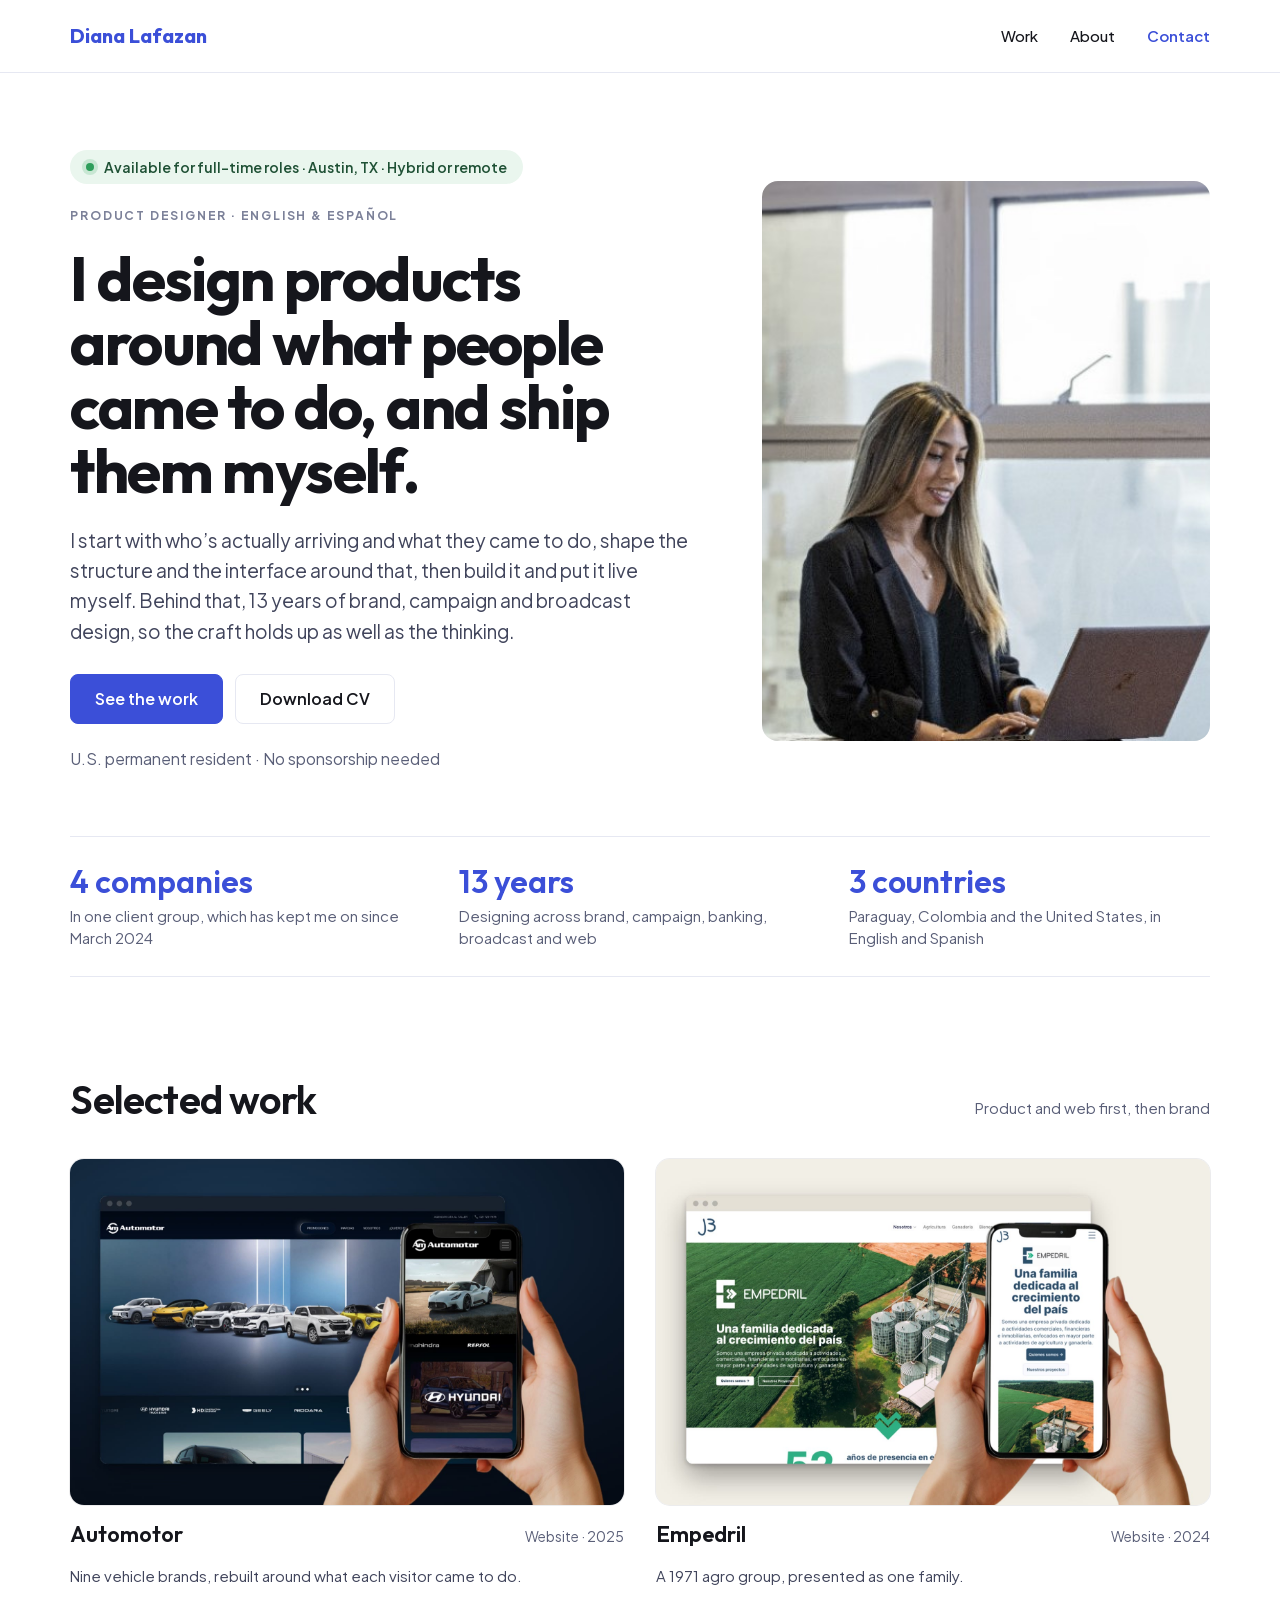
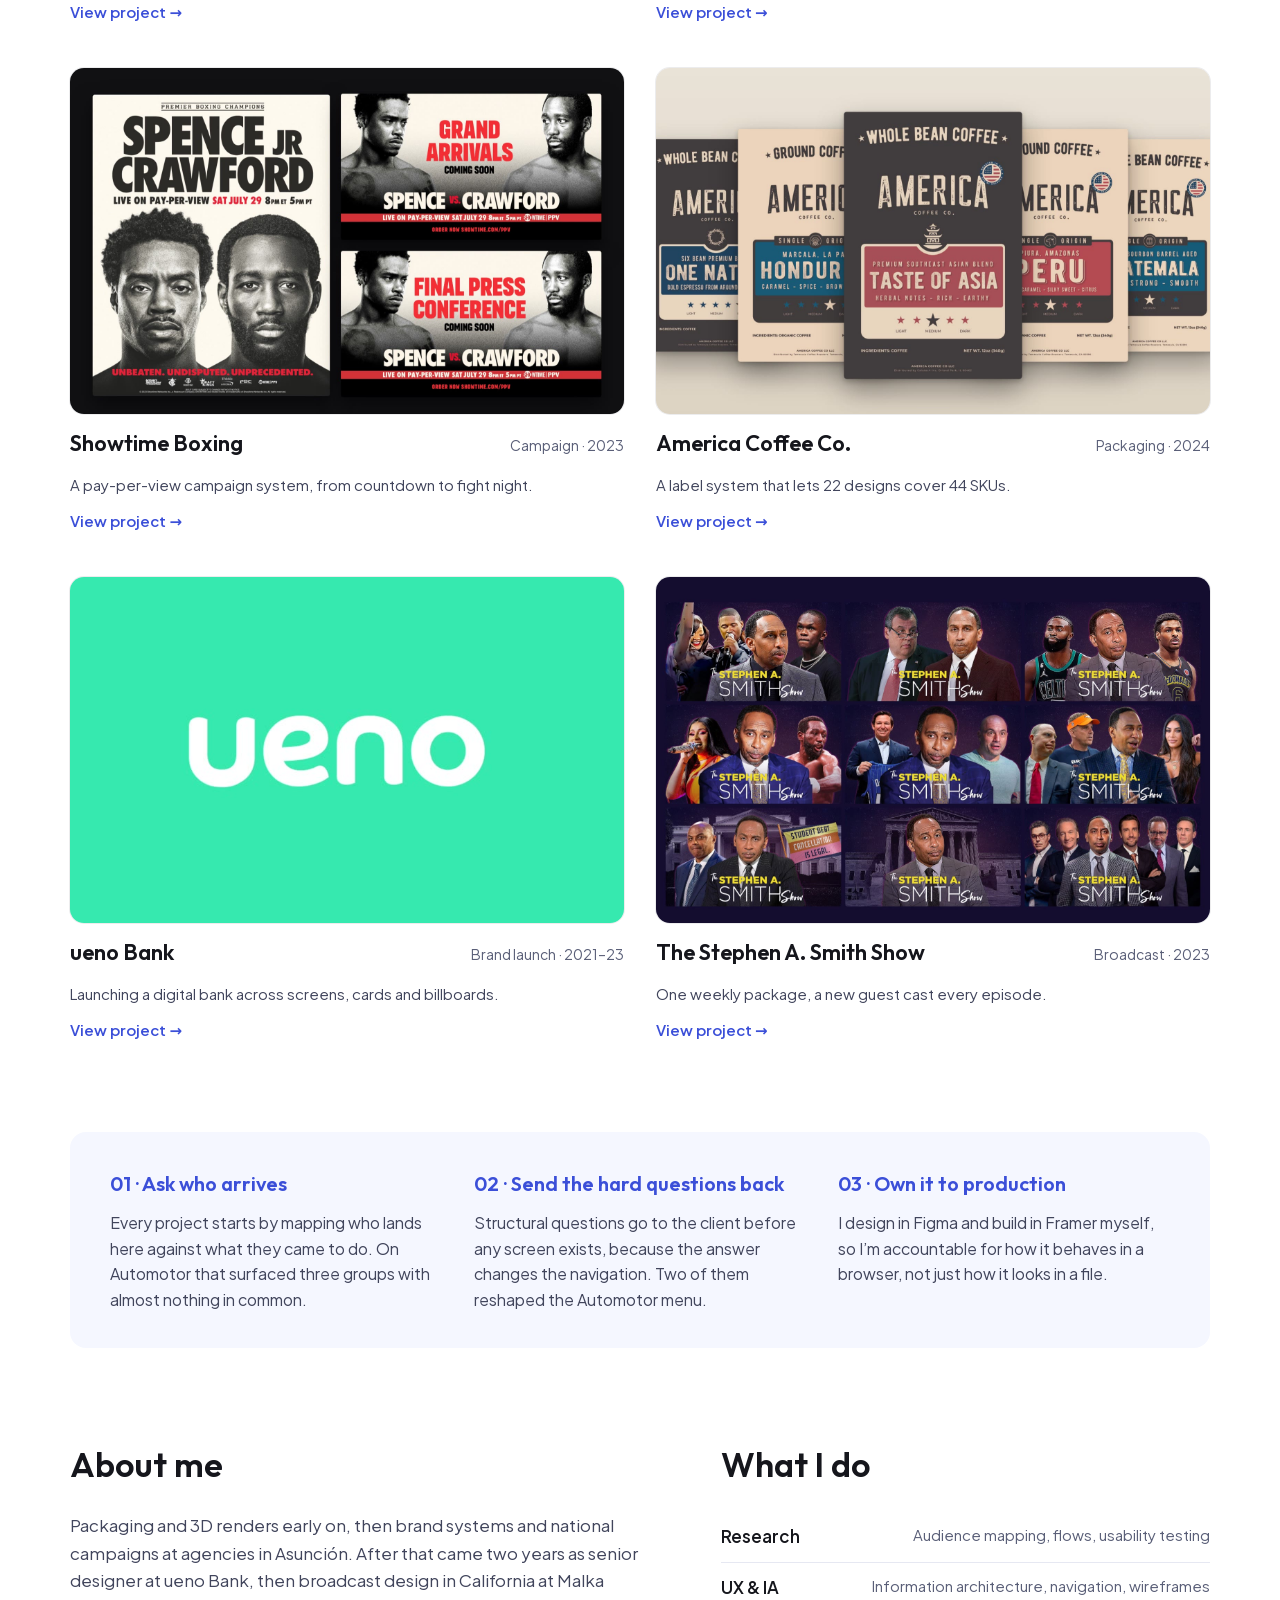
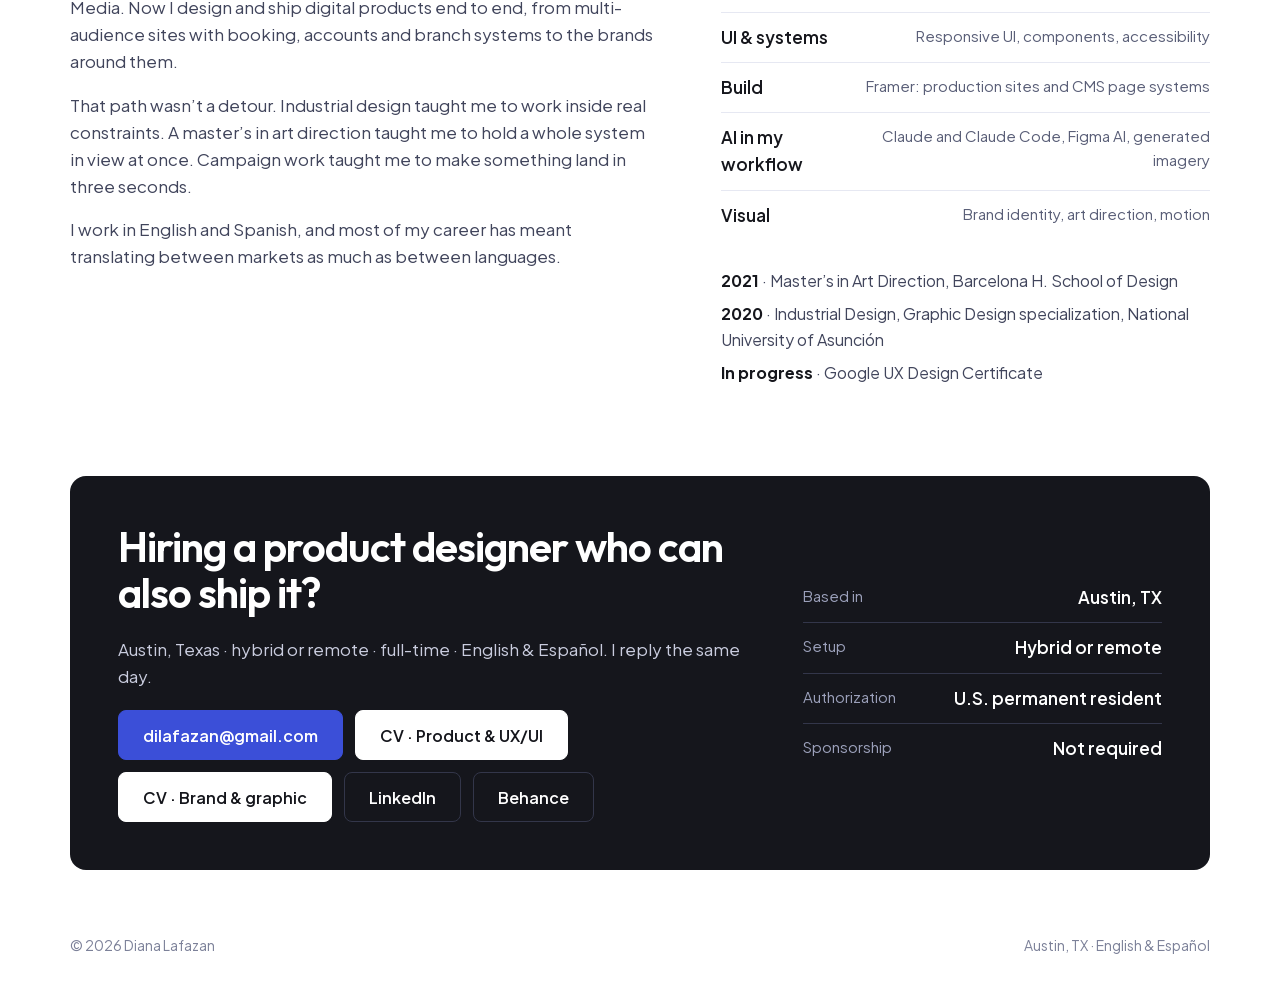
<file: index.html>
<!DOCTYPE html>
<html lang="en">
<head>
  <meta charset="utf-8">
  <meta name="viewport" content="width=device-width, initial-scale=1">
  <title>Diana Lafazan — Product Designer</title>
  <meta name="description" content="Diana Lafazan is a product designer in Austin, TX who takes products from the first research question to a live site, backed by 13 years of brand and campaign design.">
  <link rel="stylesheet" href="assets/css/site.css">
</head>
<body>
<!-- Generated by tools/build.py: edit the text there, not here. -->
<header class="site-header">
  <div class="wrap">
    <a class="brand-name" href="./">Diana Lafazan</a>
    <nav class="site-nav" aria-label="Main">
      <a href="./#work">Work</a>
      <a href="./#about">About</a>
      <a class="cta" href="./#contact">Contact</a>
    </nav>
  </div>
</header>
<main>
  <section class="hero">
    <div class="wrap">
      <div class="stack" style="gap: 22px;">
        <span class="status"><i aria-hidden="true"></i>Available for full-time roles · Austin, TX · Hybrid or remote</span>
        <span class="eyebrow">Product designer · English &amp; Español</span>
        <h1>I design products around what people came to do, and ship them myself.</h1>
        <p class="lede">I start with who’s actually arriving and what they came to do, shape the structure and the interface around that, then build it and put it live myself. Behind that, 13 years of brand, campaign and broadcast design, so the craft holds up as well as the thinking.</p>
        <div class="btn-row" style="padding-top: 6px;">
          <a class="btn primary" href="#work">See the work</a>
          <a class="btn" href="assets/Diana-Lafazan-CV-UX-UI-Designer.pdf" download>Download CV</a>
        </div>
        <p class="note">U.S. permanent resident · No sponsorship needed</p>
      </div>
      <figure class="portrait">
        <img src="assets/img/diana.jpg" alt="Diana Lafazan working on a laptop by a window">
      </figure>
    </div>
  </section>
  <div class="wrap">
    <section class="numbers" aria-label="At a glance">
      <div><b>4 companies</b><span>In one client group, which has kept me on since March 2024</span></div>
      <div><b>13 years</b><span>Designing across brand, campaign, banking, broadcast and web</span></div>
      <div><b>3 countries</b><span>Paraguay, Colombia and the United States, in English and Spanish</span></div>
    </section>
    <section class="section" id="work">
      <div class="section-head"><h2>Selected work</h2><span>Product and web first, then brand</span></div>
    <div class="grid">
      <a class="card" href="work/automotor.html">
        <div class="thumb"><img src="assets/img/card-automotor.jpg" alt="Automotor project cover" loading="lazy"></div>
        <div class="meta"><h3>Automotor</h3><span class="tag">Website · 2025</span></div>
        <p>Nine vehicle brands, rebuilt around what each visitor came to do.</p>
        <span class="go">View project →</span>
      </a>
      <a class="card" href="work/empedril.html">
        <div class="thumb"><img src="assets/img/card-empedril.jpg" alt="Empedril project cover" loading="lazy"></div>
        <div class="meta"><h3>Empedril</h3><span class="tag">Website · 2024</span></div>
        <p>A 1971 agro group, presented as one family.</p>
        <span class="go">View project →</span>
      </a>
      <a class="card" href="work/showtime.html">
        <div class="thumb"><img src="assets/img/card-showtime.jpg" alt="Showtime Boxing project cover" loading="lazy"></div>
        <div class="meta"><h3>Showtime Boxing</h3><span class="tag">Campaign · 2023</span></div>
        <p>A pay-per-view campaign system, from countdown to fight night.</p>
        <span class="go">View project →</span>
      </a>
      <a class="card" href="work/america-coffee.html">
        <div class="thumb"><img src="assets/img/card-america.jpg" alt="America Coffee Co. project cover" loading="lazy"></div>
        <div class="meta"><h3>America Coffee Co.</h3><span class="tag">Packaging · 2024</span></div>
        <p>A label system that lets 22 designs cover 44 SKUs.</p>
        <span class="go">View project →</span>
      </a>
      <a class="card" href="work/ueno.html">
        <div class="thumb"><video autoplay muted loop playsinline preload="metadata" poster="assets/img/ueno-logo-still.jpg" aria-label="ueno logo animation: the wordmark draws itself like flowing water"><source src="assets/img/ueno-logo-animation.mp4" type="video/mp4"></video><img class="still" src="assets/img/ueno-logo-still.jpg" alt="ueno logo animation: the wordmark draws itself like flowing water"></div>
        <div class="meta"><h3>ueno Bank</h3><span class="tag">Brand launch · 2021–23</span></div>
        <p>Launching a digital bank across screens, cards and billboards.</p>
        <span class="go">View project →</span>
      </a>
      <a class="card" href="work/stephen-a-smith.html">
        <div class="thumb"><img src="assets/img/card-sas.jpg" alt="The Stephen A. Smith Show project cover" loading="lazy"></div>
        <div class="meta"><h3>The Stephen A. Smith Show</h3><span class="tag">Broadcast · 2023</span></div>
        <p>One weekly package, a new guest cast every episode.</p>
        <span class="go">View project →</span>
      </a>
    </div>
    </section>
    <section class="section"><div class="how" aria-label="How I work">
      <div><h3>01 · Ask who arrives</h3><p>Every project starts by mapping who lands here against what they came to do. On Automotor that surfaced three groups with almost nothing in common.</p></div>
      <div><h3>02 · Send the hard questions back</h3><p>Structural questions go to the client before any screen exists, because the answer changes the navigation. Two of them reshaped the Automotor menu.</p></div>
      <div><h3>03 · Own it to production</h3><p>I design in Figma and build in Framer myself, so I’m accountable for how it behaves in a browser, not just how it looks in a file.</p></div>
    </div></section>
    <section class="section about" id="about">
      <div class="stack">
        <h2>About me</h2>
        <p>Packaging and 3D renders early on, then brand systems and national campaigns at agencies in Asunción. After that came two years as senior designer at ueno Bank, then broadcast design in California at Malka Media. Now I design and ship digital products end to end, from multi-audience sites with booking, accounts and branch systems to the brands around them.</p>
        <p>That path wasn’t a detour. Industrial design taught me to work inside real constraints. A master’s in art direction taught me to hold a whole system in view at once. Campaign work taught me to make something land in three seconds.</p>
        <p>I work in English and Spanish, and most of my career has meant translating between markets as much as between languages.</p>
      </div>
      <div class="stack">
        <h2>What I do</h2>
        <div class="rows">
          <div><b>Research</b><span>Audience mapping, flows, usability testing</span></div>
          <div><b>UX &amp; IA</b><span>Information architecture, navigation, wireframes</span></div>
          <div><b>UI &amp; systems</b><span>Responsive UI, components, accessibility</span></div>
          <div><b>Build</b><span>Framer: production sites and CMS page systems</span></div>
          <div><b>AI in my workflow</b><span>Claude and Claude Code, Figma AI, generated imagery</span></div>
          <div><b>Visual</b><span>Brand identity, art direction, motion</span></div>
        </div>
        <div class="edu">
          <span><strong>2021</strong> · Master’s in Art Direction, Barcelona H. School of Design</span>
          <span><strong>2020</strong> · Industrial Design, Graphic Design specialization, National University of Asunción</span>
          <span><strong>In progress</strong> · Google UX Design Certificate</span>
        </div>
      </div>
    </section>
    <section class="hire" id="contact">
      <div class="stack" style="gap: 20px;">
        <h2>Hiring a product designer who can also ship it?</h2>
        <p>Austin, Texas · hybrid or remote · full-time · English &amp; Español. I reply the same day.</p>
        <div class="btn-row">
          <a class="btn primary" href="mailto:dilafazan@gmail.com">dilafazan@gmail.com</a>
          <a class="btn white" href="assets/Diana-Lafazan-CV-UX-UI-Designer.pdf" download>CV · Product &amp; UX/UI</a>
          <a class="btn white" href="assets/Diana-Lafazan-CV-Brand-Designer.pdf" download>CV · Brand &amp; graphic</a>
          <a class="btn" href="https://www.linkedin.com/in/dianalafazan/" target="_blank" rel="noopener">LinkedIn</a>
          <a class="btn" href="https://www.behance.net/dilafazan" target="_blank" rel="noopener">Behance</a>
        </div>
      </div>
      <div class="rows">
        <div><span>Based in</span><b>Austin, TX</b></div>
        <div><span>Setup</span><b>Hybrid or remote</b></div>
        <div><span>Authorization</span><b>U.S. permanent resident</b></div>
        <div><span>Sponsorship</span><b>Not required</b></div>
      </div>
    </section>
  </div>
</main>
<footer class="site-footer">
  <div class="wrap"><span>© 2026 Diana Lafazan</span><span>Austin, TX · English &amp; Español</span></div>
</footer>
</body>
</html>
</file>
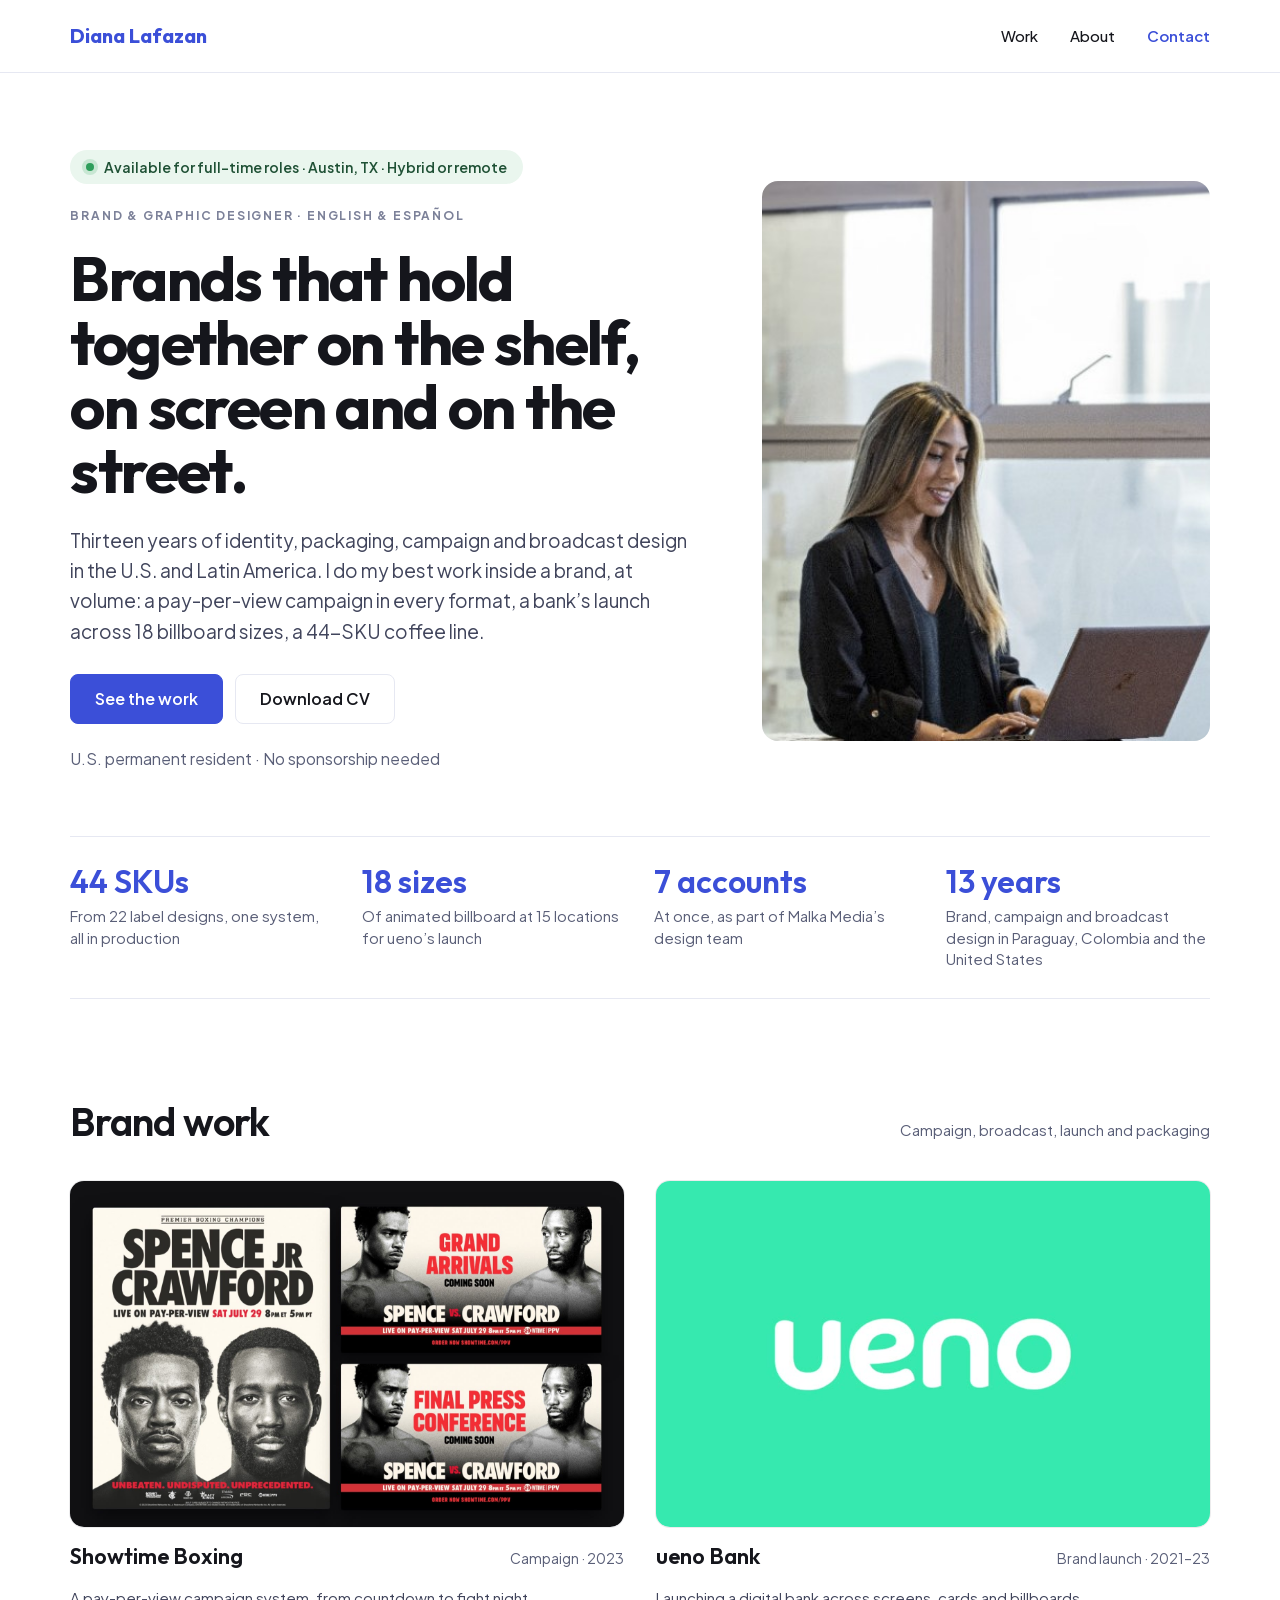
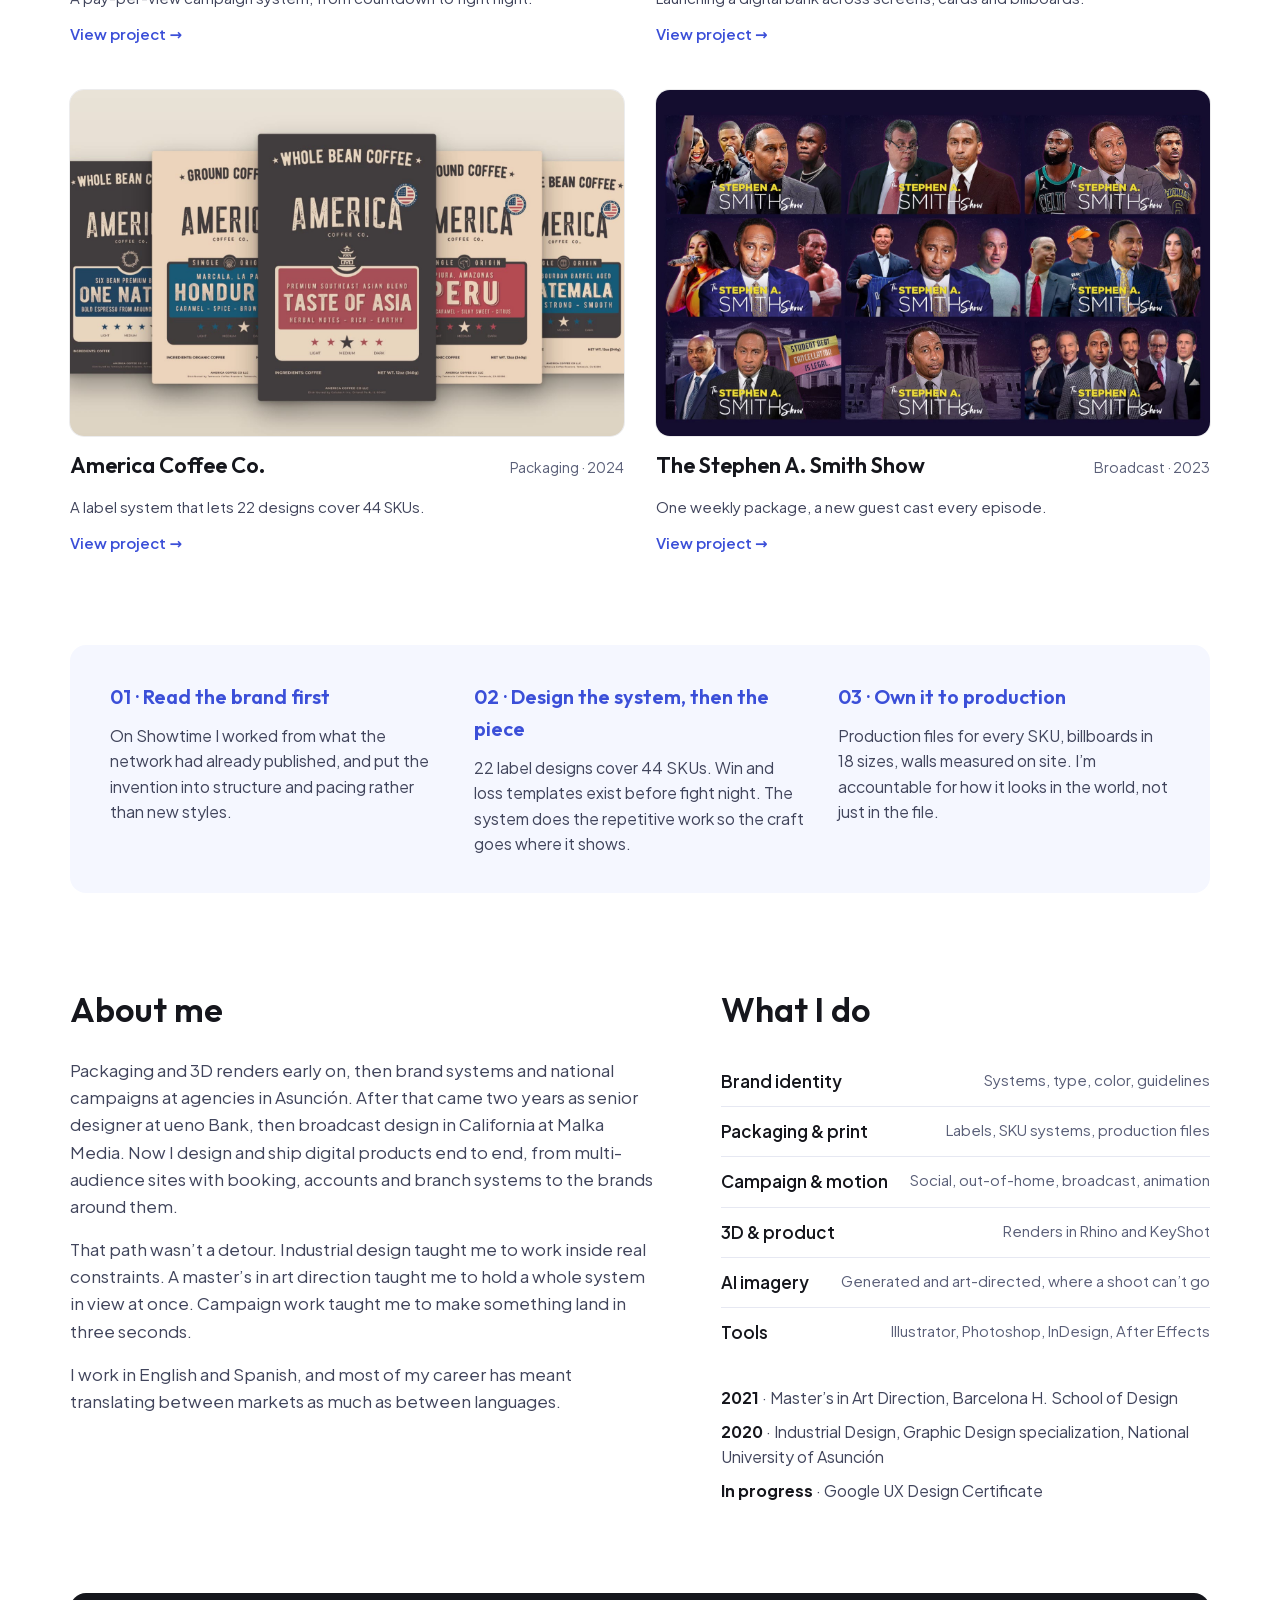
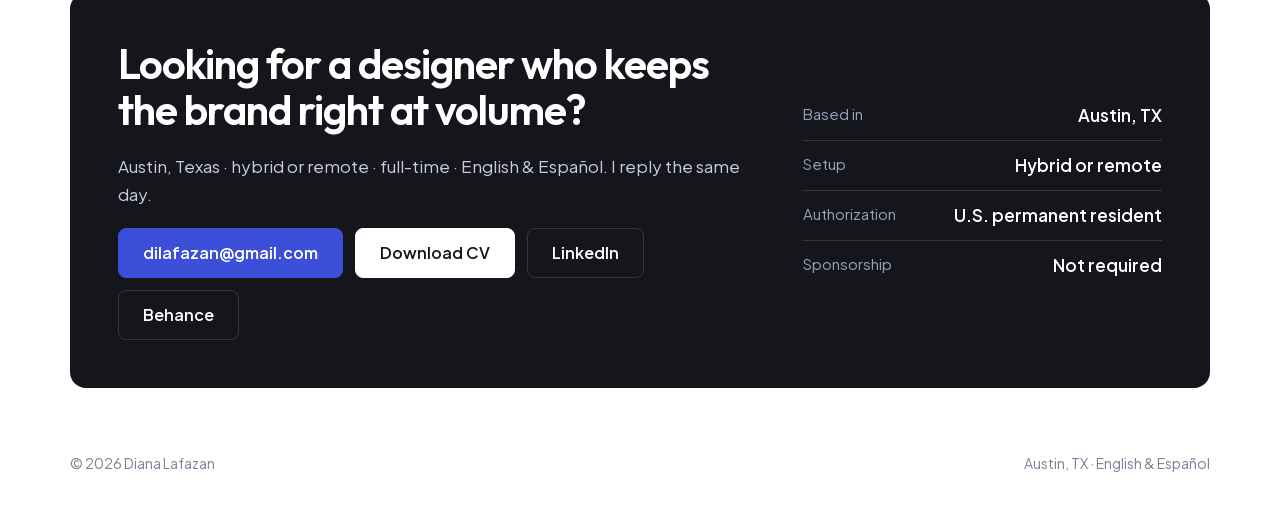
<file: brand/index.html>
<!DOCTYPE html>
<html lang="en">
<head>
  <meta charset="utf-8">
  <meta name="viewport" content="width=device-width, initial-scale=1">
  <title>Diana Lafazan — Brand &amp; Graphic Designer</title>
  <meta name="description" content="Brand, packaging, campaign and broadcast design by Diana Lafazan: Showtime, ueno Bank, America Coffee, The Stephen A. Smith Show.">
  <link rel="stylesheet" href="../assets/css/site.css">
</head>
<body>
<!-- Generated by tools/build.py: edit the text there, not here. -->
<header class="site-header">
  <div class="wrap">
    <a class="brand-name" href="./">Diana Lafazan</a>
    <nav class="site-nav" aria-label="Main">
      <a href="./#work">Work</a>
      <a href="./#about">About</a>
      <a class="cta" href="./#contact">Contact</a>
    </nav>
  </div>
</header>
<main>
  <section class="hero">
    <div class="wrap">
      <div class="stack" style="gap: 22px;">
        <span class="status"><i aria-hidden="true"></i>Available for full-time roles · Austin, TX · Hybrid or remote</span>
        <span class="eyebrow">Brand &amp; graphic designer · English &amp; Español</span>
        <h1>Brands that hold together on the shelf, on screen and on the street.</h1>
        <p class="lede">Thirteen years of identity, packaging, campaign and broadcast design in the U.S. and Latin America. I do my best work inside a brand, at volume: a pay-per-view campaign in every format, a bank’s launch across 18 billboard sizes, a 44-SKU coffee line.</p>
        <div class="btn-row" style="padding-top: 6px;">
          <a class="btn primary" href="#work">See the work</a>
          <a class="btn" href="../assets/Diana-Lafazan-CV-Brand-Designer.pdf" download>Download CV</a>
        </div>
        <p class="note">U.S. permanent resident · No sponsorship needed</p>
      </div>
      <figure class="portrait">
        <img src="../assets/img/diana.jpg" alt="Diana Lafazan working on a laptop by a window">
      </figure>
    </div>
  </section>
  <div class="wrap">
    <section class="numbers" aria-label="At a glance">
      <div><b>44 SKUs</b><span>From 22 label designs, one system, all in production</span></div>
      <div><b>18 sizes</b><span>Of animated billboard at 15 locations for ueno’s launch</span></div>
      <div><b>7 accounts</b><span>At once, as part of Malka Media’s design team</span></div>
      <div><b>13 years</b><span>Brand, campaign and broadcast design in Paraguay, Colombia and the United States</span></div>
    </section>
    <section class="section" id="work">
      <div class="section-head"><h2>Brand work</h2><span>Campaign, broadcast, launch and packaging</span></div>
    <div class="grid">
      <a class="card" href="../work/showtime.html">
        <div class="thumb"><img src="../assets/img/card-showtime.jpg" alt="Showtime Boxing project cover" loading="lazy"></div>
        <div class="meta"><h3>Showtime Boxing</h3><span class="tag">Campaign · 2023</span></div>
        <p>A pay-per-view campaign system, from countdown to fight night.</p>
        <span class="go">View project →</span>
      </a>
      <a class="card" href="../work/ueno.html">
        <div class="thumb"><video autoplay muted loop playsinline preload="metadata" poster="../assets/img/ueno-logo-still.jpg" aria-label="ueno logo animation: the wordmark draws itself like flowing water"><source src="../assets/img/ueno-logo-animation.mp4" type="video/mp4"></video><img class="still" src="../assets/img/ueno-logo-still.jpg" alt="ueno logo animation: the wordmark draws itself like flowing water"></div>
        <div class="meta"><h3>ueno Bank</h3><span class="tag">Brand launch · 2021–23</span></div>
        <p>Launching a digital bank across screens, cards and billboards.</p>
        <span class="go">View project →</span>
      </a>
      <a class="card" href="../work/america-coffee.html">
        <div class="thumb"><img src="../assets/img/card-america.jpg" alt="America Coffee Co. project cover" loading="lazy"></div>
        <div class="meta"><h3>America Coffee Co.</h3><span class="tag">Packaging · 2024</span></div>
        <p>A label system that lets 22 designs cover 44 SKUs.</p>
        <span class="go">View project →</span>
      </a>
      <a class="card" href="../work/stephen-a-smith.html">
        <div class="thumb"><img src="../assets/img/card-sas.jpg" alt="The Stephen A. Smith Show project cover" loading="lazy"></div>
        <div class="meta"><h3>The Stephen A. Smith Show</h3><span class="tag">Broadcast · 2023</span></div>
        <p>One weekly package, a new guest cast every episode.</p>
        <span class="go">View project →</span>
      </a>
    </div>
    </section>
    <section class="section"><div class="how" aria-label="How I work">
      <div><h3>01 · Read the brand first</h3><p>On Showtime I worked from what the network had already published, and put the invention into structure and pacing rather than new styles.</p></div>
      <div><h3>02 · Design the system, then the piece</h3><p>22 label designs cover 44 SKUs. Win and loss templates exist before fight night. The system does the repetitive work so the craft goes where it shows.</p></div>
      <div><h3>03 · Own it to production</h3><p>Production files for every SKU, billboards in 18 sizes, walls measured on site. I’m accountable for how it looks in the world, not just in the file.</p></div>
    </div></section>
    <section class="section about" id="about">
      <div class="stack">
        <h2>About me</h2>
        <p>Packaging and 3D renders early on, then brand systems and national campaigns at agencies in Asunción. After that came two years as senior designer at ueno Bank, then broadcast design in California at Malka Media. Now I design and ship digital products end to end, from multi-audience sites with booking, accounts and branch systems to the brands around them.</p>
        <p>That path wasn’t a detour. Industrial design taught me to work inside real constraints. A master’s in art direction taught me to hold a whole system in view at once. Campaign work taught me to make something land in three seconds.</p>
        <p>I work in English and Spanish, and most of my career has meant translating between markets as much as between languages.</p>
      </div>
      <div class="stack">
        <h2>What I do</h2>
        <div class="rows">
          <div><b>Brand identity</b><span>Systems, type, color, guidelines</span></div>
          <div><b>Packaging &amp; print</b><span>Labels, SKU systems, production files</span></div>
          <div><b>Campaign &amp; motion</b><span>Social, out-of-home, broadcast, animation</span></div>
          <div><b>3D &amp; product</b><span>Renders in Rhino and KeyShot</span></div>
          <div><b>AI imagery</b><span>Generated and art-directed, where a shoot can’t go</span></div>
          <div><b>Tools</b><span>Illustrator, Photoshop, InDesign, After Effects</span></div>
        </div>
        <div class="edu">
          <span><strong>2021</strong> · Master’s in Art Direction, Barcelona H. School of Design</span>
          <span><strong>2020</strong> · Industrial Design, Graphic Design specialization, National University of Asunción</span>
          <span><strong>In progress</strong> · Google UX Design Certificate</span>
        </div>
      </div>
    </section>
    <section class="hire" id="contact">
      <div class="stack" style="gap: 20px;">
        <h2>Looking for a designer who keeps the brand right at volume?</h2>
        <p>Austin, Texas · hybrid or remote · full-time · English &amp; Español. I reply the same day.</p>
        <div class="btn-row">
          <a class="btn primary" href="mailto:dilafazan@gmail.com">dilafazan@gmail.com</a>
          <a class="btn white" href="../assets/Diana-Lafazan-CV-Brand-Designer.pdf" download>Download CV</a>
          <a class="btn" href="https://www.linkedin.com/in/dianalafazan/" target="_blank" rel="noopener">LinkedIn</a>
          <a class="btn" href="https://www.behance.net/dilafazan" target="_blank" rel="noopener">Behance</a>
        </div>
      </div>
      <div class="rows">
        <div><span>Based in</span><b>Austin, TX</b></div>
        <div><span>Setup</span><b>Hybrid or remote</b></div>
        <div><span>Authorization</span><b>U.S. permanent resident</b></div>
        <div><span>Sponsorship</span><b>Not required</b></div>
      </div>
    </section>
  </div>
</main>
<footer class="site-footer">
  <div class="wrap"><span>© 2026 Diana Lafazan</span><span>Austin, TX · English &amp; Español</span></div>
</footer>
</body>
</html>
</file>
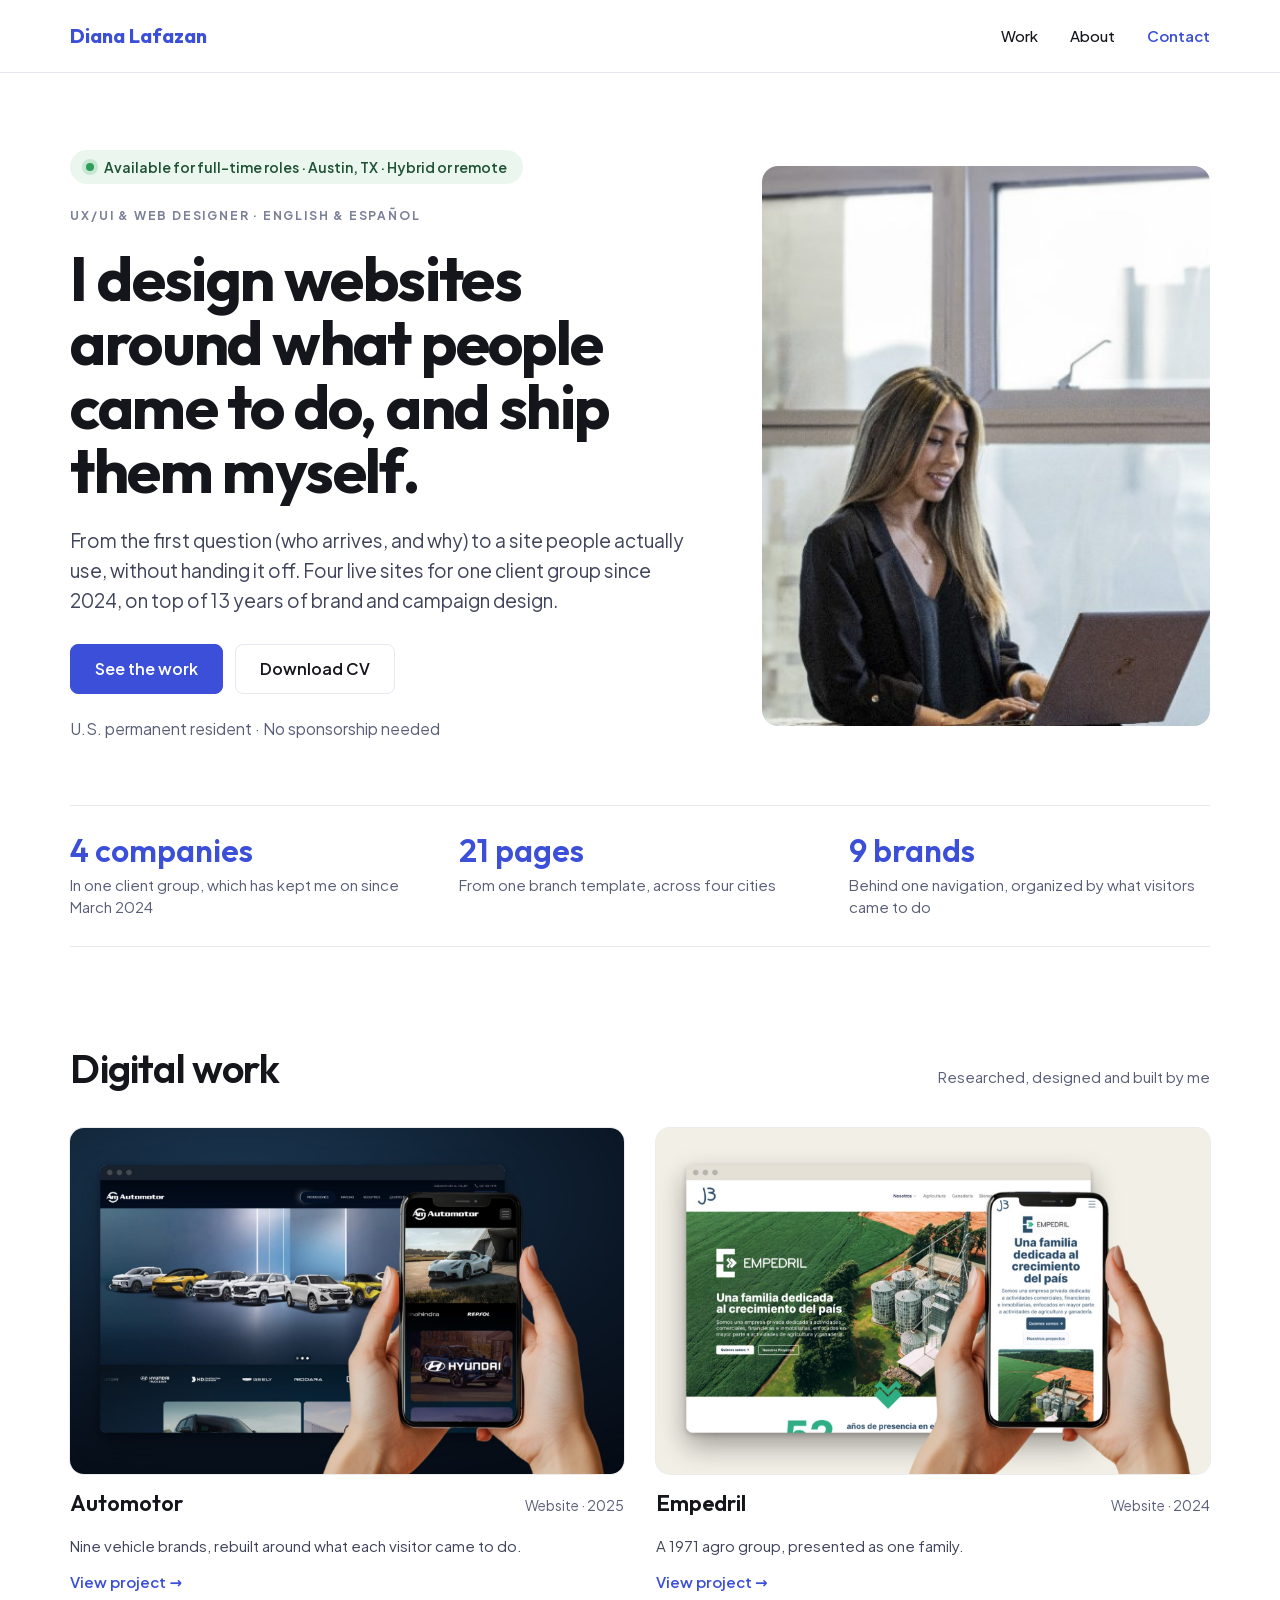
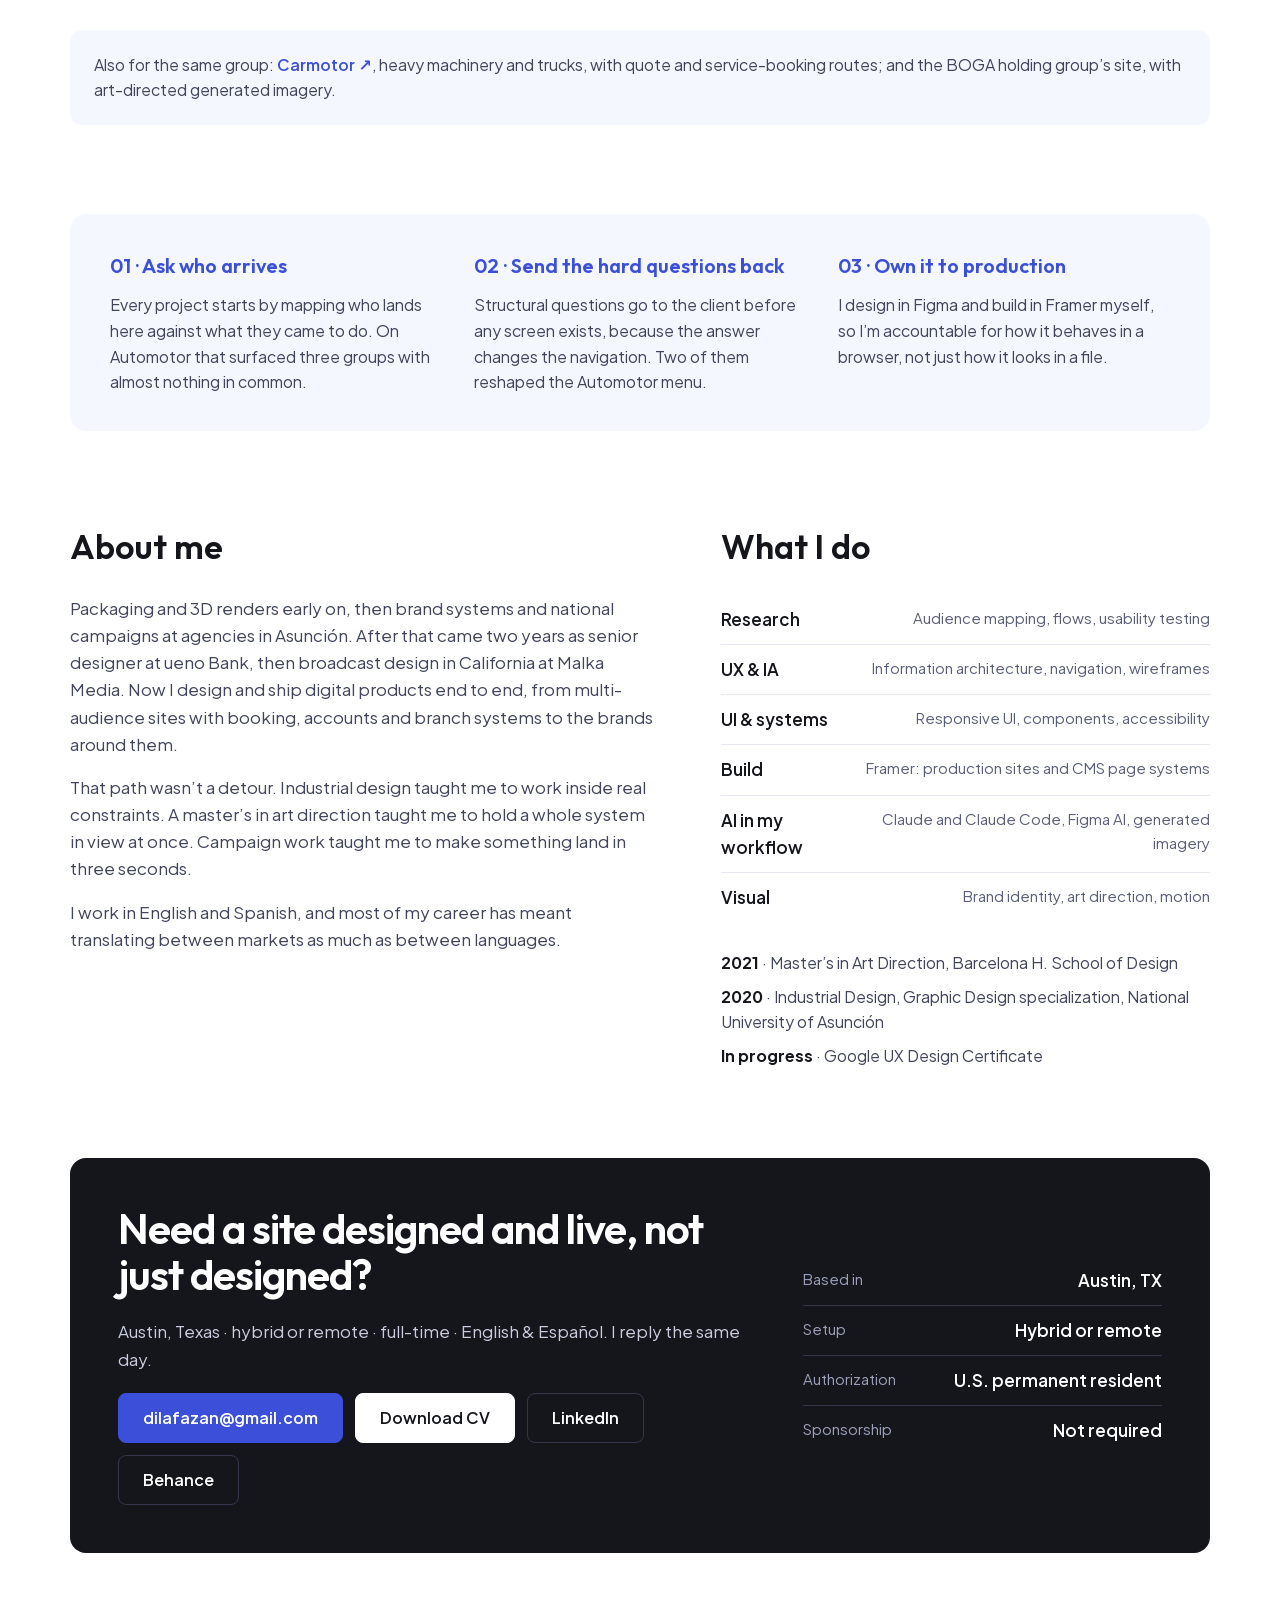
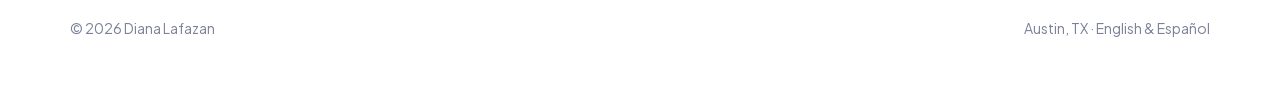
<file: digital/index.html>
<!DOCTYPE html>
<html lang="en">
<head>
  <meta charset="utf-8">
  <meta name="viewport" content="width=device-width, initial-scale=1">
  <title>Diana Lafazan — UX/UI &amp; Web Designer</title>
  <meta name="description" content="Websites researched, designed and built in Framer by Diana Lafazan: Automotor and Empedril.">
  <link rel="stylesheet" href="../assets/css/site.css">
</head>
<body>
<!-- Generated by tools/build.py: edit the text there, not here. -->
<header class="site-header">
  <div class="wrap">
    <a class="brand-name" href="./">Diana Lafazan</a>
    <nav class="site-nav" aria-label="Main">
      <a href="./#work">Work</a>
      <a href="./#about">About</a>
      <a class="cta" href="./#contact">Contact</a>
    </nav>
  </div>
</header>
<main>
  <section class="hero">
    <div class="wrap">
      <div class="stack" style="gap: 22px;">
        <span class="status"><i aria-hidden="true"></i>Available for full-time roles · Austin, TX · Hybrid or remote</span>
        <span class="eyebrow">UX/UI &amp; web designer · English &amp; Español</span>
        <h1>I design websites around what people came to do, and ship them myself.</h1>
        <p class="lede">From the first question (who arrives, and why) to a site people actually use, without handing it off. Four live sites for one client group since 2024, on top of 13 years of brand and campaign design.</p>
        <div class="btn-row" style="padding-top: 6px;">
          <a class="btn primary" href="#work">See the work</a>
          <a class="btn" href="../assets/Diana-Lafazan-CV-UX-UI-Designer.pdf" download>Download CV</a>
        </div>
        <p class="note">U.S. permanent resident · No sponsorship needed</p>
      </div>
      <figure class="portrait">
        <img src="../assets/img/diana.jpg" alt="Diana Lafazan working on a laptop by a window">
      </figure>
    </div>
  </section>
  <div class="wrap">
    <section class="numbers" aria-label="At a glance">
      <div><b>4 companies</b><span>In one client group, which has kept me on since March 2024</span></div>
      <div><b>21 pages</b><span>From one branch template, across four cities</span></div>
      <div><b>9 brands</b><span>Behind one navigation, organized by what visitors came to do</span></div>
    </section>
    <section class="section" id="work">
      <div class="section-head"><h2>Digital work</h2><span>Researched, designed and built by me</span></div>
    <div class="grid">
      <a class="card" href="../work/automotor.html">
        <div class="thumb"><img src="../assets/img/card-automotor.jpg" alt="Automotor project cover" loading="lazy"></div>
        <div class="meta"><h3>Automotor</h3><span class="tag">Website · 2025</span></div>
        <p>Nine vehicle brands, rebuilt around what each visitor came to do.</p>
        <span class="go">View project →</span>
      </a>
      <a class="card" href="../work/empedril.html">
        <div class="thumb"><img src="../assets/img/card-empedril.jpg" alt="Empedril project cover" loading="lazy"></div>
        <div class="meta"><h3>Empedril</h3><span class="tag">Website · 2024</span></div>
        <p>A 1971 agro group, presented as one family.</p>
        <span class="go">View project →</span>
      </a>
    </div>
      <p class="also">Also for the same group: <a href="https://carmotor.com.py" target="_blank" rel="noopener">Carmotor ↗</a>, heavy machinery and trucks, with quote and service-booking routes; and the BOGA holding group’s site, with art-directed generated imagery.</p>
    </section>
    <section class="section"><div class="how" aria-label="How I work">
      <div><h3>01 · Ask who arrives</h3><p>Every project starts by mapping who lands here against what they came to do. On Automotor that surfaced three groups with almost nothing in common.</p></div>
      <div><h3>02 · Send the hard questions back</h3><p>Structural questions go to the client before any screen exists, because the answer changes the navigation. Two of them reshaped the Automotor menu.</p></div>
      <div><h3>03 · Own it to production</h3><p>I design in Figma and build in Framer myself, so I’m accountable for how it behaves in a browser, not just how it looks in a file.</p></div>
    </div></section>
    <section class="section about" id="about">
      <div class="stack">
        <h2>About me</h2>
        <p>Packaging and 3D renders early on, then brand systems and national campaigns at agencies in Asunción. After that came two years as senior designer at ueno Bank, then broadcast design in California at Malka Media. Now I design and ship digital products end to end, from multi-audience sites with booking, accounts and branch systems to the brands around them.</p>
        <p>That path wasn’t a detour. Industrial design taught me to work inside real constraints. A master’s in art direction taught me to hold a whole system in view at once. Campaign work taught me to make something land in three seconds.</p>
        <p>I work in English and Spanish, and most of my career has meant translating between markets as much as between languages.</p>
      </div>
      <div class="stack">
        <h2>What I do</h2>
        <div class="rows">
          <div><b>Research</b><span>Audience mapping, flows, usability testing</span></div>
          <div><b>UX &amp; IA</b><span>Information architecture, navigation, wireframes</span></div>
          <div><b>UI &amp; systems</b><span>Responsive UI, components, accessibility</span></div>
          <div><b>Build</b><span>Framer: production sites and CMS page systems</span></div>
          <div><b>AI in my workflow</b><span>Claude and Claude Code, Figma AI, generated imagery</span></div>
          <div><b>Visual</b><span>Brand identity, art direction, motion</span></div>
        </div>
        <div class="edu">
          <span><strong>2021</strong> · Master’s in Art Direction, Barcelona H. School of Design</span>
          <span><strong>2020</strong> · Industrial Design, Graphic Design specialization, National University of Asunción</span>
          <span><strong>In progress</strong> · Google UX Design Certificate</span>
        </div>
      </div>
    </section>
    <section class="hire" id="contact">
      <div class="stack" style="gap: 20px;">
        <h2>Need a site designed and live, not just designed?</h2>
        <p>Austin, Texas · hybrid or remote · full-time · English &amp; Español. I reply the same day.</p>
        <div class="btn-row">
          <a class="btn primary" href="mailto:dilafazan@gmail.com">dilafazan@gmail.com</a>
          <a class="btn white" href="../assets/Diana-Lafazan-CV-UX-UI-Designer.pdf" download>Download CV</a>
          <a class="btn" href="https://www.linkedin.com/in/dianalafazan/" target="_blank" rel="noopener">LinkedIn</a>
          <a class="btn" href="https://www.behance.net/dilafazan" target="_blank" rel="noopener">Behance</a>
        </div>
      </div>
      <div class="rows">
        <div><span>Based in</span><b>Austin, TX</b></div>
        <div><span>Setup</span><b>Hybrid or remote</b></div>
        <div><span>Authorization</span><b>U.S. permanent resident</b></div>
        <div><span>Sponsorship</span><b>Not required</b></div>
      </div>
    </section>
  </div>
</main>
<footer class="site-footer">
  <div class="wrap"><span>© 2026 Diana Lafazan</span><span>Austin, TX · English &amp; Español</span></div>
</footer>
</body>
</html>
</file>
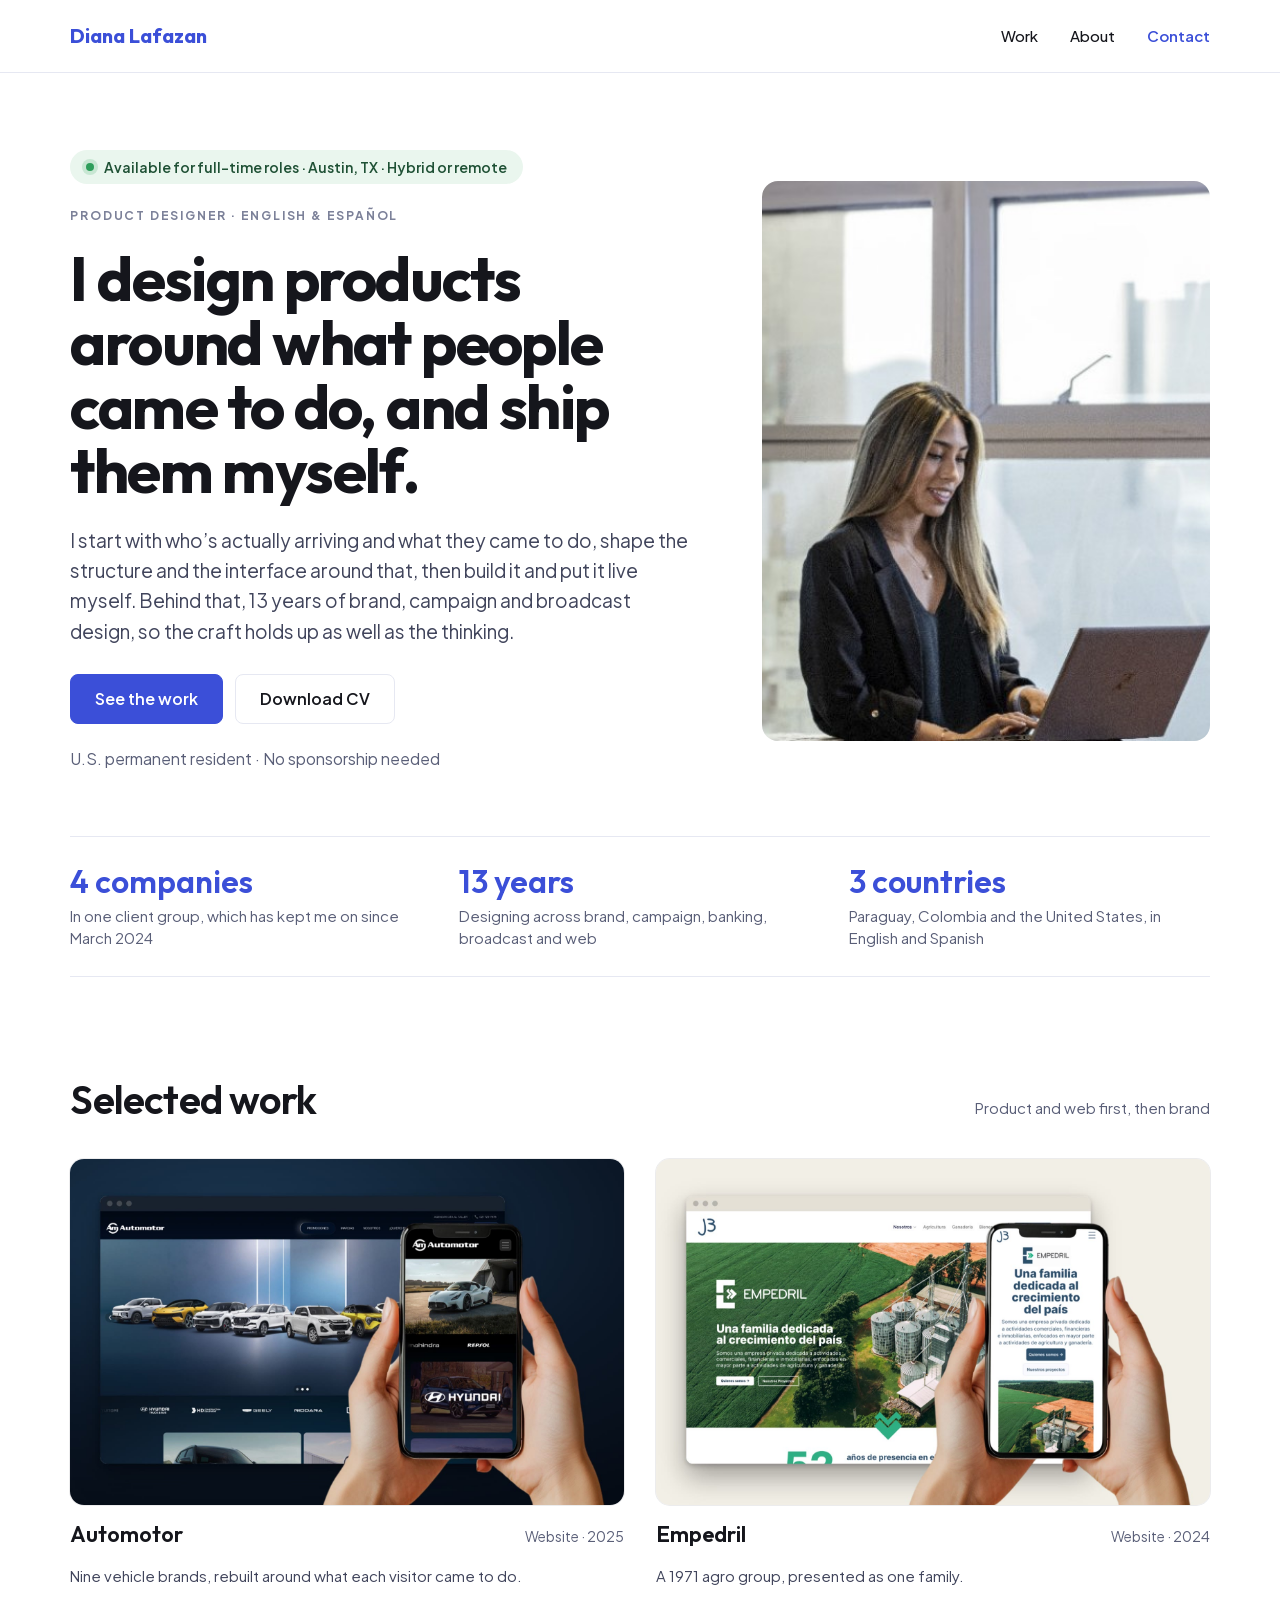
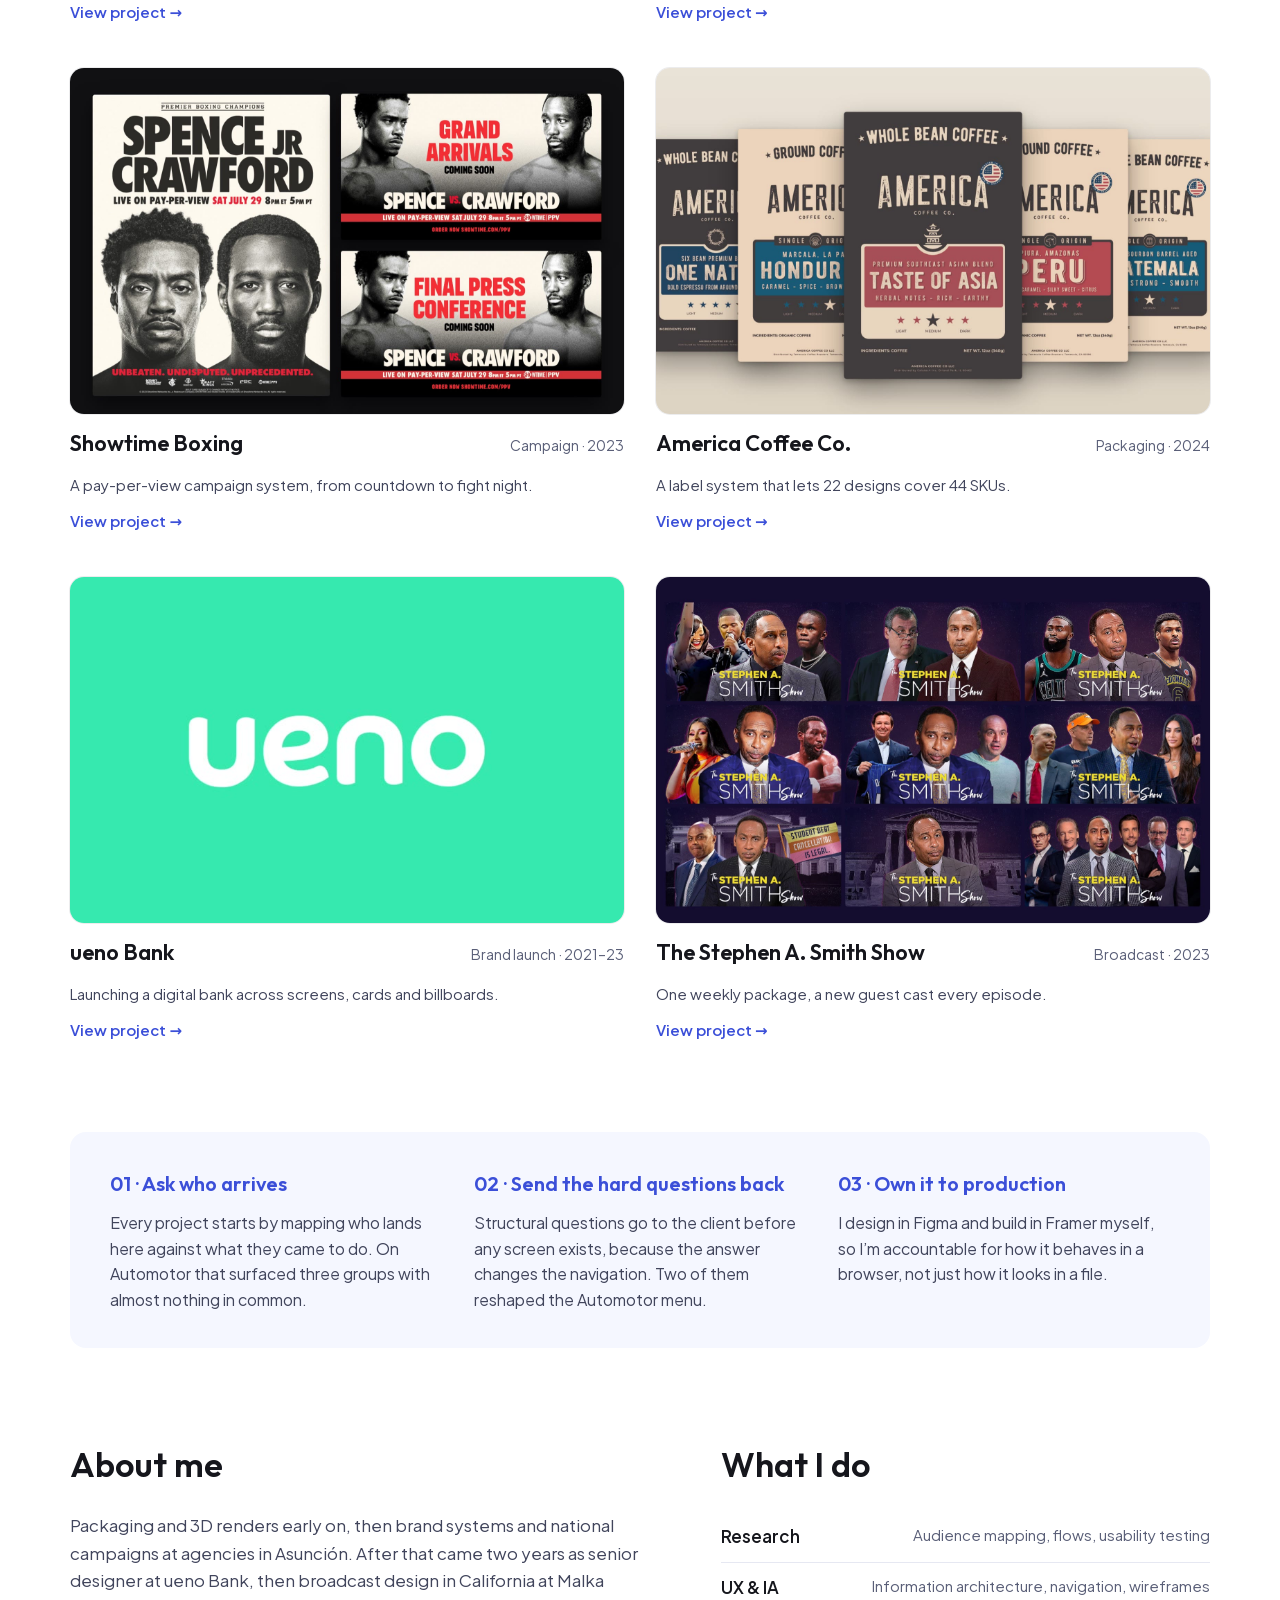
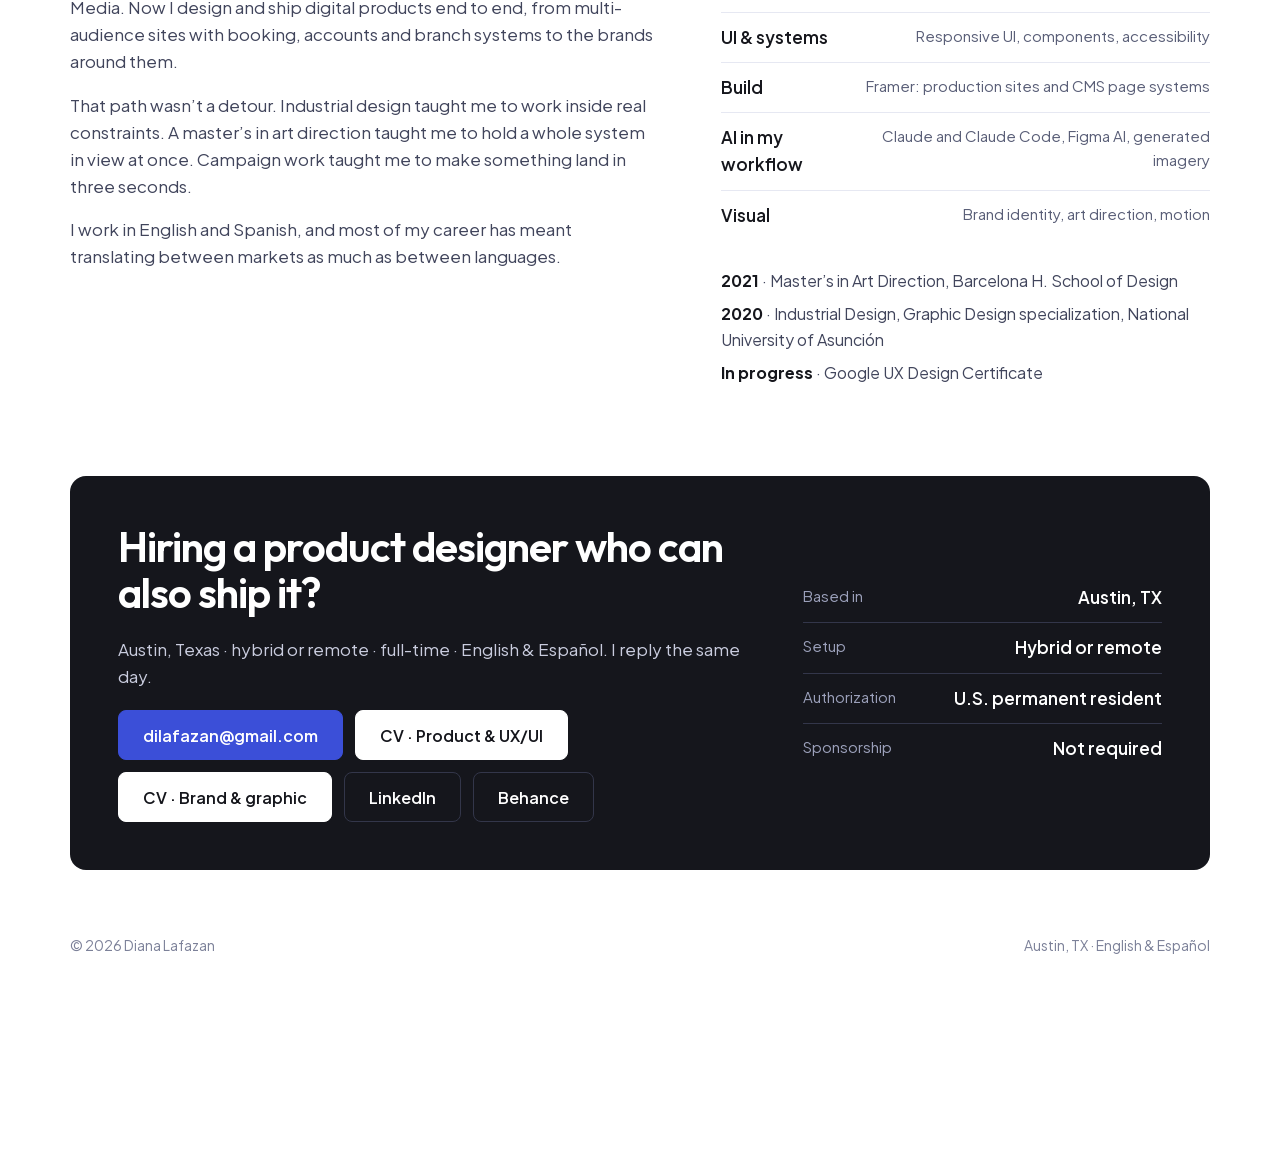
<file: work/index.html>
<!DOCTYPE html>
<html lang="en"><head><meta charset="utf-8"><title>Work — Diana Lafazan</title>
<meta http-equiv="refresh" content="0; url=../#work"><link rel="canonical" href="../#work"></head>
<body><a href="../#work">Diana Lafazan — work</a></body></html>
</file>
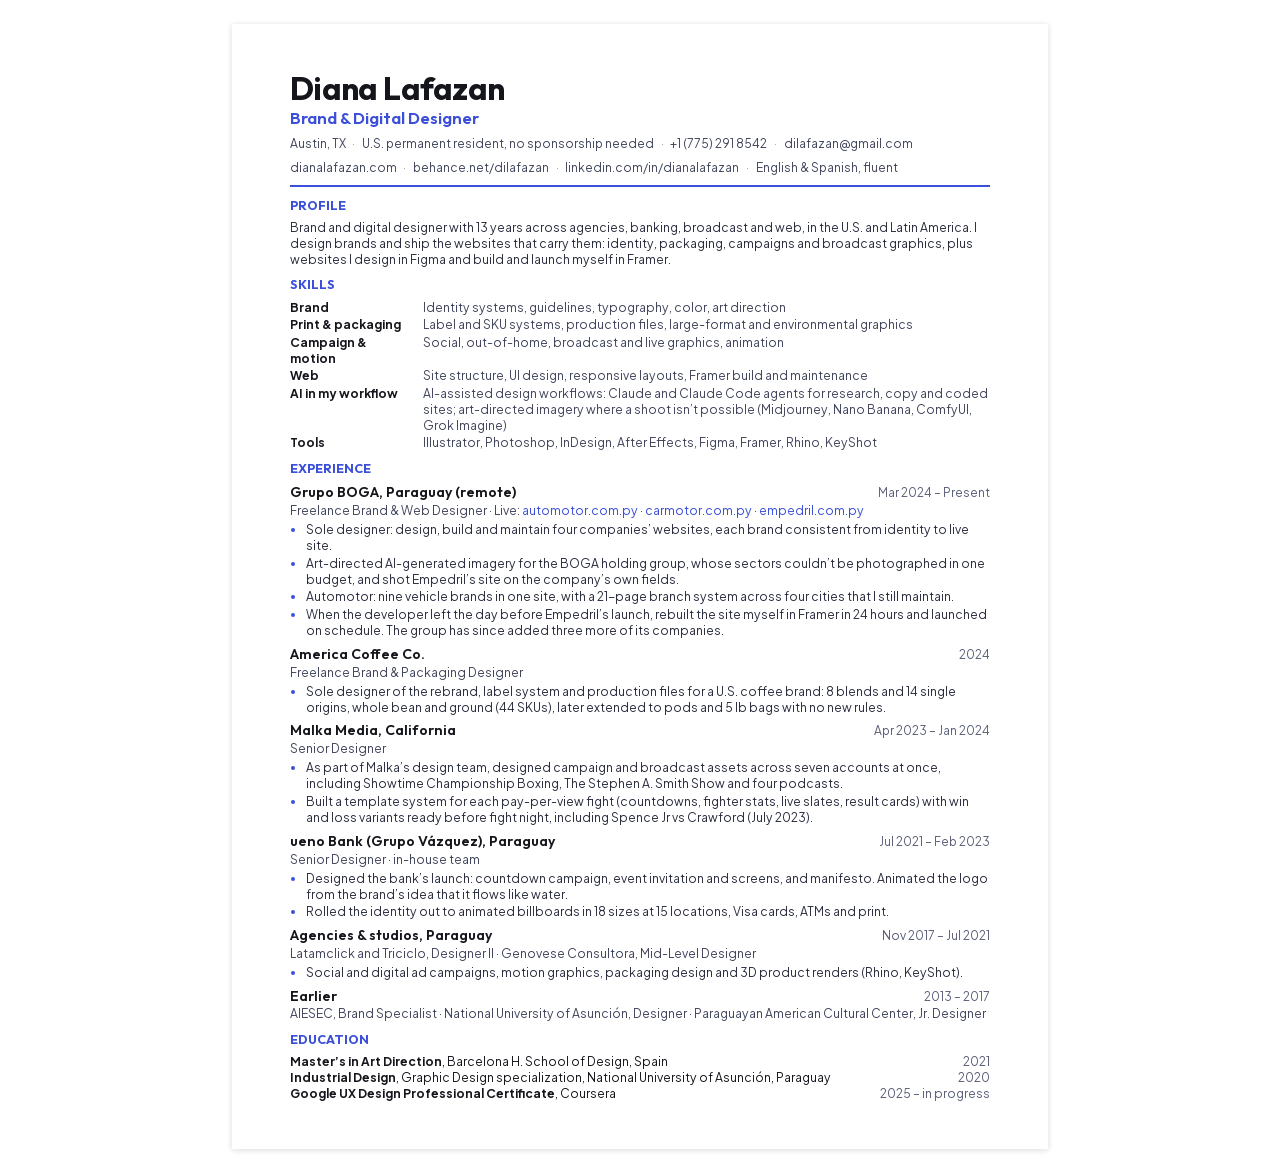
<file: cv/brand.html>
<!DOCTYPE html>
<html lang="en">
<head>
  <meta charset="utf-8">
  <title>Diana Lafazan — Brand &amp; Digital Designer — CV</title>
  <link rel="stylesheet" href="cv.css">
</head>
<body>

<header>
  <h1>Diana Lafazan</h1>
  <div class="title">Brand &amp; Digital Designer</div>
  <div class="contact">
    <span>Austin, TX</span><span>U.S. permanent resident, no sponsorship needed</span><span>+1 (775) 291 8542</span><span><a href="mailto:dilafazan@gmail.com">dilafazan@gmail.com</a></span>
  </div>
  <div class="contact">
    <span><a href="https://dianalafazan.com">dianalafazan.com</a></span><span><a href="https://www.behance.net/dilafazan">behance.net/dilafazan</a></span><span><a href="https://www.linkedin.com/in/dianalafazan/">linkedin.com/in/dianalafazan</a></span><span>English &amp; Spanish, fluent</span>
  </div>
</header>

<section>
  <h2>Profile</h2>
  <p class="summary">Brand and digital designer with 13 years across agencies, banking, broadcast and web, in the U.S. and Latin America. I design brands and ship the websites that carry them: identity, packaging, campaigns and broadcast graphics, plus websites I design in Figma and build and launch myself in Framer.</p>
</section>

<section>
  <h2>Skills</h2>
  <div class="skills">
    <b>Brand</b><span>Identity systems, guidelines, typography, color, art direction</span>
    <b>Print &amp; packaging</b><span>Label and SKU systems, production files, large-format and environmental graphics</span>
    <b>Campaign &amp; motion</b><span>Social, out-of-home, broadcast and live graphics, animation</span>
    <b>Web</b><span>Site structure, UI design, responsive layouts, Framer build and maintenance</span>
    <b>AI in my workflow</b><span>AI-assisted design workflows: Claude and Claude Code agents for research, copy and coded sites; art-directed imagery where a shoot isn’t possible (Midjourney, Nano Banana, ComfyUI, Grok Imagine)</span>
    <b>Tools</b><span>Illustrator, Photoshop, InDesign, After Effects, Figma, Framer, Rhino, KeyShot</span>
  </div>
</section>

<section>
  <h2>Experience</h2>

  <div class="job">
    <div class="job-head"><h3>Grupo BOGA, Paraguay (remote)</h3><span class="when">Mar 2024 – Present</span></div>
    <div class="role">Freelance Brand &amp; Web Designer · Live: <a href="https://automotor.com.py">automotor.com.py</a> · <a href="https://carmotor.com.py">carmotor.com.py</a> · <a href="https://empedril.com.py">empedril.com.py</a></div>
    <ul>
      <li>Sole designer: design, build and maintain four companies’ websites, each brand consistent from identity to live site.</li>
      <li>Art-directed AI-generated imagery for the BOGA holding group, whose sectors couldn’t be photographed in one budget, and shot Empedril’s site on the company’s own fields.</li>
      <li>Automotor: nine vehicle brands in one site, with a 21-page branch system across four cities that I still maintain.</li>
      <li>When the developer left the day before Empedril’s launch, rebuilt the site myself in Framer in 24 hours and launched on schedule. The group has since added three more of its companies.</li>
    </ul>
  </div>

  <div class="job">
    <div class="job-head"><h3>America Coffee Co.</h3><span class="when">2024</span></div>
    <div class="role">Freelance Brand &amp; Packaging Designer</div>
    <ul>
      <li>Sole designer of the rebrand, label system and production files for a U.S. coffee brand: 8 blends and 14 single origins, whole bean and ground (44 SKUs), later extended to pods and 5 lb bags with no new rules.</li>
    </ul>
  </div>

  <div class="job">
    <div class="job-head"><h3>Malka Media, California</h3><span class="when">Apr 2023 – Jan 2024</span></div>
    <div class="role">Senior Designer</div>
    <ul>
      <li>As part of Malka’s design team, designed campaign and broadcast assets across seven accounts at once, including Showtime Championship Boxing, The Stephen A. Smith Show and four podcasts.</li>
      <li>Built a template system for each pay-per-view fight (countdowns, fighter stats, live slates, result cards) with win and loss variants ready before fight night, including Spence Jr vs Crawford (July 2023).</li>
    </ul>
  </div>

  <div class="job">
    <div class="job-head"><h3>ueno Bank (Grupo Vázquez), Paraguay</h3><span class="when">Jul 2021 – Feb 2023</span></div>
    <div class="role">Senior Designer · in-house team</div>
    <ul>
      <li>Designed the bank’s launch: countdown campaign, event invitation and screens, and manifesto. Animated the logo from the brand’s idea that it flows like water.</li>
      <li>Rolled the identity out to animated billboards in 18 sizes at 15 locations, Visa cards, ATMs and print.</li>
    </ul>
  </div>

  <div class="job">
    <div class="job-head"><h3>Agencies &amp; studios, Paraguay</h3><span class="when">Nov 2017 – Jul 2021</span></div>
    <div class="role">Latamclick and Triciclo, Designer II · Genovese Consultora, Mid-Level Designer</div>
    <ul>
      <li>Social and digital ad campaigns, motion graphics, packaging design and 3D product renders (Rhino, KeyShot).</li>
    </ul>
  </div>

  <div class="job">
    <div class="job-head"><h3>Earlier</h3><span class="when">2013 – 2017</span></div>
    <p class="earlier">AIESEC, Brand Specialist · National University of Asunción, Designer · Paraguayan American Cultural Center, Jr. Designer</p>
  </div>
</section>

<section class="edu">
  <h2>Education</h2>
  <div><span><b>Master’s in Art Direction</b>, Barcelona H. School of Design, Spain</span><span class="when">2021</span></div>
  <div><span><b>Industrial Design</b>, Graphic Design specialization, National University of Asunción, Paraguay</span><span class="when">2020</span></div>
  <div><span><b>Google UX Design Professional Certificate</b>, Coursera</span><span class="when">2025 – in progress</span></div>
</section>

</body>
</html>
</file>
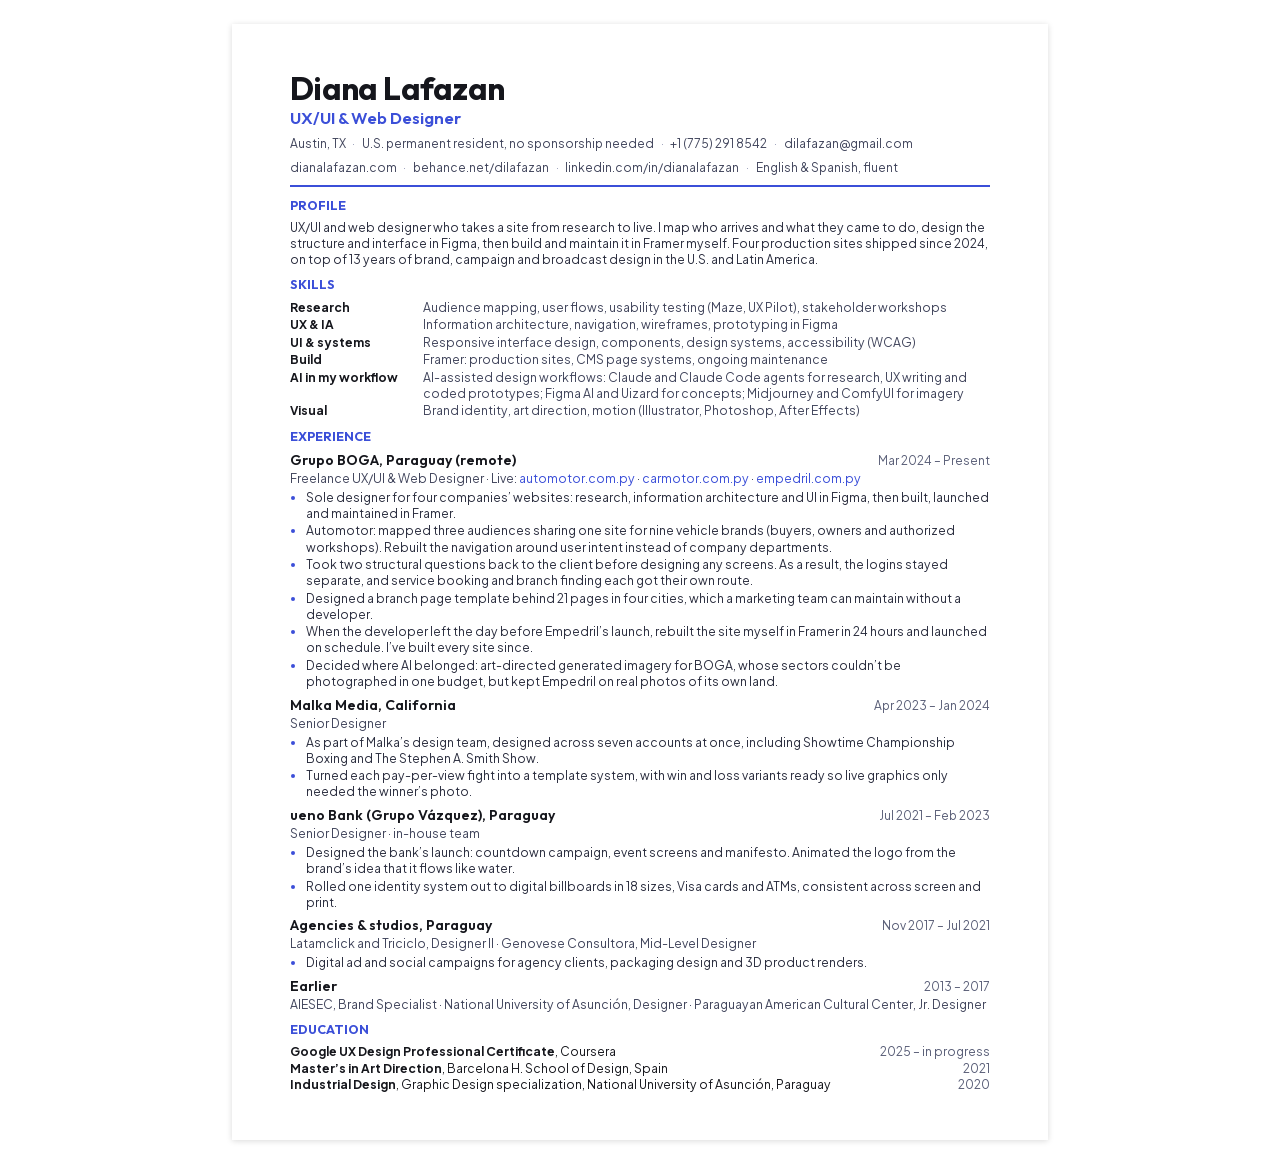
<file: cv/ux-ui.html>
<!DOCTYPE html>
<html lang="en">
<head>
  <meta charset="utf-8">
  <title>Diana Lafazan — UX/UI &amp; Web Designer — CV</title>
  <link rel="stylesheet" href="cv.css">
</head>
<body>

<header>
  <h1>Diana Lafazan</h1>
  <div class="title">UX/UI &amp; Web Designer</div>
  <div class="contact">
    <span>Austin, TX</span><span>U.S. permanent resident, no sponsorship needed</span><span>+1 (775) 291 8542</span><span><a href="mailto:dilafazan@gmail.com">dilafazan@gmail.com</a></span>
  </div>
  <div class="contact">
    <span><a href="https://dianalafazan.com">dianalafazan.com</a></span><span><a href="https://www.behance.net/dilafazan">behance.net/dilafazan</a></span><span><a href="https://www.linkedin.com/in/dianalafazan/">linkedin.com/in/dianalafazan</a></span><span>English &amp; Spanish, fluent</span>
  </div>
</header>

<section>
  <h2>Profile</h2>
  <p class="summary">UX/UI and web designer who takes a site from research to live. I map who arrives and what they came to do, design the structure and interface in Figma, then build and maintain it in Framer myself. Four production sites shipped since 2024, on top of 13 years of brand, campaign and broadcast design in the U.S. and Latin America.</p>
</section>

<section>
  <h2>Skills</h2>
  <div class="skills">
    <b>Research</b><span>Audience mapping, user flows, usability testing (Maze, UX Pilot), stakeholder workshops</span>
    <b>UX &amp; IA</b><span>Information architecture, navigation, wireframes, prototyping in Figma</span>
    <b>UI &amp; systems</b><span>Responsive interface design, components, design systems, accessibility (WCAG)</span>
    <b>Build</b><span>Framer: production sites, CMS page systems, ongoing maintenance</span>
    <b>AI in my workflow</b><span>AI-assisted design workflows: Claude and Claude Code agents for research, UX writing and coded prototypes; Figma AI and Uizard for concepts; Midjourney and ComfyUI for imagery</span>
    <b>Visual</b><span>Brand identity, art direction, motion (Illustrator, Photoshop, After Effects)</span>
  </div>
</section>

<section>
  <h2>Experience</h2>

  <div class="job">
    <div class="job-head"><h3>Grupo BOGA, Paraguay (remote)</h3><span class="when">Mar 2024 – Present</span></div>
    <div class="role">Freelance UX/UI &amp; Web Designer · Live: <a href="https://automotor.com.py">automotor.com.py</a> · <a href="https://carmotor.com.py">carmotor.com.py</a> · <a href="https://empedril.com.py">empedril.com.py</a></div>
    <ul>
      <li>Sole designer for four companies’ websites: research, information architecture and UI in Figma, then built, launched and maintained in Framer.</li>
      <li>Automotor: mapped three audiences sharing one site for nine vehicle brands (buyers, owners and authorized workshops). Rebuilt the navigation around user intent instead of company departments.</li>
      <li>Took two structural questions back to the client before designing any screens. As a result, the logins stayed separate, and service booking and branch finding each got their own route.</li>
      <li>Designed a branch page template behind 21 pages in four cities, which a marketing team can maintain without a developer.</li>
      <li>When the developer left the day before Empedril’s launch, rebuilt the site myself in Framer in 24 hours and launched on schedule. I’ve built every site since.</li>
      <li>Decided where AI belonged: art-directed generated imagery for BOGA, whose sectors couldn’t be photographed in one budget, but kept Empedril on real photos of its own land.</li>
    </ul>
  </div>

  <div class="job">
    <div class="job-head"><h3>Malka Media, California</h3><span class="when">Apr 2023 – Jan 2024</span></div>
    <div class="role">Senior Designer</div>
    <ul>
      <li>As part of Malka’s design team, designed across seven accounts at once, including Showtime Championship Boxing and The Stephen A. Smith Show.</li>
      <li>Turned each pay-per-view fight into a template system, with win and loss variants ready so live graphics only needed the winner’s photo.</li>
    </ul>
  </div>

  <div class="job">
    <div class="job-head"><h3>ueno Bank (Grupo Vázquez), Paraguay</h3><span class="when">Jul 2021 – Feb 2023</span></div>
    <div class="role">Senior Designer · in-house team</div>
    <ul>
      <li>Designed the bank’s launch: countdown campaign, event screens and manifesto. Animated the logo from the brand’s idea that it flows like water.</li>
      <li>Rolled one identity system out to digital billboards in 18 sizes, Visa cards and ATMs, consistent across screen and print.</li>
    </ul>
  </div>

  <div class="job">
    <div class="job-head"><h3>Agencies &amp; studios, Paraguay</h3><span class="when">Nov 2017 – Jul 2021</span></div>
    <div class="role">Latamclick and Triciclo, Designer II · Genovese Consultora, Mid-Level Designer</div>
    <ul>
      <li>Digital ad and social campaigns for agency clients, packaging design and 3D product renders.</li>
    </ul>
  </div>

  <div class="job">
    <div class="job-head"><h3>Earlier</h3><span class="when">2013 – 2017</span></div>
    <p class="earlier">AIESEC, Brand Specialist · National University of Asunción, Designer · Paraguayan American Cultural Center, Jr. Designer</p>
  </div>
</section>

<section class="edu">
  <h2>Education</h2>
  <div><span><b>Google UX Design Professional Certificate</b>, Coursera</span><span class="when">2025 – in progress</span></div>
  <div><span><b>Master’s in Art Direction</b>, Barcelona H. School of Design, Spain</span><span class="when">2021</span></div>
  <div><span><b>Industrial Design</b>, Graphic Design specialization, National University of Asunción, Paraguay</span><span class="when">2020</span></div>
</section>

</body>
</html>
</file>
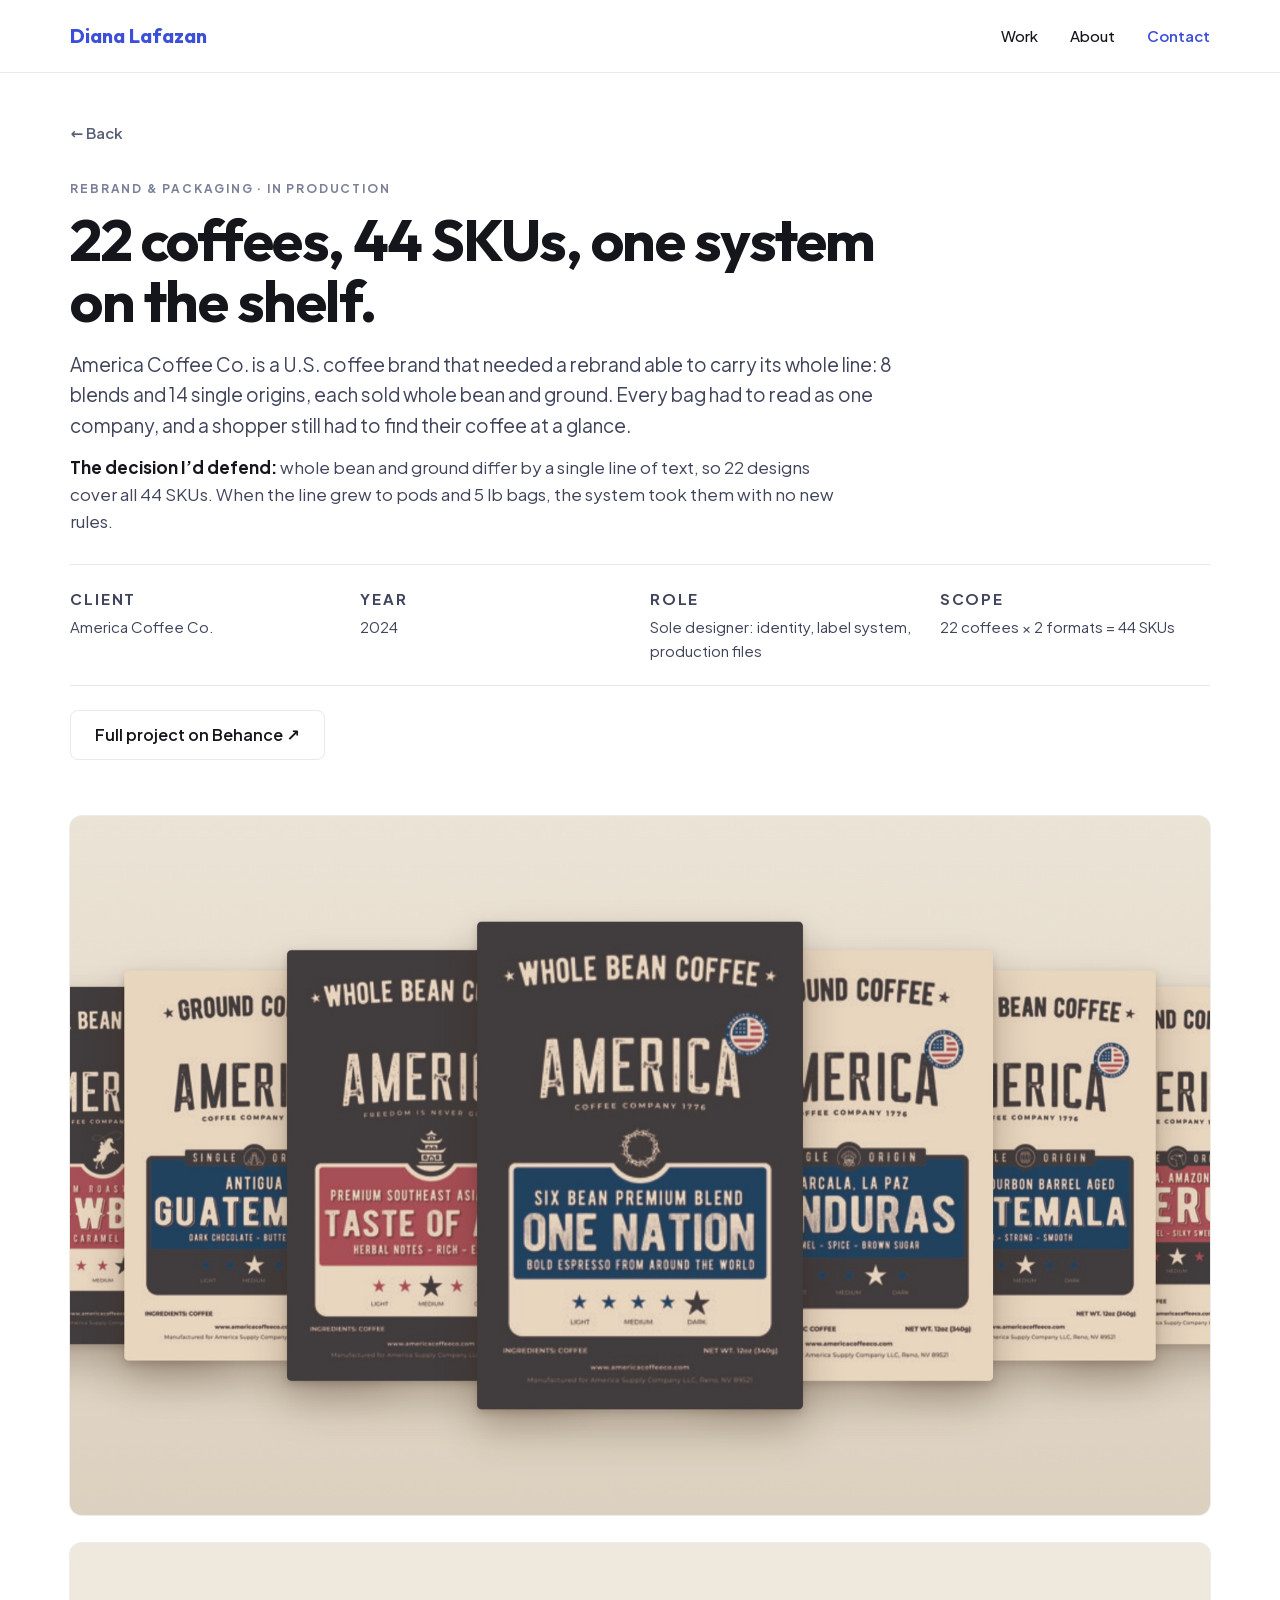
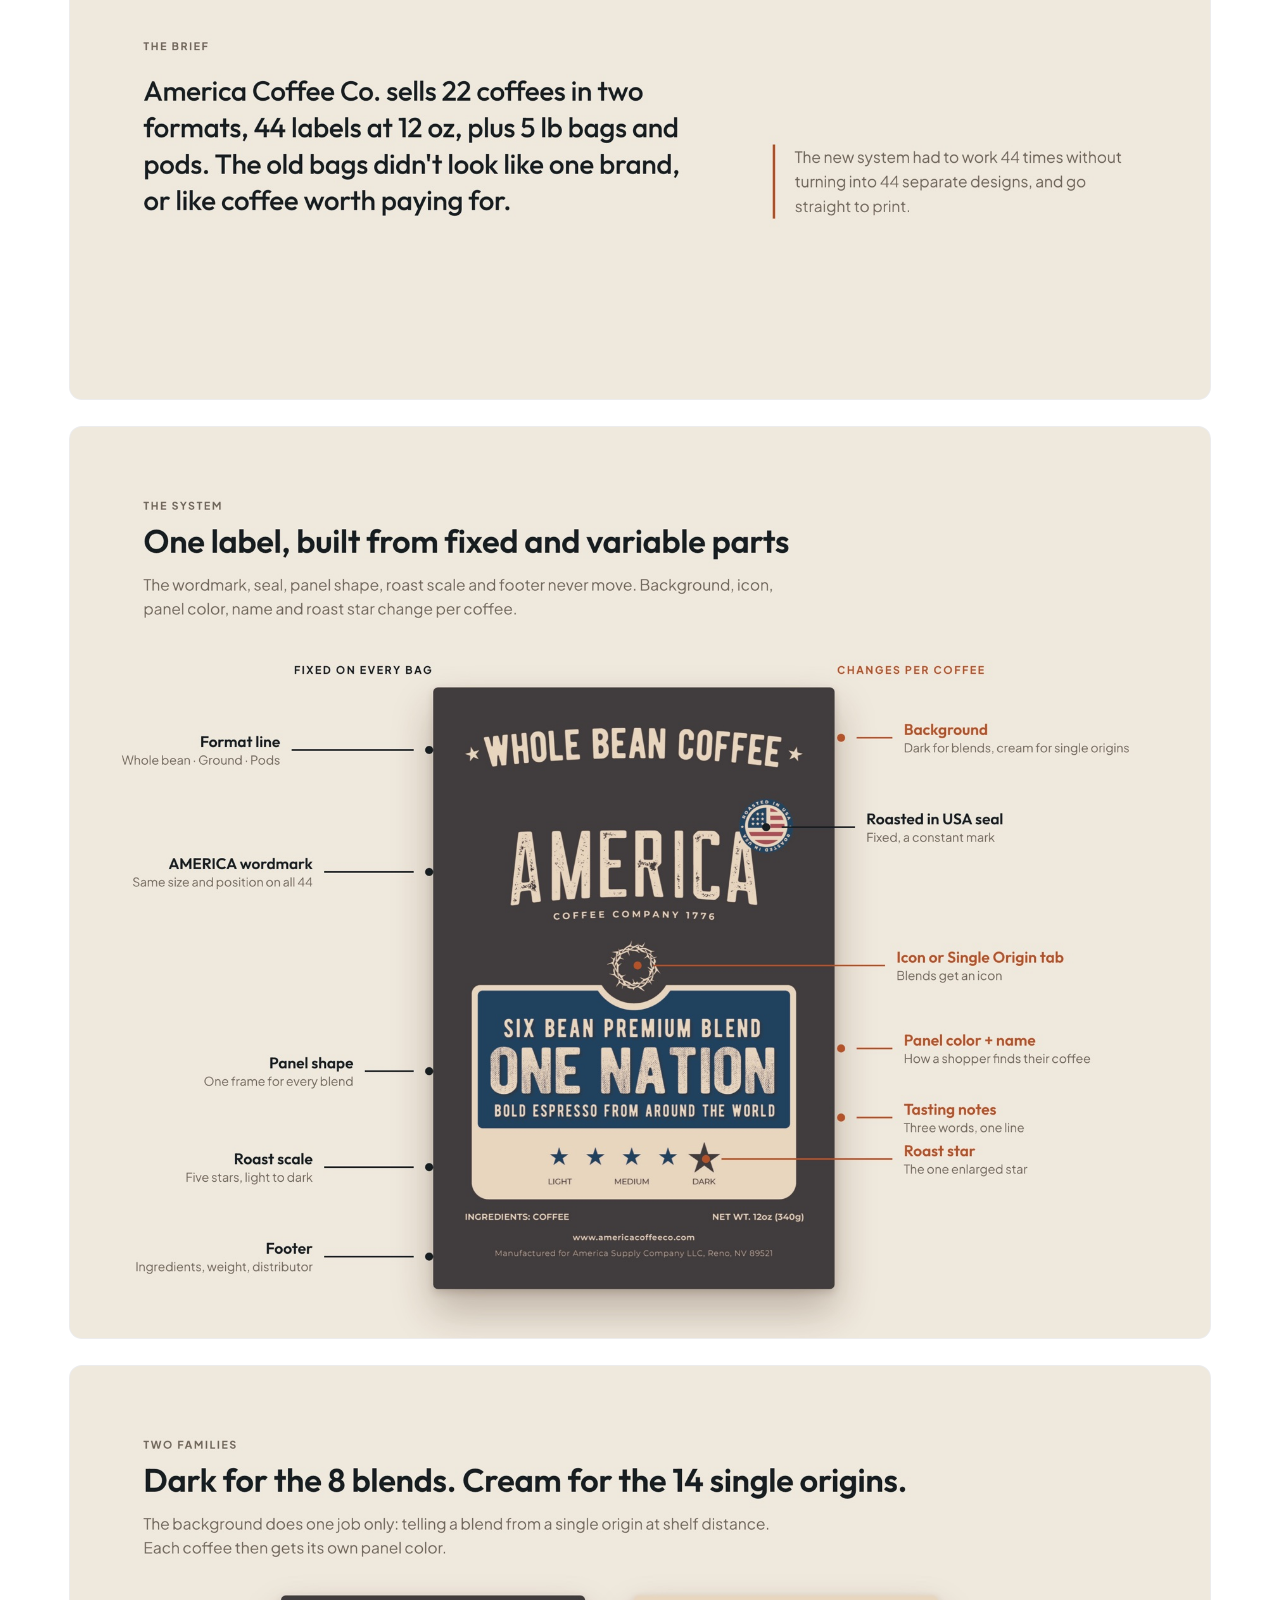
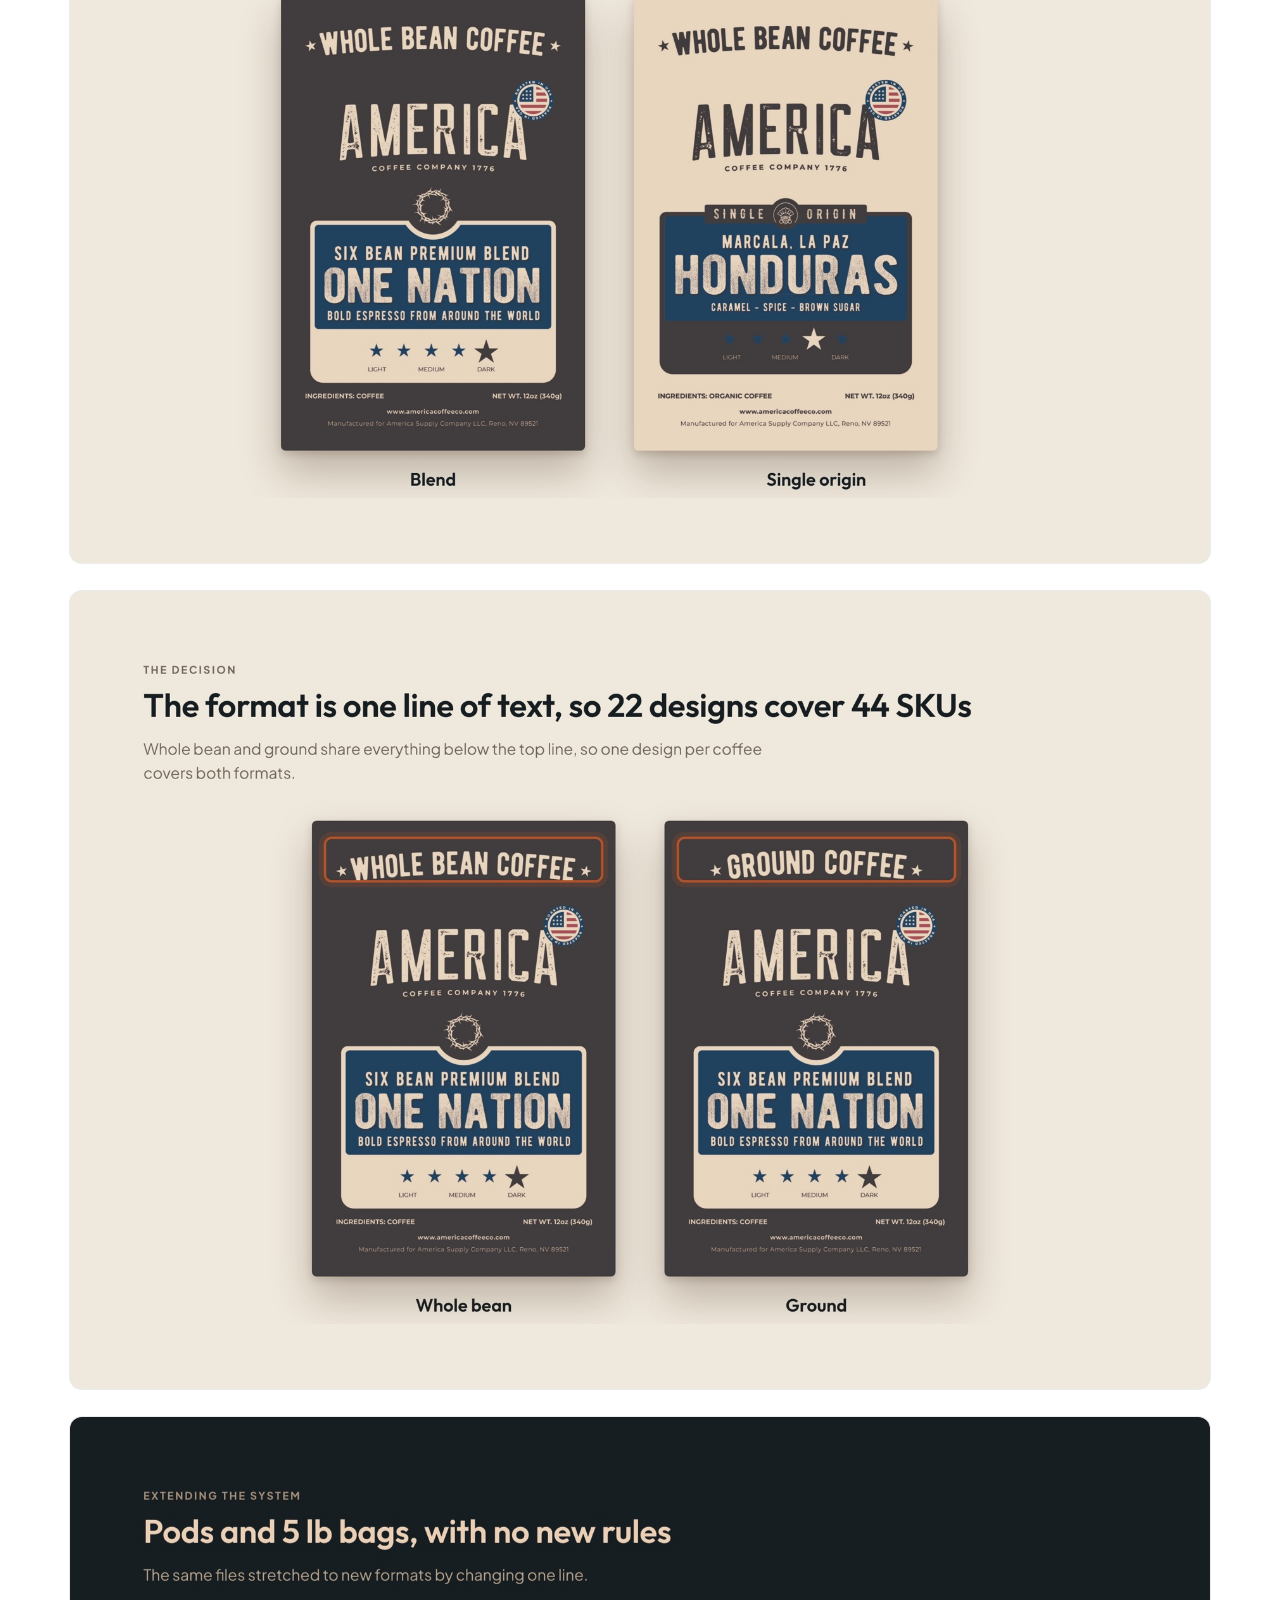
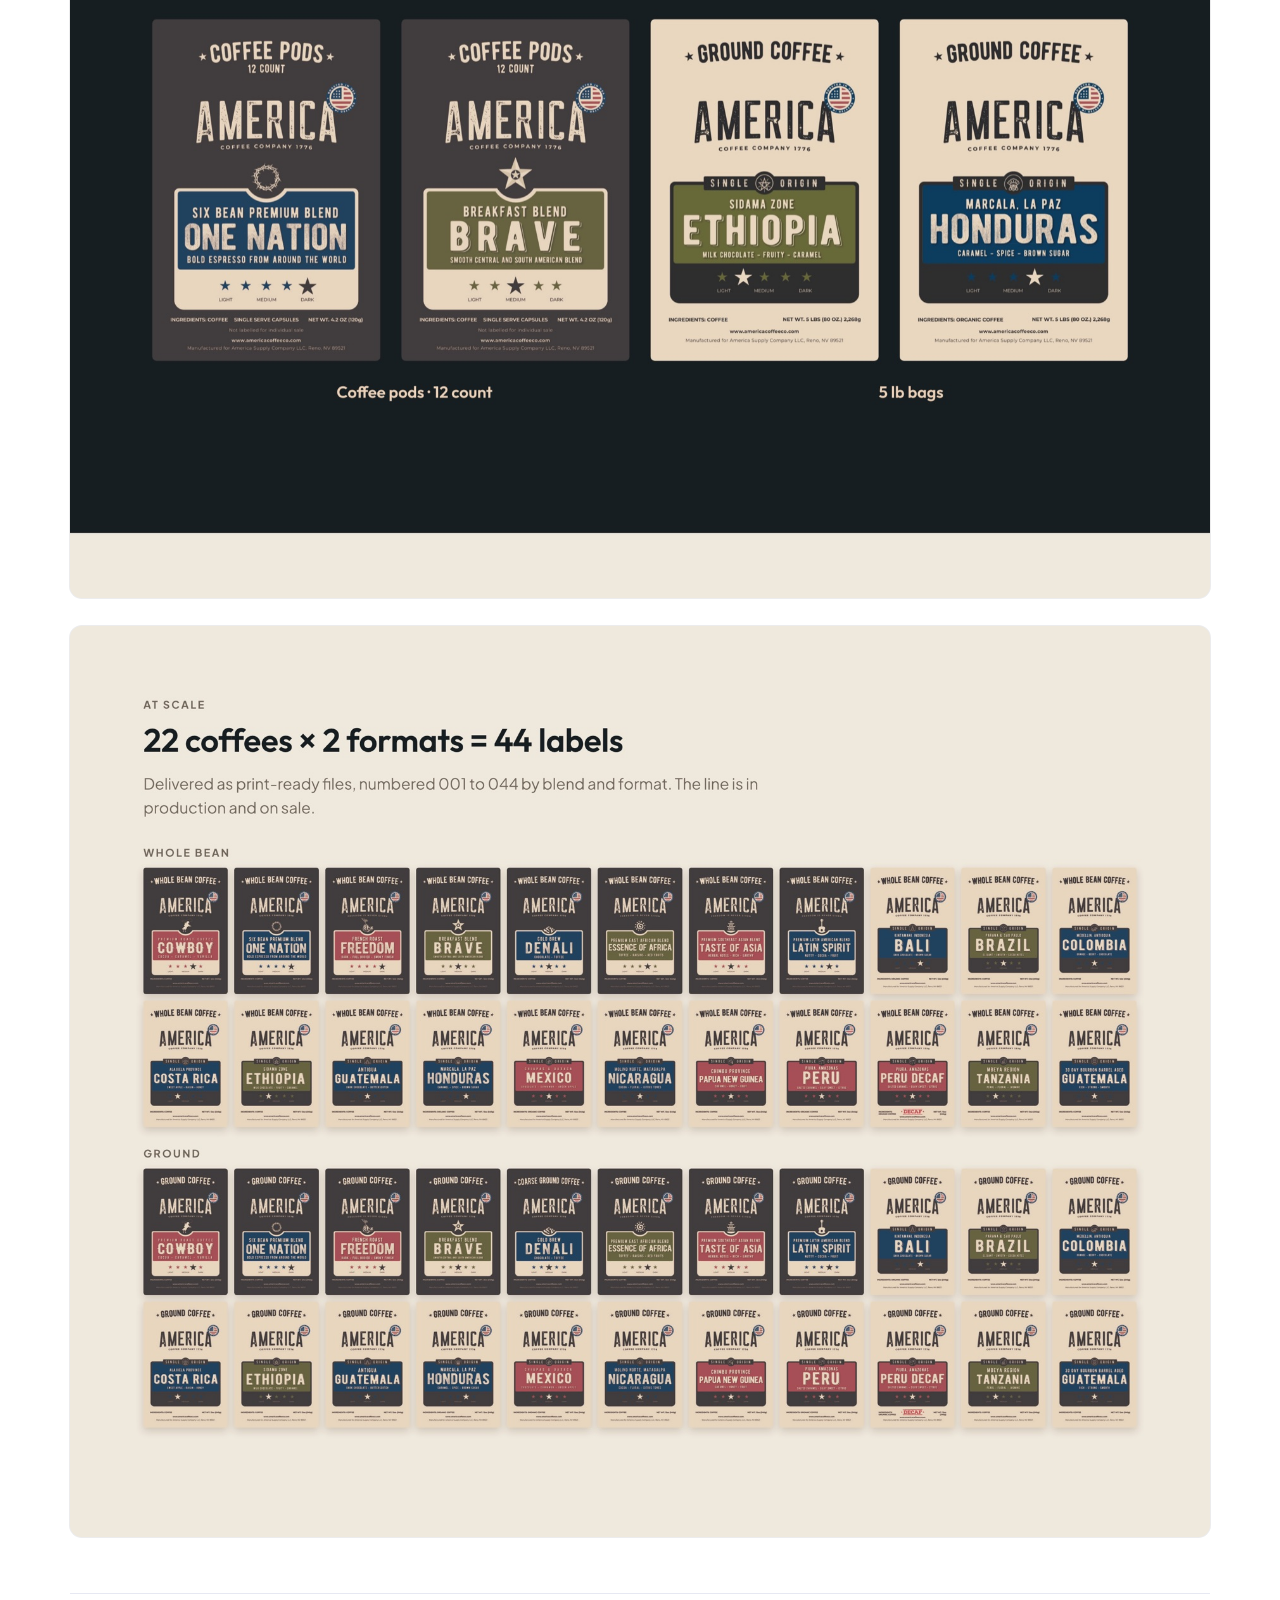
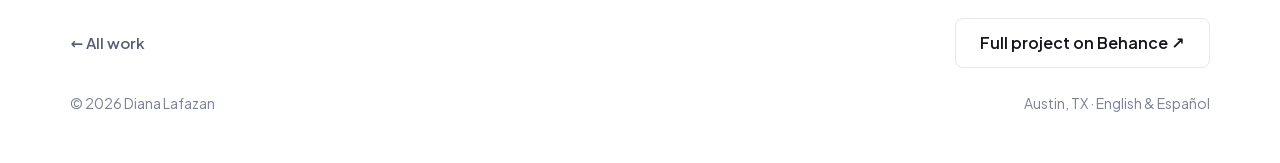
<file: work/america-coffee.html>
<!DOCTYPE html>
<html lang="en">
<head>
  <meta charset="utf-8">
  <meta name="viewport" content="width=device-width, initial-scale=1">
  <title>America Coffee Co. — Diana Lafazan</title>
  <meta name="description" content="A label system that lets 22 designs cover 44 SKUs.">
  <link rel="stylesheet" href="../assets/css/site.css">
</head>
<body>
<!-- Generated by tools/build.py: edit the text there, not here. -->
<header class="site-header">
  <div class="wrap">
    <a class="brand-name" href="../">Diana Lafazan</a>
    <nav class="site-nav" aria-label="Main">
      <a href="../#work">Work</a>
      <a href="../#about">About</a>
      <a class="cta" href="../#contact">Contact</a>
    </nav>
  </div>
</header>
<main class="wrap">
  <section class="project-head">
    <a class="back" href="../#work" data-back>← Back</a>
    <span class="eyebrow">Rebrand & packaging · in production</span>
    <h1>22 coffees, 44 SKUs, one system on the shelf.</h1>
    <p class="lede">America Coffee Co. is a U.S. coffee brand that needed a rebrand able to carry its whole line: 8 blends and 14 single origins, each sold whole bean and ground. Every bag had to read as one company, and a shopper still had to find their coffee at a glance.</p>
    <p class="decision"><strong>The decision I’d defend:</strong> whole bean and ground differ by a single line of text, so 22 designs cover all 44 SKUs. When the line grew to pods and 5 lb bags, the system took them with no new rules.</p>
    <div class="facts">
        <div><span class="eyebrow">Client</span><span>America Coffee Co.</span></div>
        <div><span class="eyebrow">Year</span><span>2024</span></div>
        <div><span class="eyebrow">Role</span><span>Sole designer: identity, label system, production files</span></div>
        <div><span class="eyebrow">Scope</span><span>22 coffees × 2 formats = 44 SKUs</span></div>
    </div>
    <div class="btn-row">
        <a class="btn" href="https://www.behance.net/gallery/197494519/America-Coffee-Company" target="_blank" rel="noopener">Full project on Behance ↗</a>
    </div>
  </section>
  <section class="slides" aria-label="Project images">
      <img src="../assets/img/projects/america-coffee/01.jpg" alt="The America Coffee line, blends and single origins side by side" loading="eager">
      <img src="../assets/img/projects/america-coffee/02.jpg" alt="The brief" loading="lazy">
      <img src="../assets/img/projects/america-coffee/03.jpg" alt="One label, built from fixed and variable parts" loading="lazy">
      <img src="../assets/img/projects/america-coffee/04.jpg" alt="Dark for the 8 blends, cream for the 14 single origins" loading="lazy">
      <img src="../assets/img/projects/america-coffee/05.jpg" alt="The format is one line of text, so 22 designs cover 44 SKUs" loading="lazy">
      <img src="../assets/img/projects/america-coffee/06.jpg" alt="Pods and 5 lb bags, with no new rules" loading="lazy">
      <img src="../assets/img/projects/america-coffee/07.jpg" alt="The full line" loading="lazy">
  </section>
  <div class="project-foot">
    <a class="back" href="../#work" style="margin: 0;">← All work</a>
    <div class="btn-row">
        <a class="btn" href="https://www.behance.net/gallery/197494519/America-Coffee-Company" target="_blank" rel="noopener">Full project on Behance ↗</a>
    </div>
  </div>
</main>
<script>
  // "Back" returns to whichever page sent the visitor (home, /brand or /digital).
  document.querySelector('[data-back]').addEventListener('click', function (e) {
    if (document.referrer && new URL(document.referrer).origin === location.origin) { e.preventDefault(); history.back(); }
  });
</script>
<footer class="site-footer">
  <div class="wrap"><span>© 2026 Diana Lafazan</span><span>Austin, TX · English &amp; Español</span></div>
</footer>
</body>
</html>
</file>
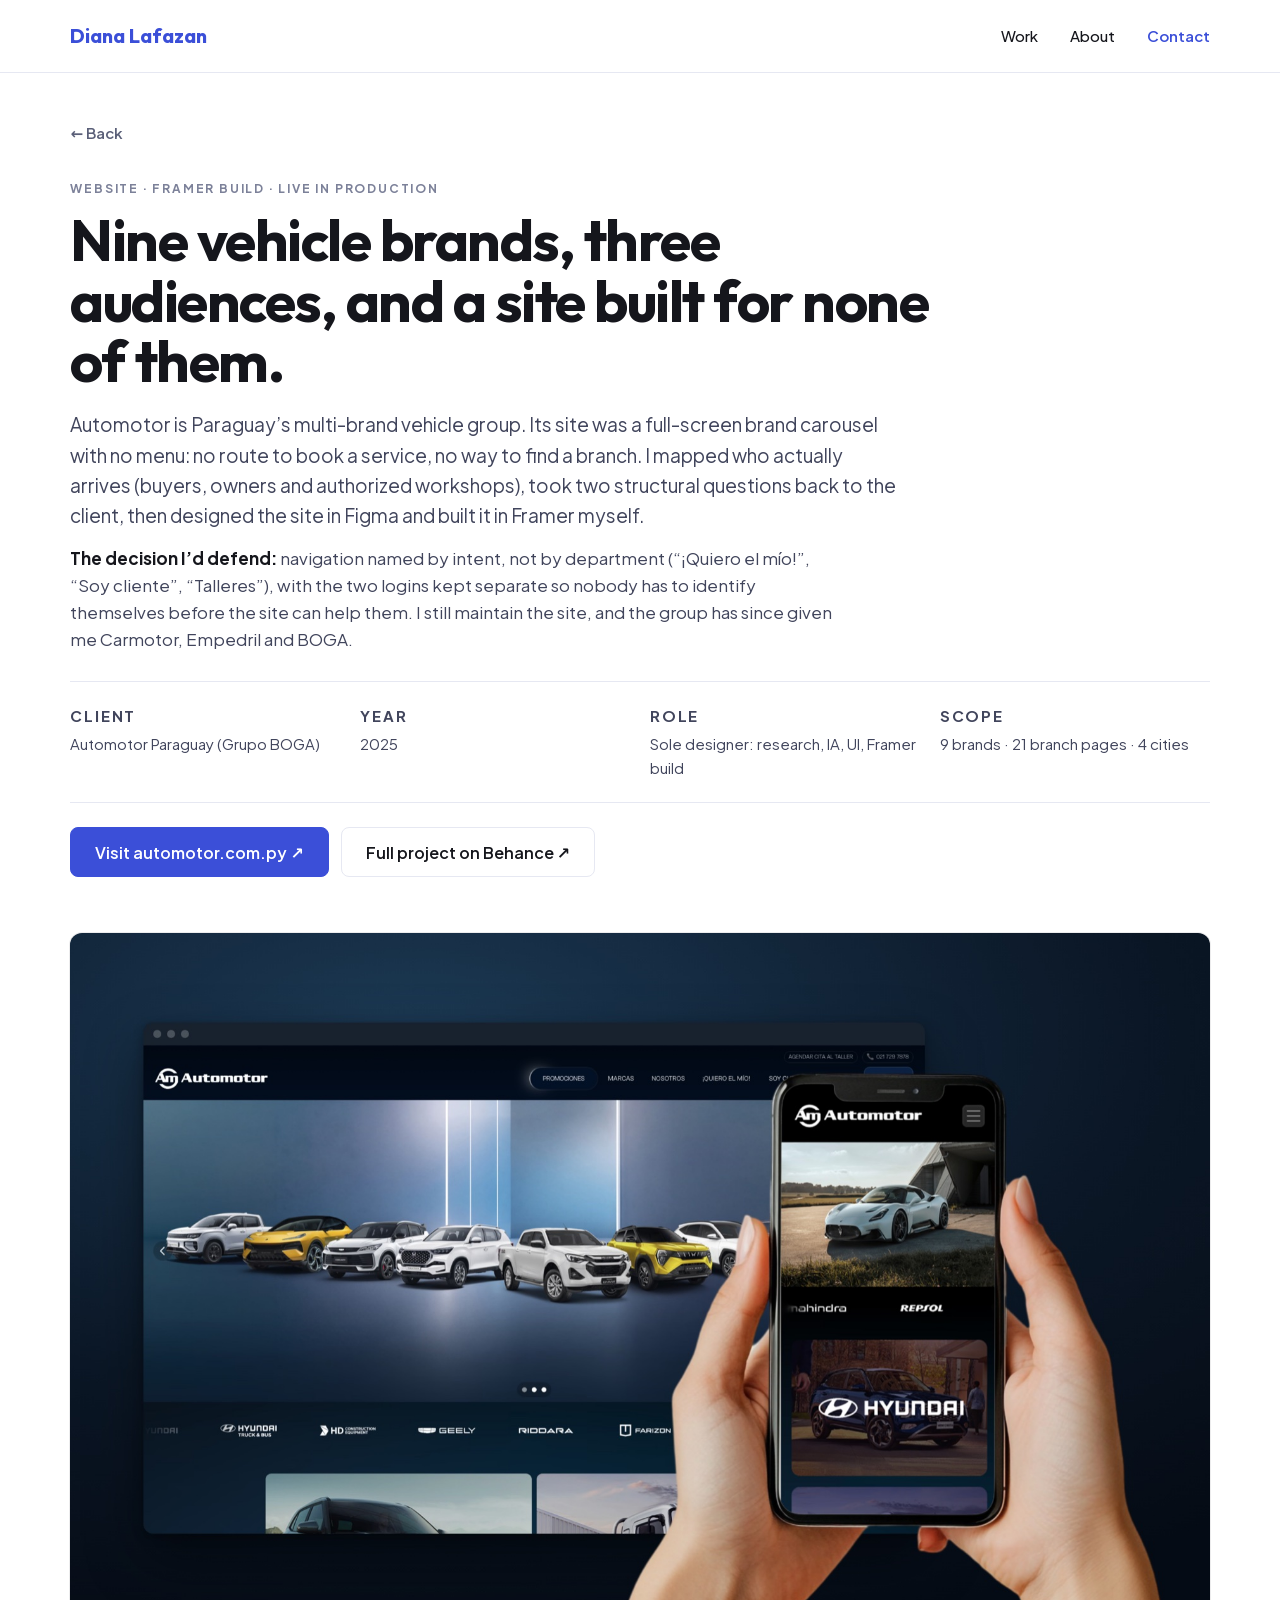
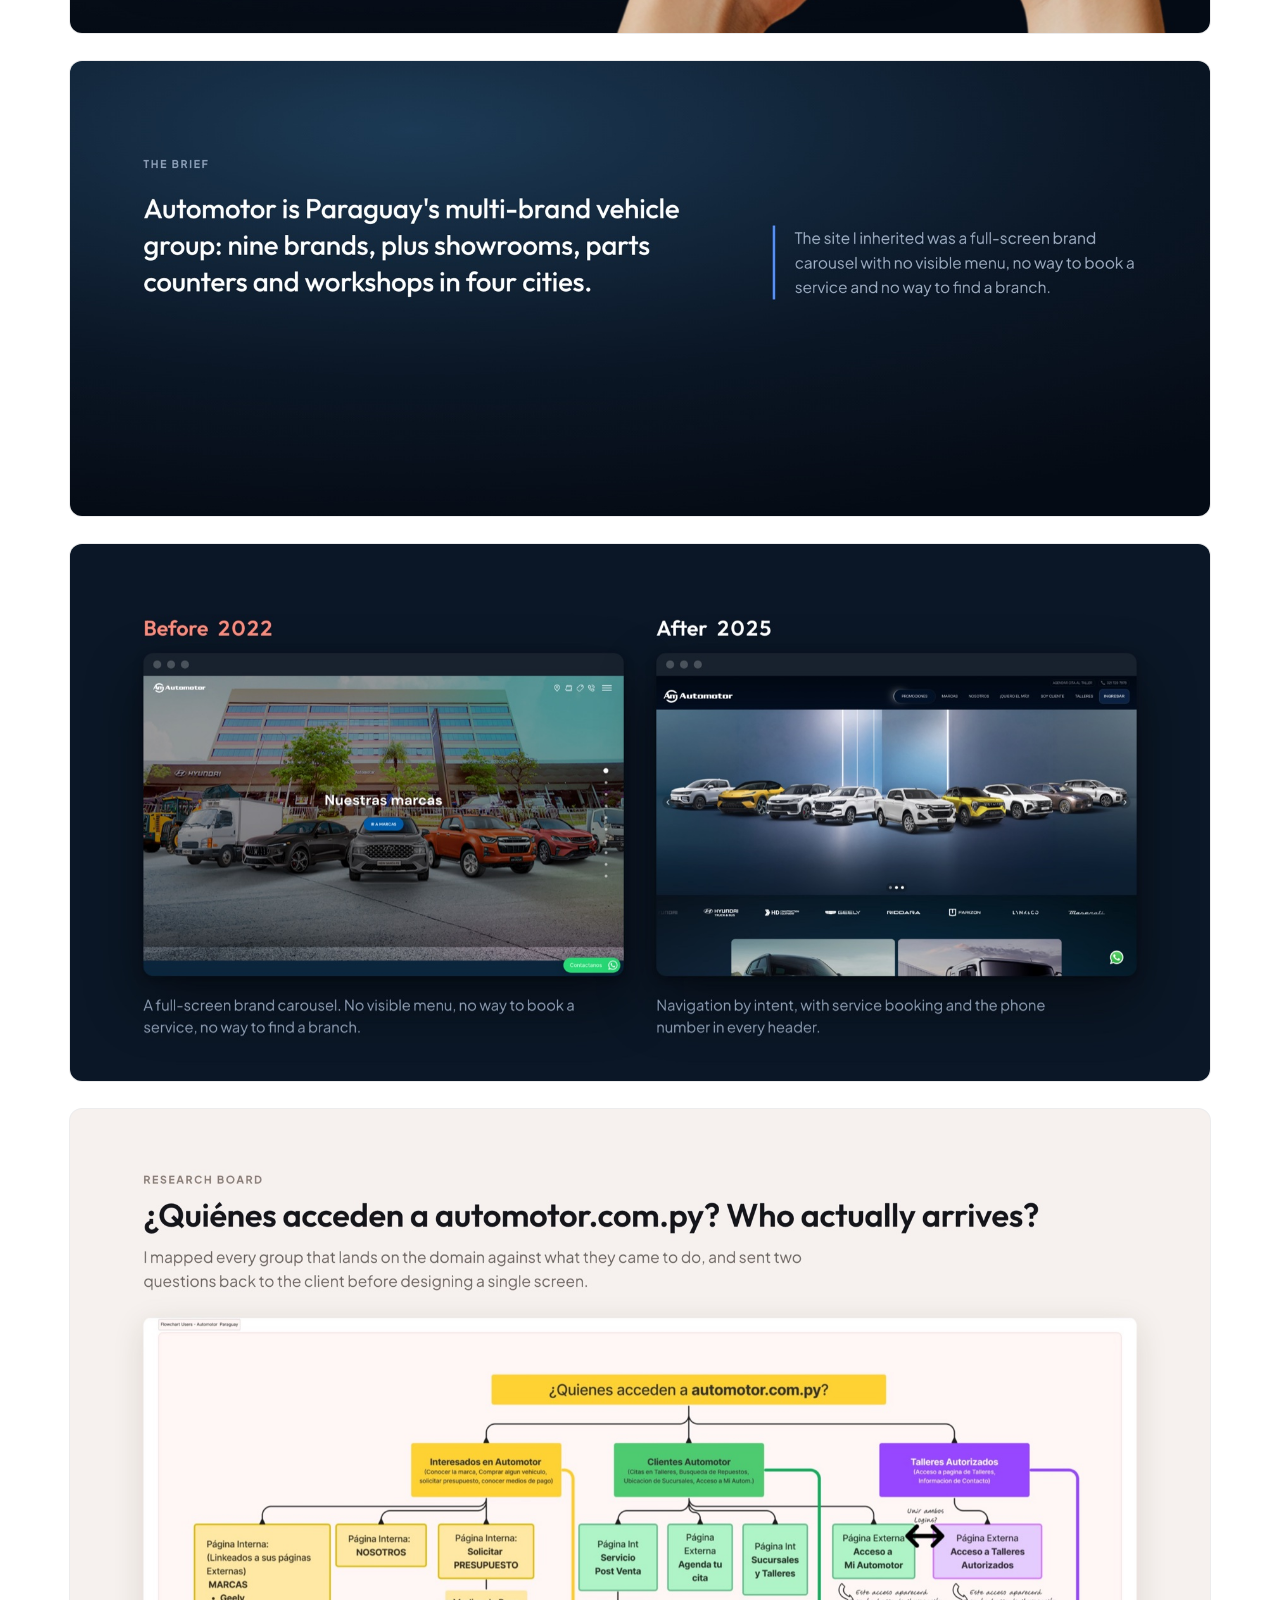
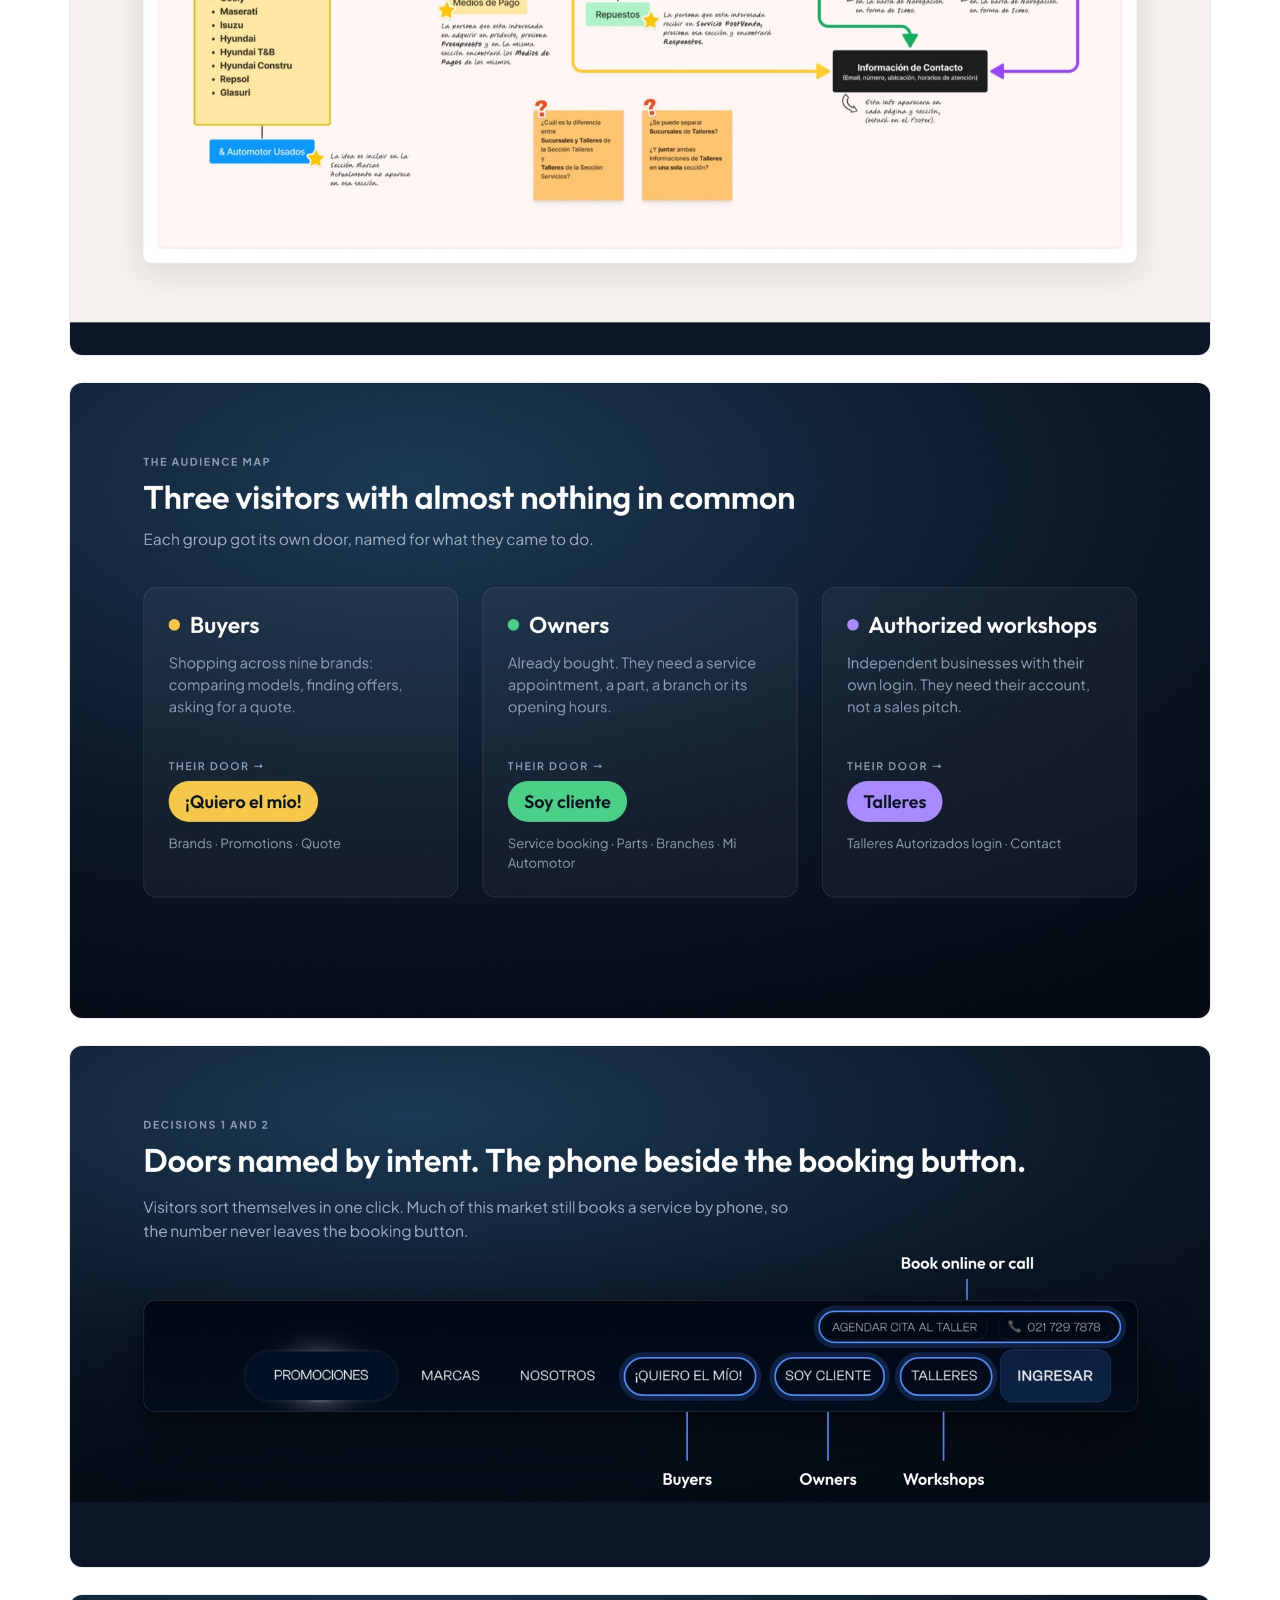
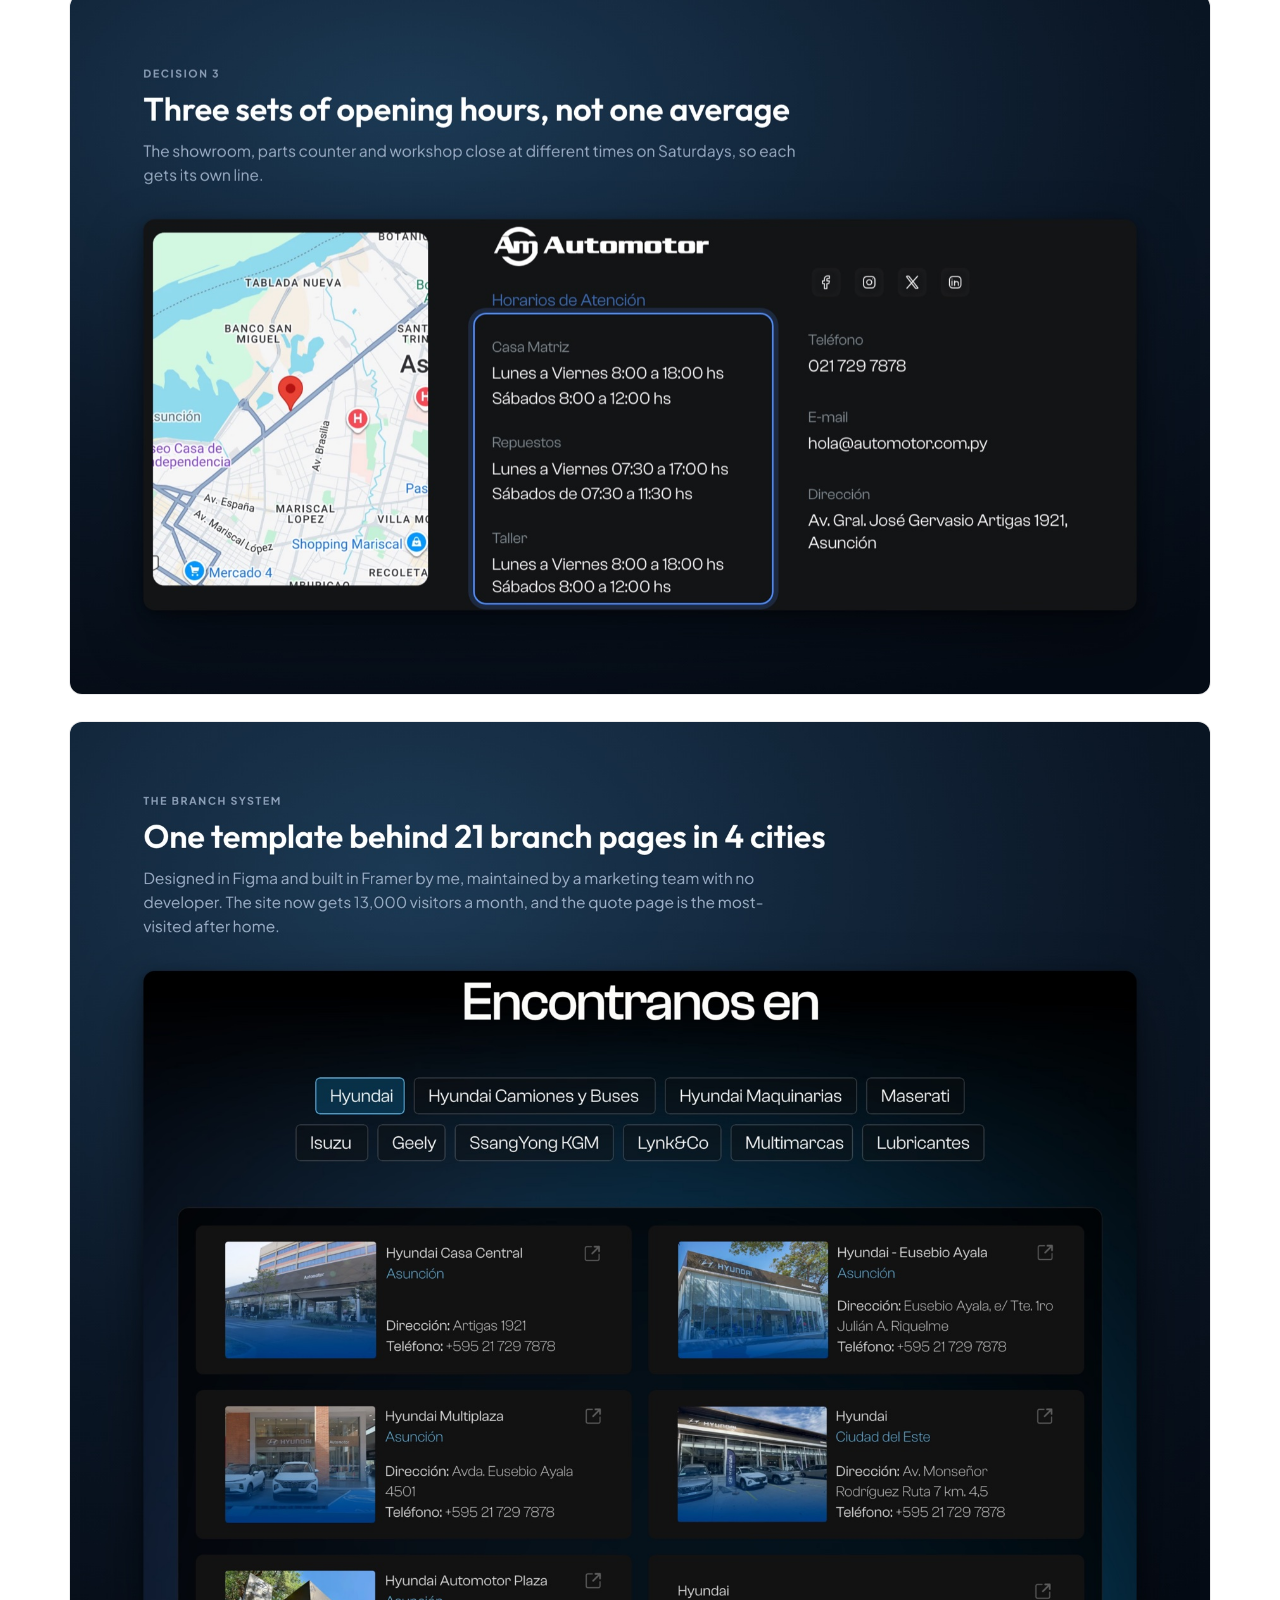
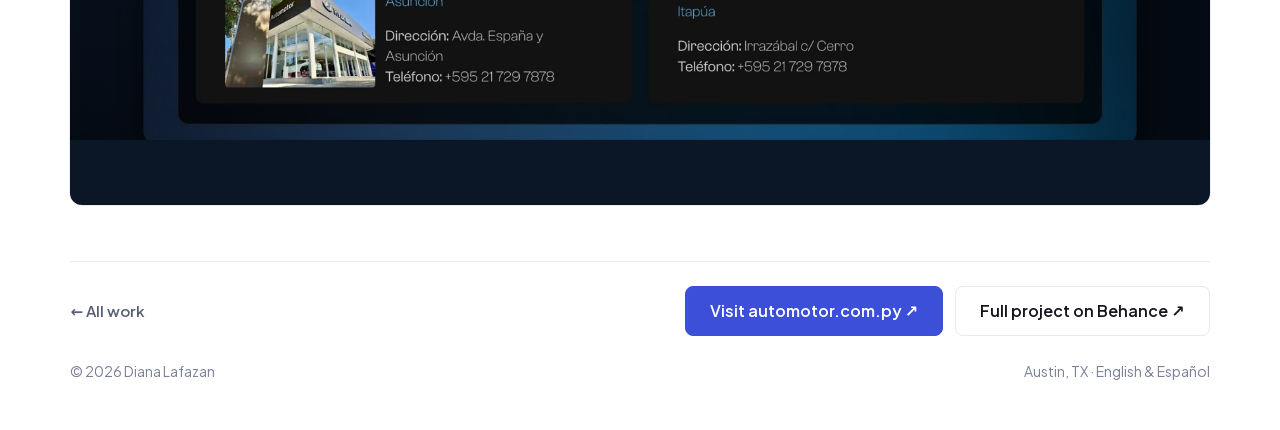
<file: work/automotor.html>
<!DOCTYPE html>
<html lang="en">
<head>
  <meta charset="utf-8">
  <meta name="viewport" content="width=device-width, initial-scale=1">
  <title>Automotor — Diana Lafazan</title>
  <meta name="description" content="Nine vehicle brands, rebuilt around what each visitor came to do.">
  <link rel="stylesheet" href="../assets/css/site.css">
</head>
<body>
<!-- Generated by tools/build.py: edit the text there, not here. -->
<header class="site-header">
  <div class="wrap">
    <a class="brand-name" href="../">Diana Lafazan</a>
    <nav class="site-nav" aria-label="Main">
      <a href="../#work">Work</a>
      <a href="../#about">About</a>
      <a class="cta" href="../#contact">Contact</a>
    </nav>
  </div>
</header>
<main class="wrap">
  <section class="project-head">
    <a class="back" href="../#work" data-back>← Back</a>
    <span class="eyebrow">Website · Framer build · live in production</span>
    <h1>Nine vehicle brands, three audiences, and a site built for none of them.</h1>
    <p class="lede">Automotor is Paraguay’s multi-brand vehicle group. Its site was a full-screen brand carousel with no menu: no route to book a service, no way to find a branch. I mapped who actually arrives (buyers, owners and authorized workshops), took two structural questions back to the client, then designed the site in Figma and built it in Framer myself.</p>
    <p class="decision"><strong>The decision I’d defend:</strong> navigation named by intent, not by department (“¡Quiero el mío!”, “Soy cliente”, “Talleres”), with the two logins kept separate so nobody has to identify themselves before the site can help them. I still maintain the site, and the group has since given me Carmotor, Empedril and BOGA.</p>
    <div class="facts">
        <div><span class="eyebrow">Client</span><span>Automotor Paraguay (Grupo BOGA)</span></div>
        <div><span class="eyebrow">Year</span><span>2025</span></div>
        <div><span class="eyebrow">Role</span><span>Sole designer: research, IA, UI, Framer build</span></div>
        <div><span class="eyebrow">Scope</span><span>9 brands · 21 branch pages · 4 cities</span></div>
    </div>
    <div class="btn-row">
        <a class="btn primary" href="https://automotor.com.py" target="_blank" rel="noopener">Visit automotor.com.py ↗</a>
        <a class="btn" href="https://www.behance.net/gallery/232098707/Automotor-Paraguay-Multi-Brand-Dealership-Platform" target="_blank" rel="noopener">Full project on Behance ↗</a>
    </div>
  </section>
  <section class="slides" aria-label="Project images">
      <img src="../assets/img/projects/automotor/01.jpg" alt="The redesigned Automotor site on desktop and phone" loading="eager">
      <img src="../assets/img/projects/automotor/02.jpg" alt="The brief: one site for nine brands and three kinds of visitor" loading="lazy">
      <img src="../assets/img/projects/automotor/03.jpg" alt="Before: the 2022 brand carousel with no visible menu" loading="lazy">
      <img src="../assets/img/projects/automotor/04.jpg" alt="Research: who arrives at automotor.com.py and what they came to do" loading="lazy">
      <img src="../assets/img/projects/automotor/05.jpg" alt="The audience map that reorganized the site" loading="lazy">
      <img src="../assets/img/projects/automotor/06.jpg" alt="Navigation named by intent" loading="lazy">
      <img src="../assets/img/projects/automotor/07.jpg" alt="Branch pages with three sets of opening hours" loading="lazy">
      <img src="../assets/img/projects/automotor/08.jpg" alt="The branch page system: 21 pages, four cities" loading="lazy">
  </section>
  <div class="project-foot">
    <a class="back" href="../#work" style="margin: 0;">← All work</a>
    <div class="btn-row">
        <a class="btn primary" href="https://automotor.com.py" target="_blank" rel="noopener">Visit automotor.com.py ↗</a>
        <a class="btn" href="https://www.behance.net/gallery/232098707/Automotor-Paraguay-Multi-Brand-Dealership-Platform" target="_blank" rel="noopener">Full project on Behance ↗</a>
    </div>
  </div>
</main>
<script>
  // "Back" returns to whichever page sent the visitor (home, /brand or /digital).
  document.querySelector('[data-back]').addEventListener('click', function (e) {
    if (document.referrer && new URL(document.referrer).origin === location.origin) { e.preventDefault(); history.back(); }
  });
</script>
<footer class="site-footer">
  <div class="wrap"><span>© 2026 Diana Lafazan</span><span>Austin, TX · English &amp; Español</span></div>
</footer>
</body>
</html>
</file>
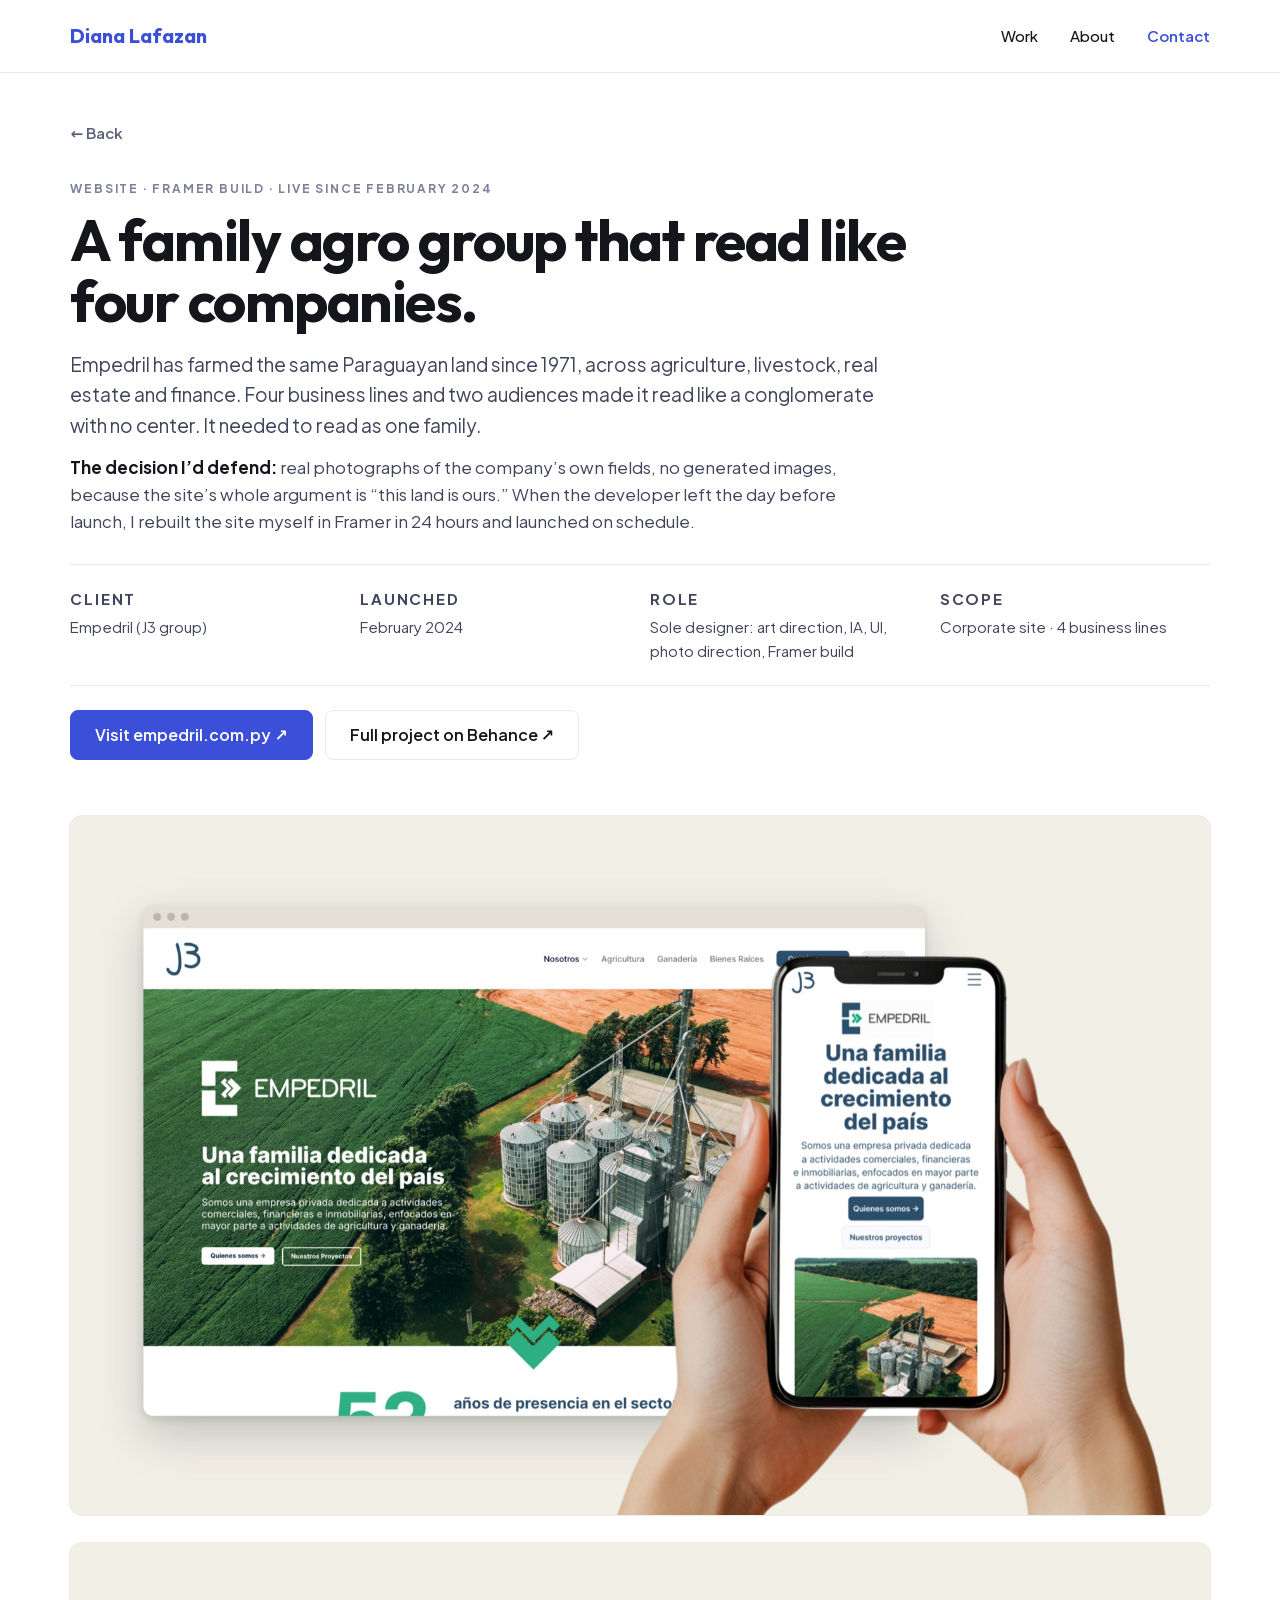
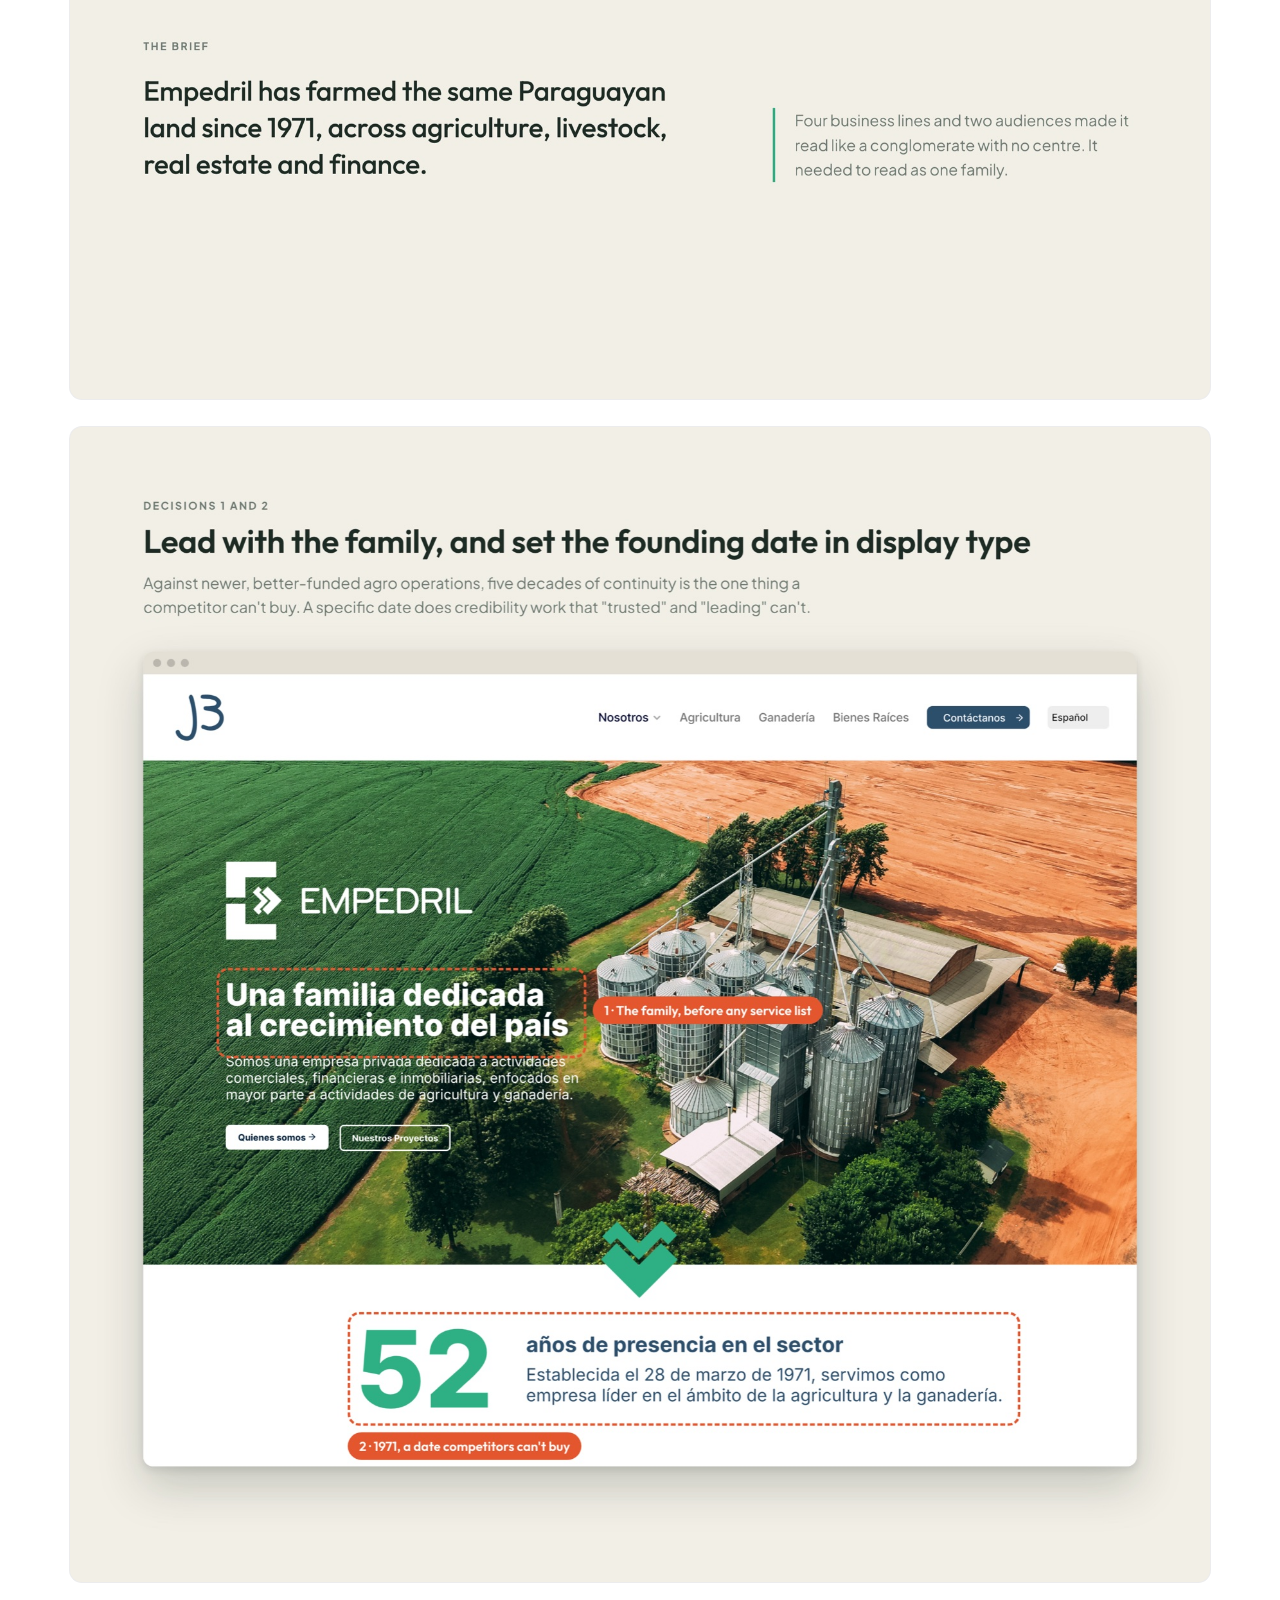
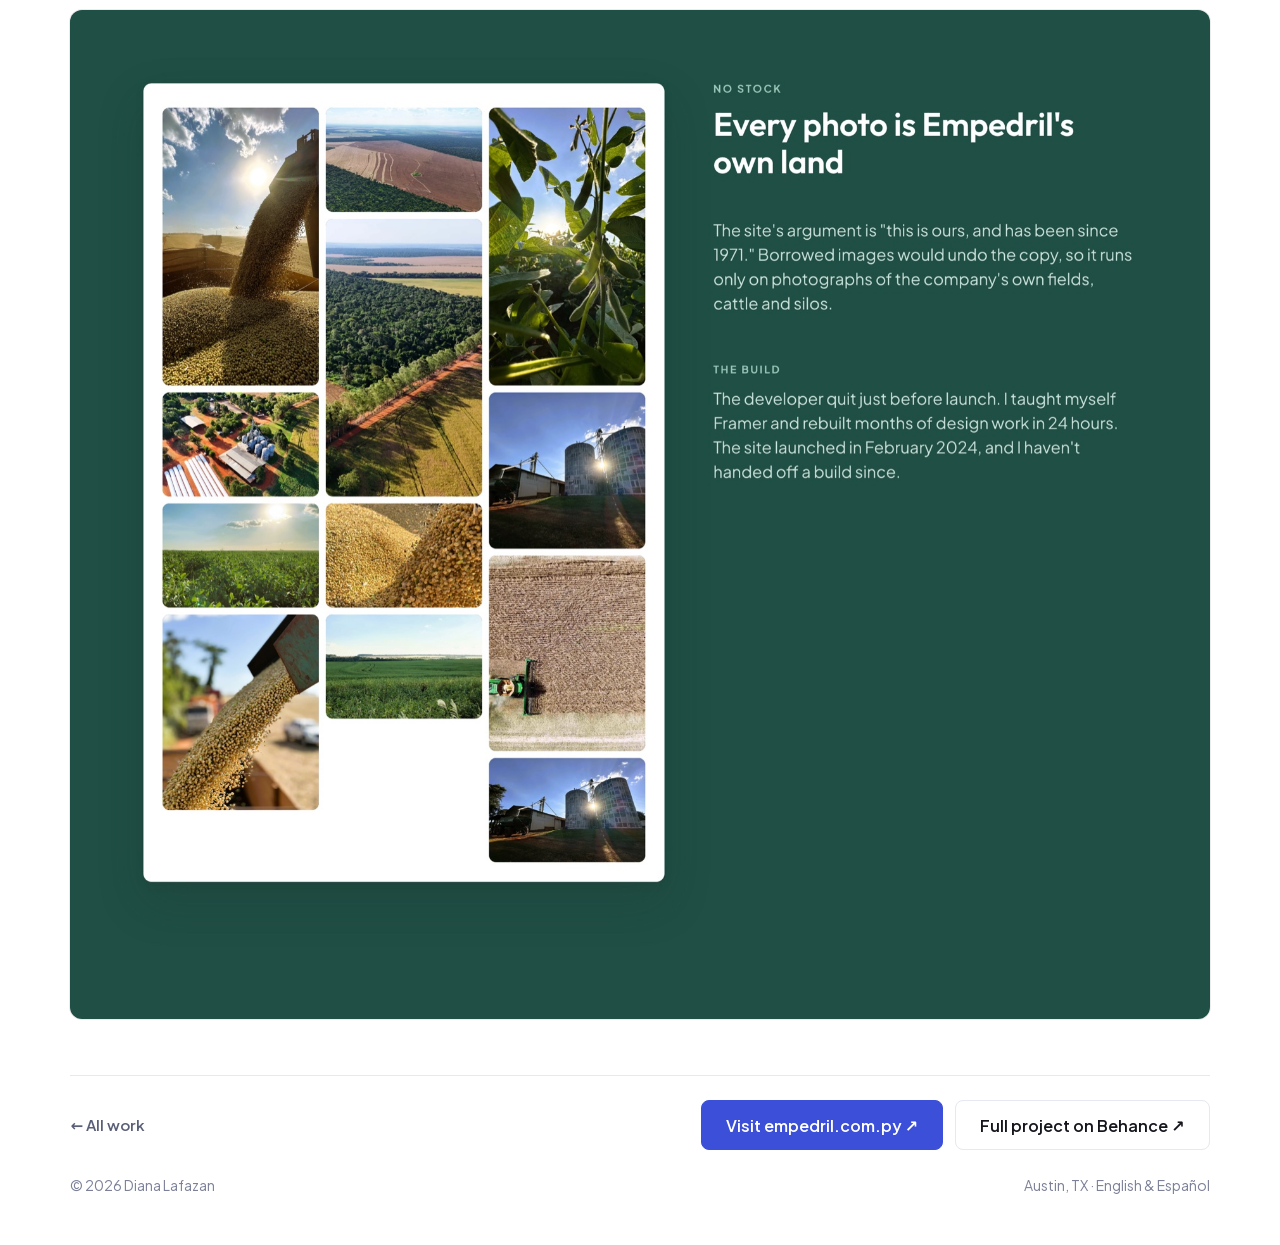
<file: work/empedril.html>
<!DOCTYPE html>
<html lang="en">
<head>
  <meta charset="utf-8">
  <meta name="viewport" content="width=device-width, initial-scale=1">
  <title>Empedril — Diana Lafazan</title>
  <meta name="description" content="A 1971 agro group, presented as one family.">
  <link rel="stylesheet" href="../assets/css/site.css">
</head>
<body>
<!-- Generated by tools/build.py: edit the text there, not here. -->
<header class="site-header">
  <div class="wrap">
    <a class="brand-name" href="../">Diana Lafazan</a>
    <nav class="site-nav" aria-label="Main">
      <a href="../#work">Work</a>
      <a href="../#about">About</a>
      <a class="cta" href="../#contact">Contact</a>
    </nav>
  </div>
</header>
<main class="wrap">
  <section class="project-head">
    <a class="back" href="../#work" data-back>← Back</a>
    <span class="eyebrow">Website · Framer build · live since February 2024</span>
    <h1>A family agro group that read like four companies.</h1>
    <p class="lede">Empedril has farmed the same Paraguayan land since 1971, across agriculture, livestock, real estate and finance. Four business lines and two audiences made it read like a conglomerate with no center. It needed to read as one family.</p>
    <p class="decision"><strong>The decision I’d defend:</strong> real photographs of the company’s own fields, no generated images, because the site’s whole argument is “this land is ours.” When the developer left the day before launch, I rebuilt the site myself in Framer in 24 hours and launched on schedule.</p>
    <div class="facts">
        <div><span class="eyebrow">Client</span><span>Empedril (J3 group)</span></div>
        <div><span class="eyebrow">Launched</span><span>February 2024</span></div>
        <div><span class="eyebrow">Role</span><span>Sole designer: art direction, IA, UI, photo direction, Framer build</span></div>
        <div><span class="eyebrow">Scope</span><span>Corporate site · 4 business lines</span></div>
    </div>
    <div class="btn-row">
        <a class="btn primary" href="https://empedril.com.py" target="_blank" rel="noopener">Visit empedril.com.py ↗</a>
        <a class="btn" href="https://www.behance.net/gallery/232097089/Empedril-Corporate-Site-for-a-Family-Agro-Group" target="_blank" rel="noopener">Full project on Behance ↗</a>
    </div>
  </section>
  <section class="slides" aria-label="Project images">
      <img src="../assets/img/projects/empedril/01.jpg" alt="The Empedril site on desktop and phone" loading="eager">
      <img src="../assets/img/projects/empedril/02.jpg" alt="The brief: one family, four business lines" loading="lazy">
      <img src="../assets/img/projects/empedril/03.jpg" alt="Leading with the family and its history" loading="lazy">
      <img src="../assets/img/projects/empedril/04.jpg" alt="Photography of the company’s own land" loading="lazy">
  </section>
  <div class="project-foot">
    <a class="back" href="../#work" style="margin: 0;">← All work</a>
    <div class="btn-row">
        <a class="btn primary" href="https://empedril.com.py" target="_blank" rel="noopener">Visit empedril.com.py ↗</a>
        <a class="btn" href="https://www.behance.net/gallery/232097089/Empedril-Corporate-Site-for-a-Family-Agro-Group" target="_blank" rel="noopener">Full project on Behance ↗</a>
    </div>
  </div>
</main>
<script>
  // "Back" returns to whichever page sent the visitor (home, /brand or /digital).
  document.querySelector('[data-back]').addEventListener('click', function (e) {
    if (document.referrer && new URL(document.referrer).origin === location.origin) { e.preventDefault(); history.back(); }
  });
</script>
<footer class="site-footer">
  <div class="wrap"><span>© 2026 Diana Lafazan</span><span>Austin, TX · English &amp; Español</span></div>
</footer>
</body>
</html>
</file>
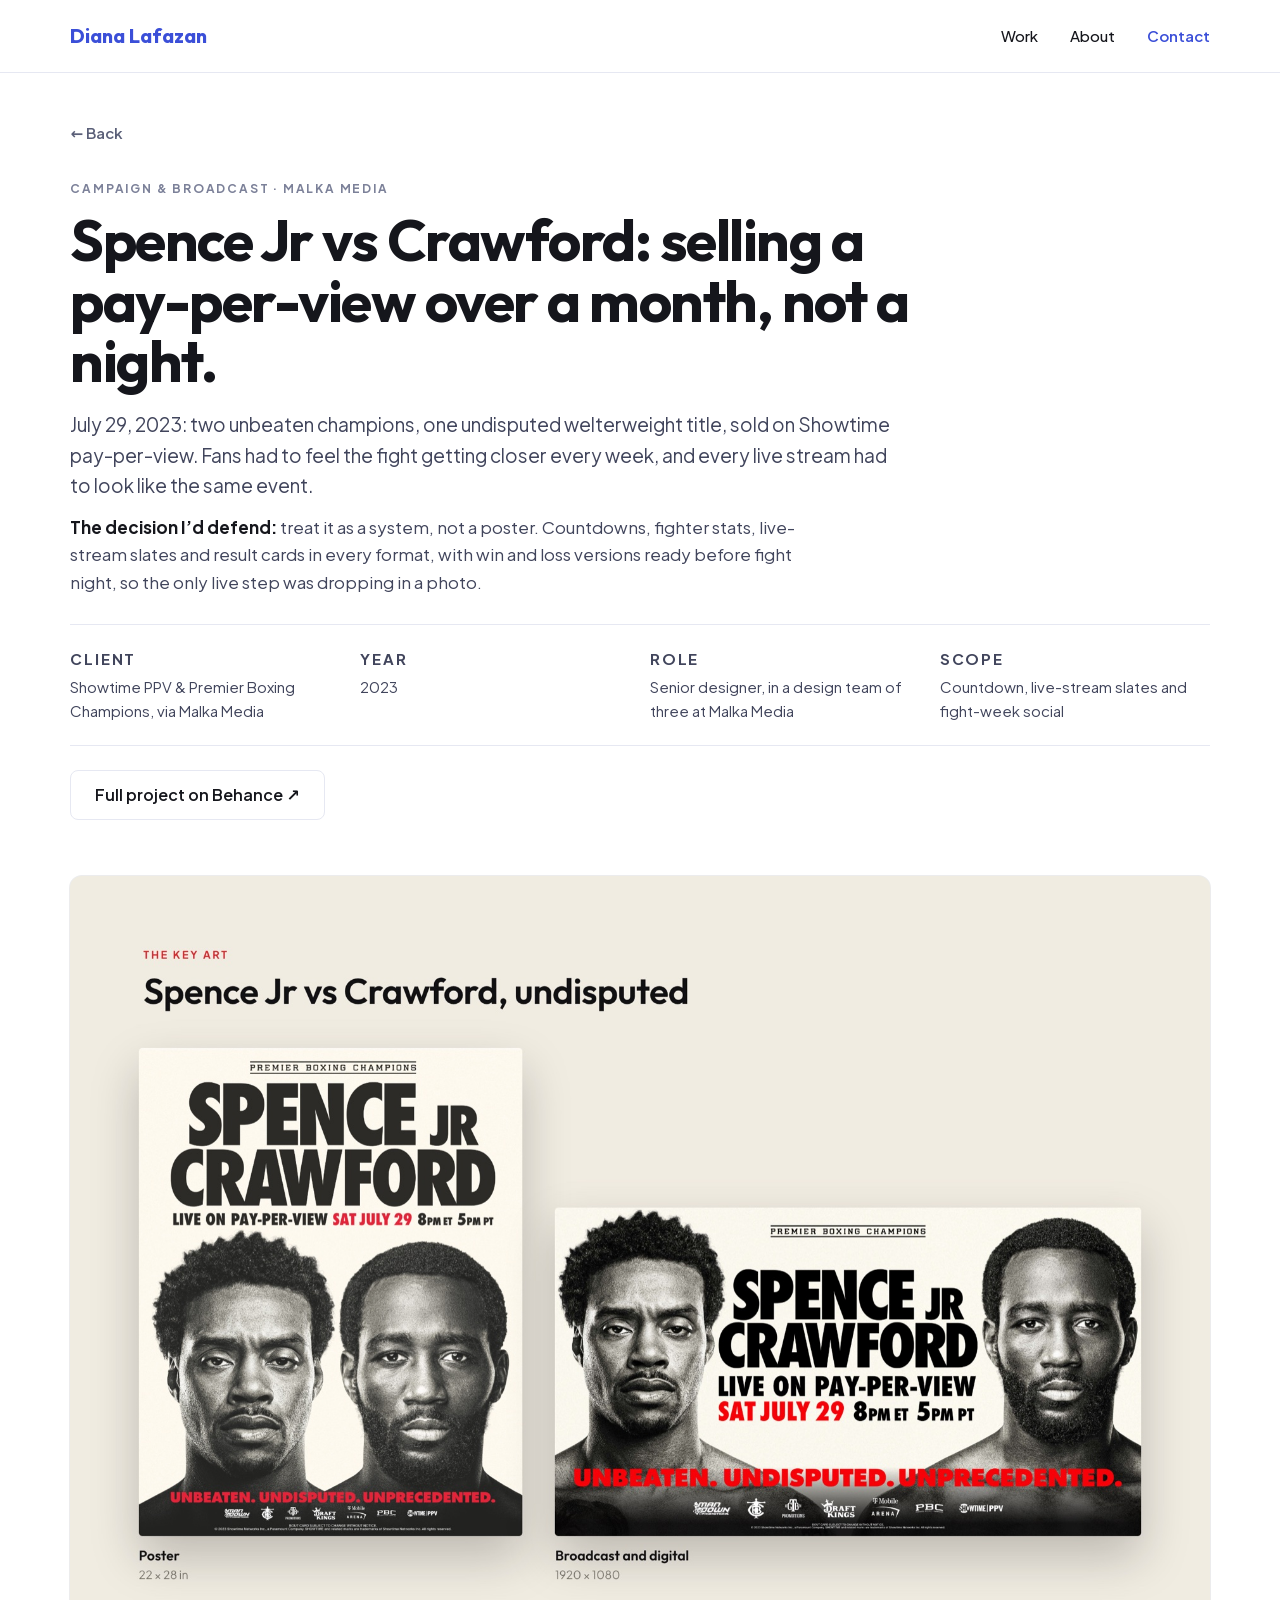
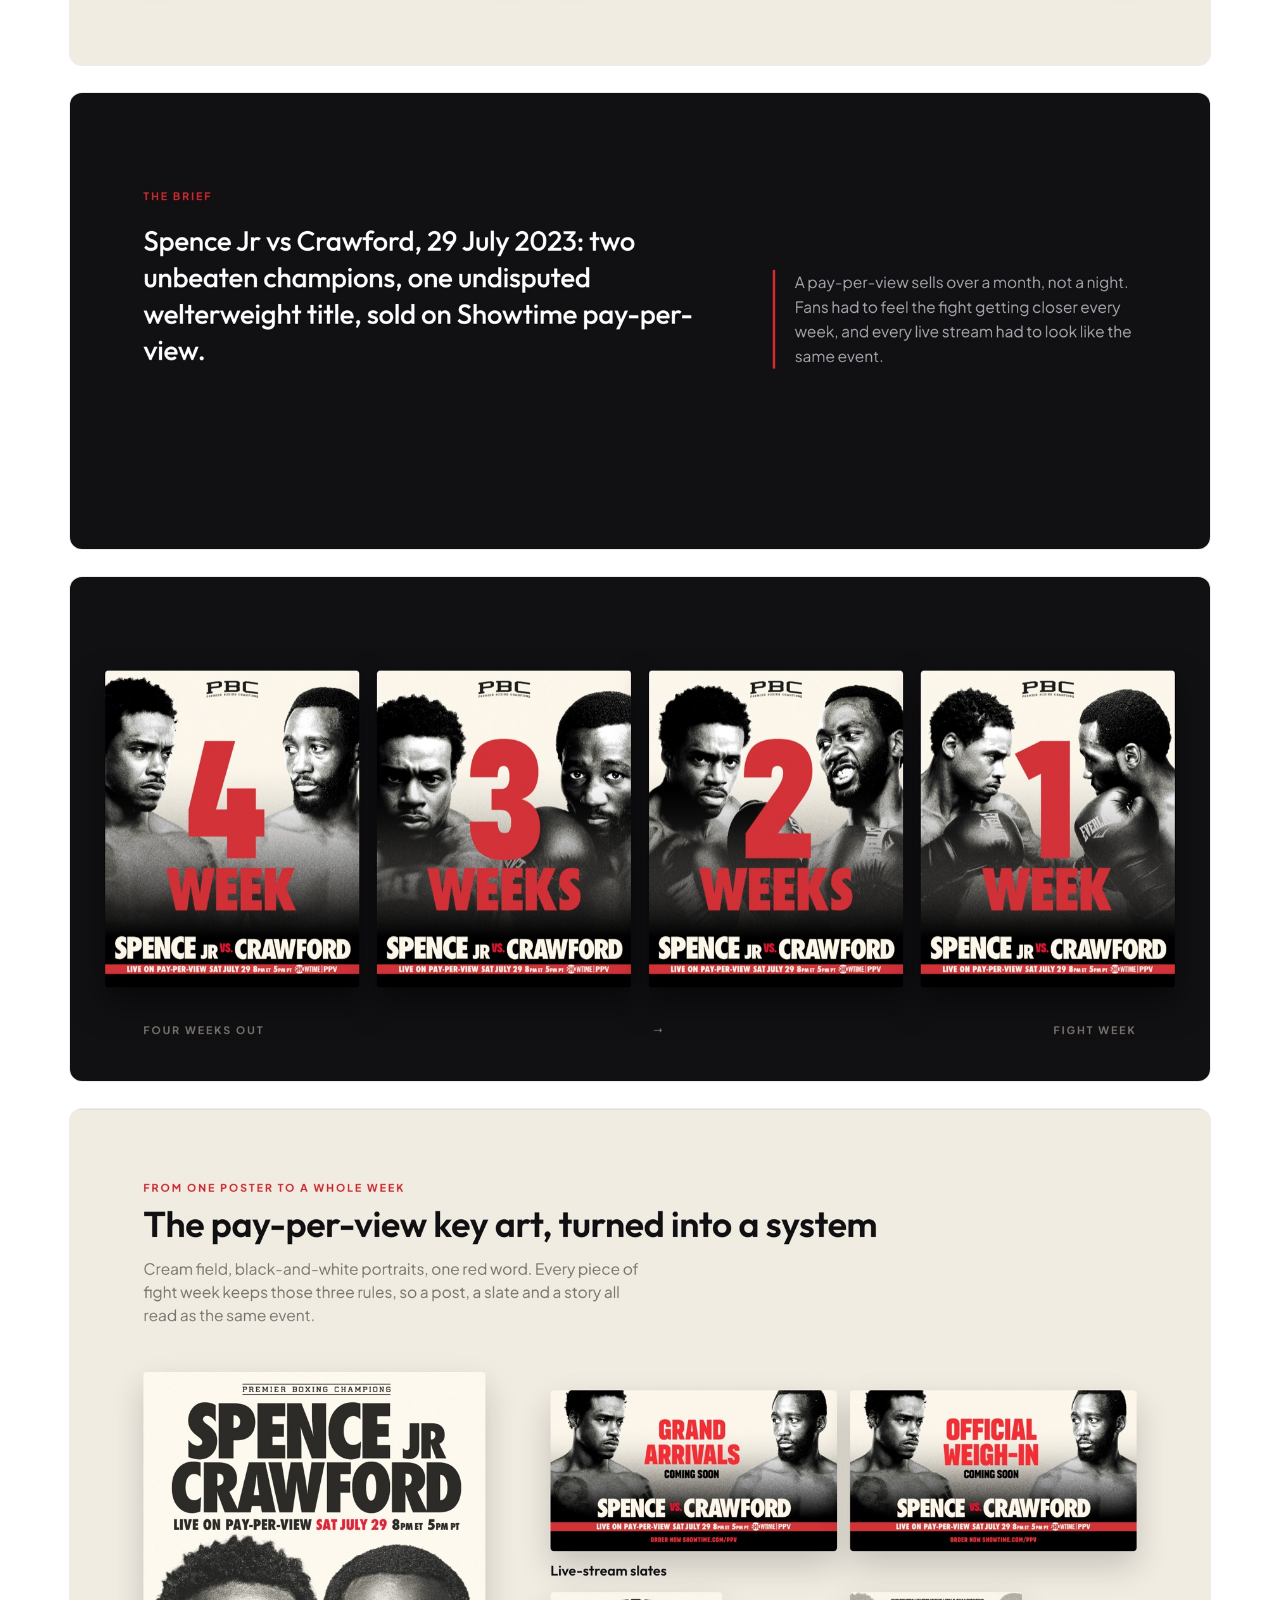
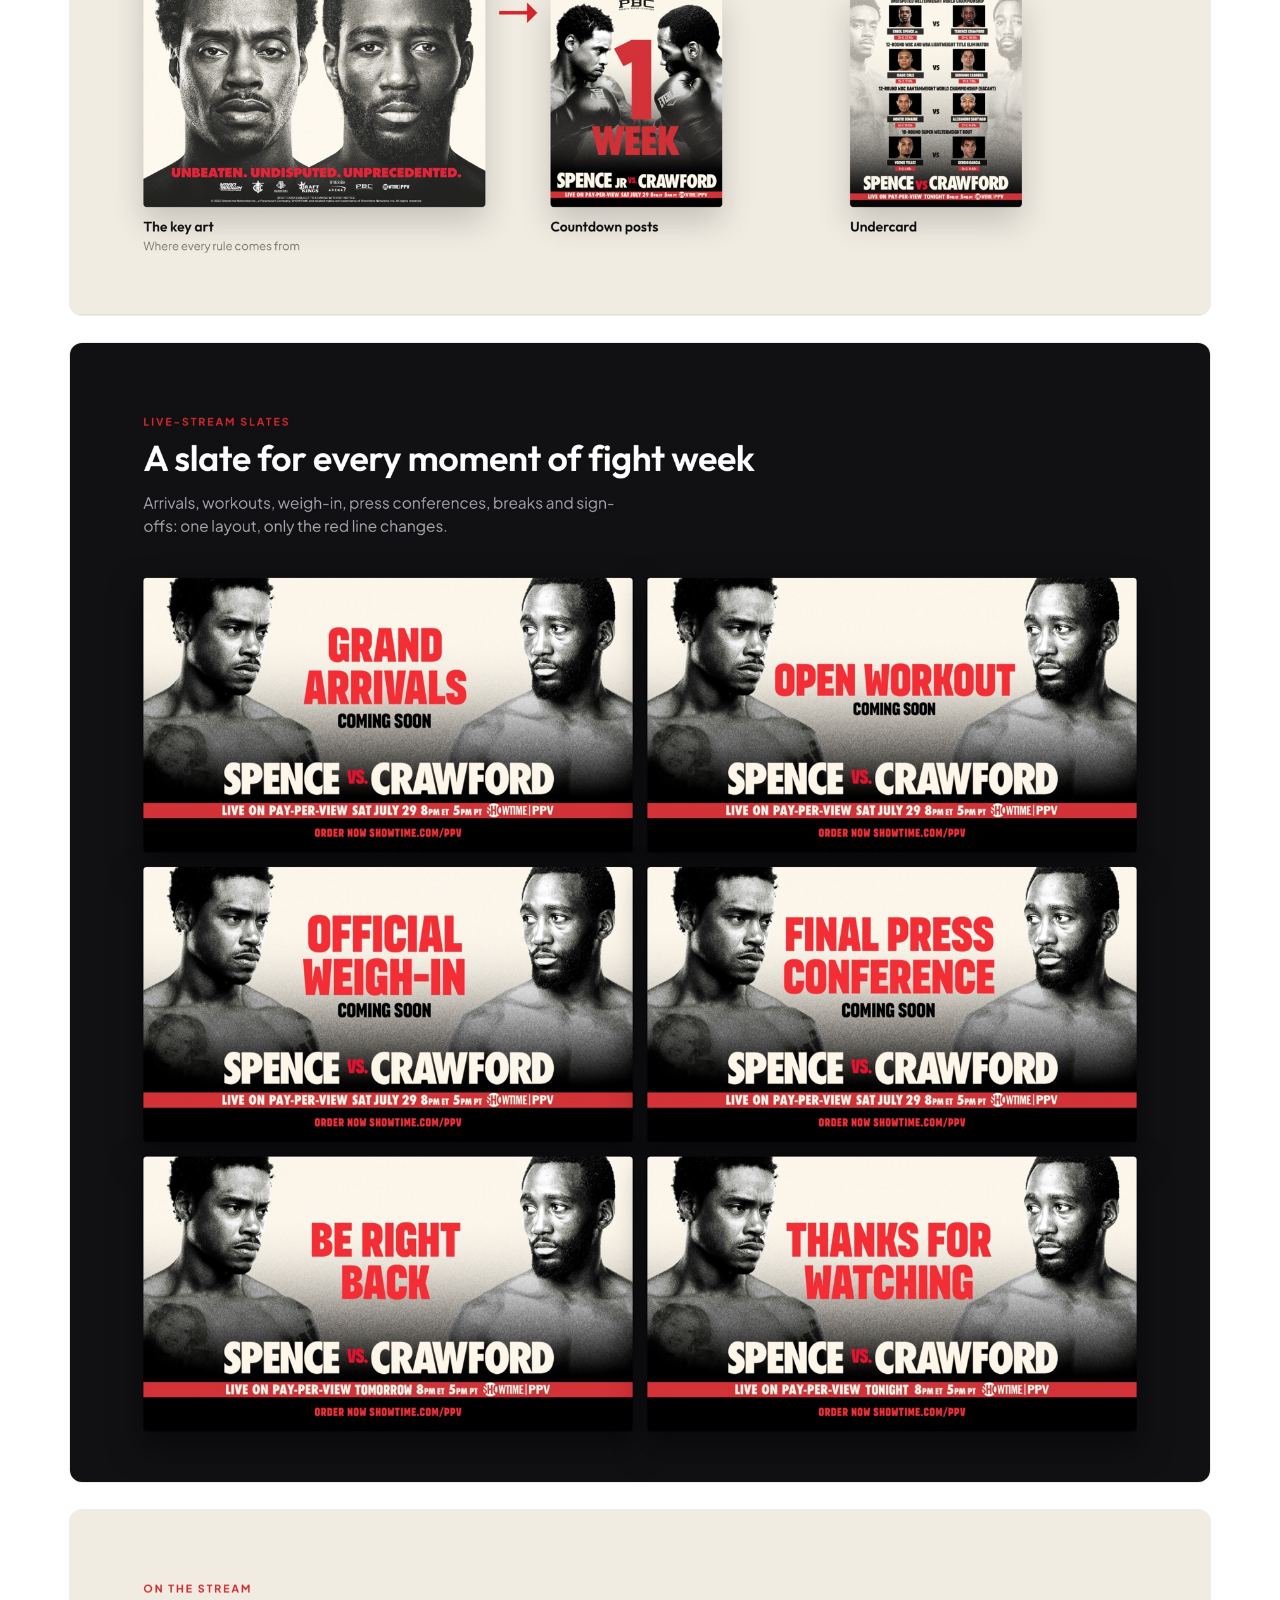
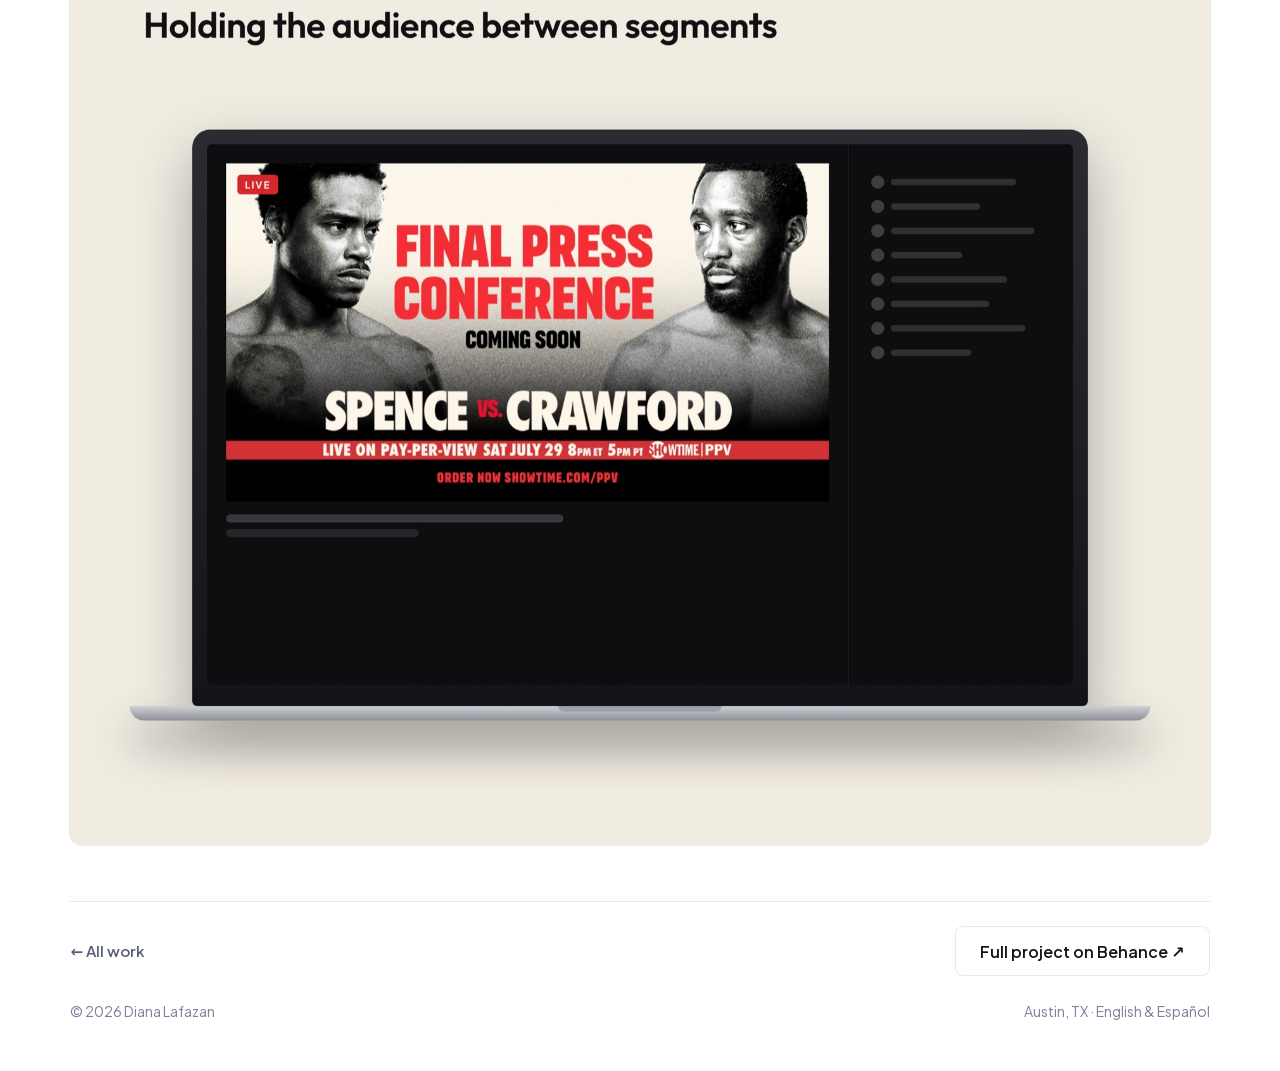
<file: work/showtime.html>
<!DOCTYPE html>
<html lang="en">
<head>
  <meta charset="utf-8">
  <meta name="viewport" content="width=device-width, initial-scale=1">
  <title>Showtime Boxing — Diana Lafazan</title>
  <meta name="description" content="A pay-per-view campaign system, from countdown to fight night.">
  <link rel="stylesheet" href="../assets/css/site.css">
</head>
<body>
<!-- Generated by tools/build.py: edit the text there, not here. -->
<header class="site-header">
  <div class="wrap">
    <a class="brand-name" href="../">Diana Lafazan</a>
    <nav class="site-nav" aria-label="Main">
      <a href="../#work">Work</a>
      <a href="../#about">About</a>
      <a class="cta" href="../#contact">Contact</a>
    </nav>
  </div>
</header>
<main class="wrap">
  <section class="project-head">
    <a class="back" href="../#work" data-back>← Back</a>
    <span class="eyebrow">Campaign & broadcast · Malka Media</span>
    <h1>Spence Jr vs Crawford: selling a pay-per-view over a month, not a night.</h1>
    <p class="lede">July 29, 2023: two unbeaten champions, one undisputed welterweight title, sold on Showtime pay-per-view. Fans had to feel the fight getting closer every week, and every live stream had to look like the same event.</p>
    <p class="decision"><strong>The decision I’d defend:</strong> treat it as a system, not a poster. Countdowns, fighter stats, live-stream slates and result cards in every format, with win and loss versions ready before fight night, so the only live step was dropping in a photo.</p>
    <div class="facts">
        <div><span class="eyebrow">Client</span><span>Showtime PPV & Premier Boxing Champions, via Malka Media</span></div>
        <div><span class="eyebrow">Year</span><span>2023</span></div>
        <div><span class="eyebrow">Role</span><span>Senior designer, in a design team of three at Malka Media</span></div>
        <div><span class="eyebrow">Scope</span><span>Countdown, live-stream slates and fight-week social</span></div>
    </div>
    <div class="btn-row">
        <a class="btn" href="https://www.behance.net/gallery/255116029/Spence-Jr-vs-Crawford-Showtime-PPV-Campaign" target="_blank" rel="noopener">Full project on Behance ↗</a>
    </div>
  </section>
  <section class="slides" aria-label="Project images">
      <img src="../assets/img/projects/showtime/01.jpg" alt="Spence Jr vs Crawford key art" loading="eager">
      <img src="../assets/img/projects/showtime/02.jpg" alt="The brief: two unbeaten champions, one undisputed title" loading="lazy">
      <img src="../assets/img/projects/showtime/03.jpg" alt="Fight-week countdown" loading="lazy">
      <img src="../assets/img/projects/showtime/04.jpg" alt="The campaign system across formats" loading="lazy">
      <img src="../assets/img/projects/showtime/05.jpg" alt="Live-stream slates" loading="lazy">
      <img src="../assets/img/projects/showtime/06.jpg" alt="Stream graphics on the night" loading="lazy">
  </section>
  <div class="project-foot">
    <a class="back" href="../#work" style="margin: 0;">← All work</a>
    <div class="btn-row">
        <a class="btn" href="https://www.behance.net/gallery/255116029/Spence-Jr-vs-Crawford-Showtime-PPV-Campaign" target="_blank" rel="noopener">Full project on Behance ↗</a>
    </div>
  </div>
</main>
<script>
  // "Back" returns to whichever page sent the visitor (home, /brand or /digital).
  document.querySelector('[data-back]').addEventListener('click', function (e) {
    if (document.referrer && new URL(document.referrer).origin === location.origin) { e.preventDefault(); history.back(); }
  });
</script>
<footer class="site-footer">
  <div class="wrap"><span>© 2026 Diana Lafazan</span><span>Austin, TX · English &amp; Español</span></div>
</footer>
</body>
</html>
</file>
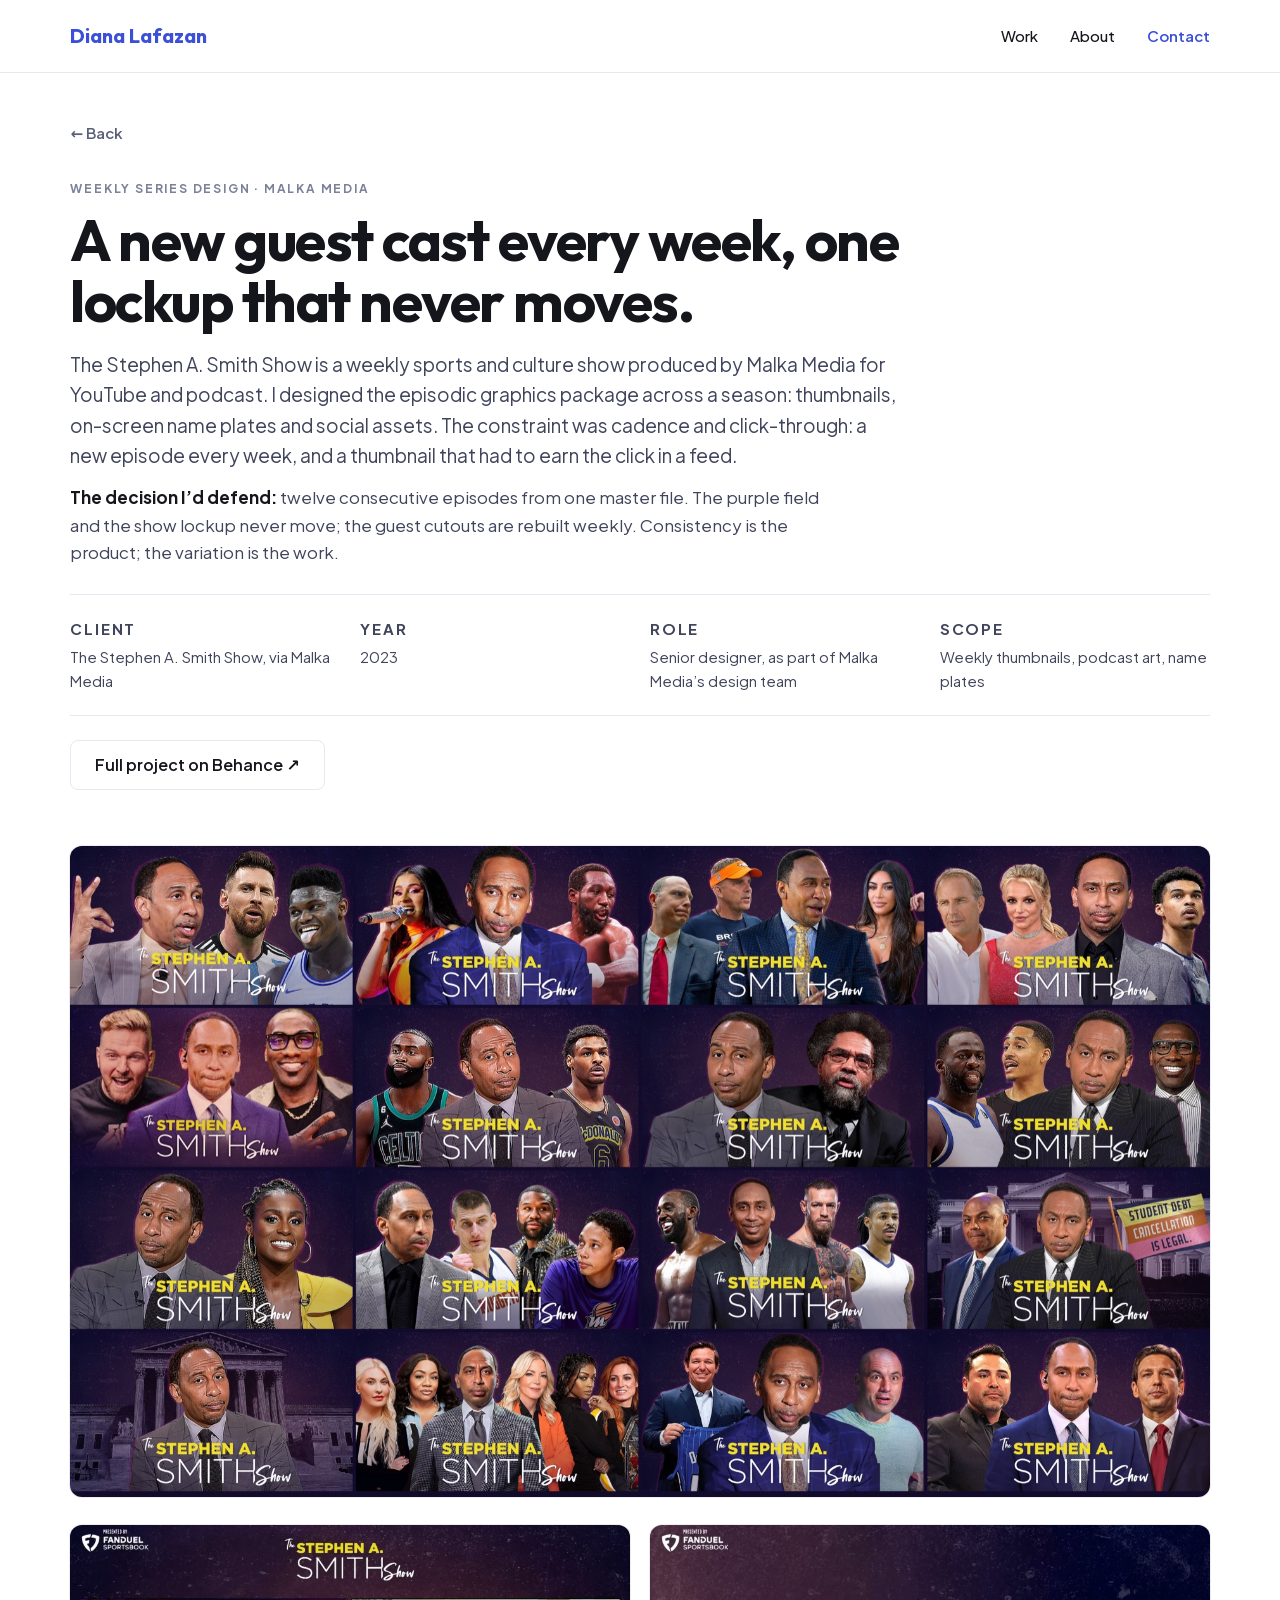
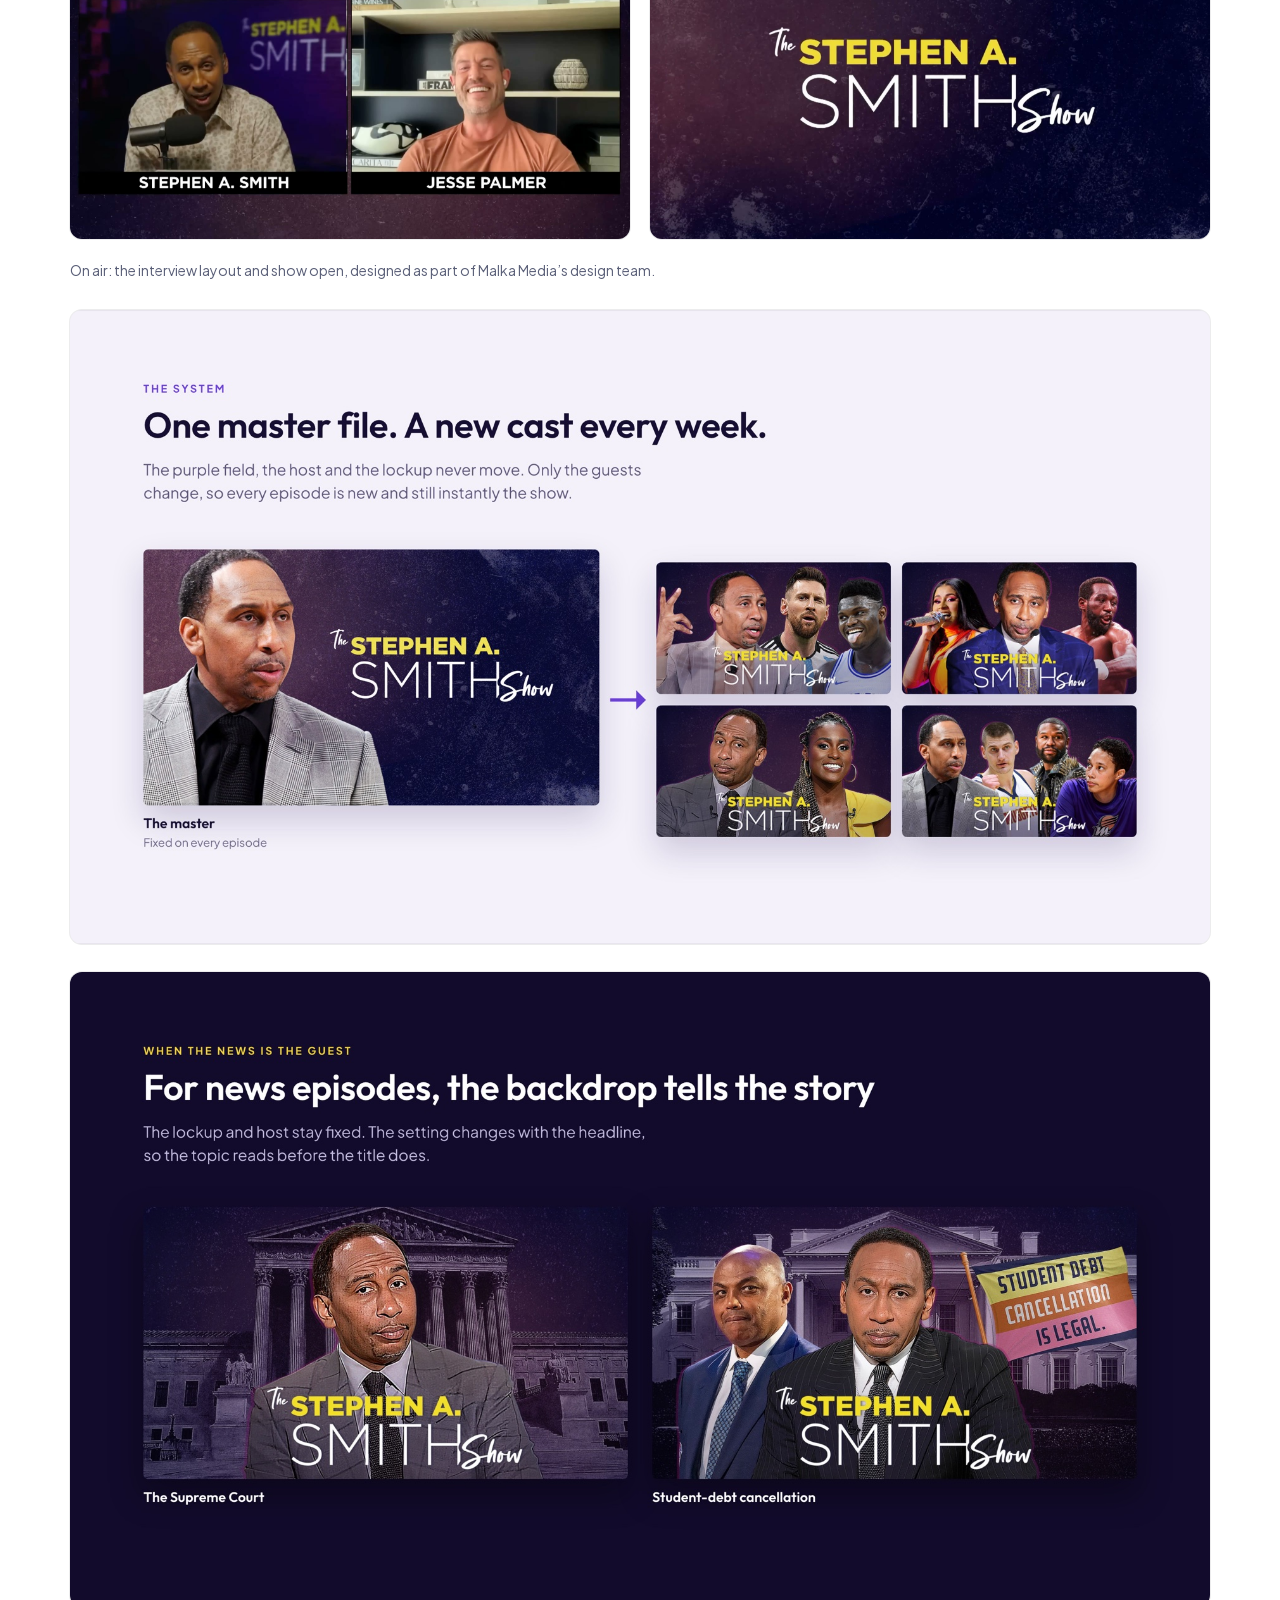
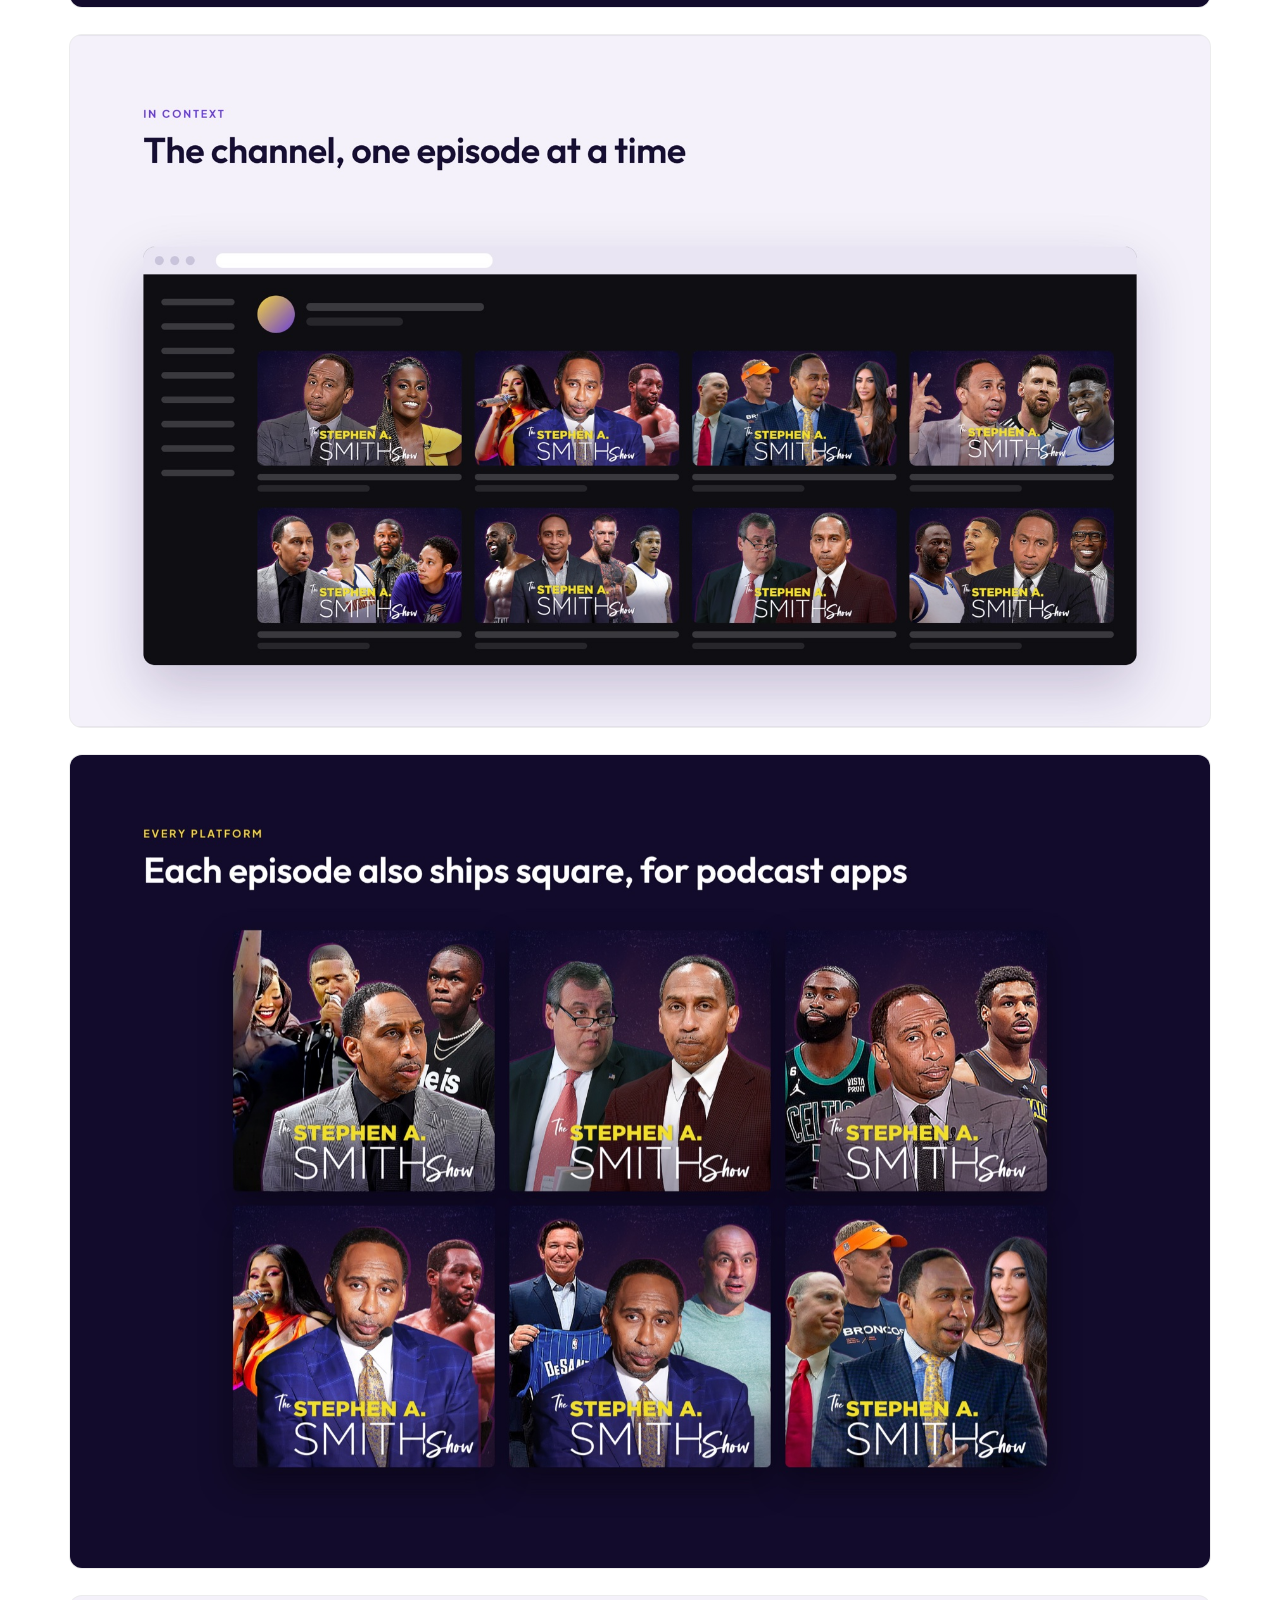
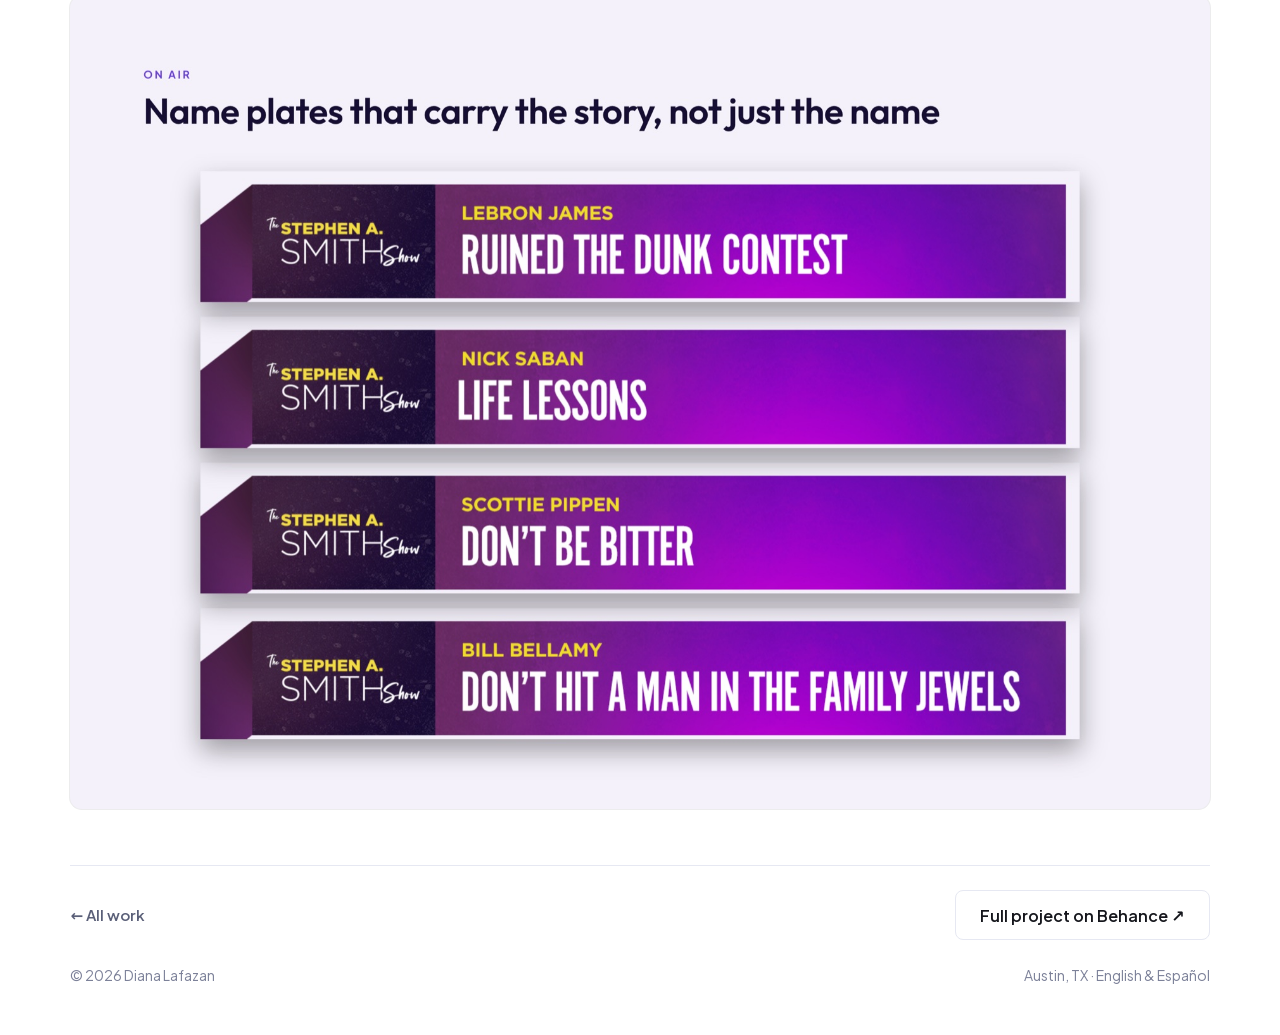
<file: work/stephen-a-smith.html>
<!DOCTYPE html>
<html lang="en">
<head>
  <meta charset="utf-8">
  <meta name="viewport" content="width=device-width, initial-scale=1">
  <title>The Stephen A. Smith Show — Diana Lafazan</title>
  <meta name="description" content="One weekly package, a new guest cast every episode.">
  <link rel="stylesheet" href="../assets/css/site.css">
</head>
<body>
<!-- Generated by tools/build.py: edit the text there, not here. -->
<header class="site-header">
  <div class="wrap">
    <a class="brand-name" href="../">Diana Lafazan</a>
    <nav class="site-nav" aria-label="Main">
      <a href="../#work">Work</a>
      <a href="../#about">About</a>
      <a class="cta" href="../#contact">Contact</a>
    </nav>
  </div>
</header>
<main class="wrap">
  <section class="project-head">
    <a class="back" href="../#work" data-back>← Back</a>
    <span class="eyebrow">Weekly series design · Malka Media</span>
    <h1>A new guest cast every week, one lockup that never moves.</h1>
    <p class="lede">The Stephen A. Smith Show is a weekly sports and culture show produced by Malka Media for YouTube and podcast. I designed the episodic graphics package across a season: thumbnails, on-screen name plates and social assets. The constraint was cadence and click-through: a new episode every week, and a thumbnail that had to earn the click in a feed.</p>
    <p class="decision"><strong>The decision I’d defend:</strong> twelve consecutive episodes from one master file. The purple field and the show lockup never move; the guest cutouts are rebuilt weekly. Consistency is the product; the variation is the work.</p>
    <div class="facts">
        <div><span class="eyebrow">Client</span><span>The Stephen A. Smith Show, via Malka Media</span></div>
        <div><span class="eyebrow">Year</span><span>2023</span></div>
        <div><span class="eyebrow">Role</span><span>Senior designer, as part of Malka Media’s design team</span></div>
        <div><span class="eyebrow">Scope</span><span>Weekly thumbnails, podcast art, name plates</span></div>
    </div>
    <div class="btn-row">
        <a class="btn" href="https://www.behance.net/gallery/255116809/The-Stephen-A-Smith-Show-Weekly-Series-Design" target="_blank" rel="noopener">Full project on Behance ↗</a>
    </div>
  </section>
  <section class="slides" aria-label="Project images">
      <img src="../assets/img/projects/stephen-a-smith/01.jpg" alt="The Stephen A. Smith Show thumbnails" loading="eager">
      <figure class="onair"><img src="../assets/img/projects/stephen-a-smith/onair-interview.jpg" alt="The Stephen A. Smith Show on air: Stephen A. Smith and Jesse Palmer side by side, with the show logo and name bars" loading="lazy"><img src="../assets/img/projects/stephen-a-smith/onair-open.jpg" alt="The Stephen A. Smith Show open on air" loading="lazy"><figcaption>On air: the interview layout and show open, designed as part of Malka Media’s design team.</figcaption></figure>
      <img src="../assets/img/projects/stephen-a-smith/02.jpg" alt="The system: one master file" loading="lazy">
      <img src="../assets/img/projects/stephen-a-smith/03.jpg" alt="Special episodes" loading="lazy">
      <img src="../assets/img/projects/stephen-a-smith/04.jpg" alt="The channel view" loading="lazy">
      <img src="../assets/img/projects/stephen-a-smith/05.jpg" alt="Square social assets" loading="lazy">
      <img src="../assets/img/projects/stephen-a-smith/06.jpg" alt="On-screen name plates" loading="lazy">
  </section>
  <div class="project-foot">
    <a class="back" href="../#work" style="margin: 0;">← All work</a>
    <div class="btn-row">
        <a class="btn" href="https://www.behance.net/gallery/255116809/The-Stephen-A-Smith-Show-Weekly-Series-Design" target="_blank" rel="noopener">Full project on Behance ↗</a>
    </div>
  </div>
</main>
<script>
  // "Back" returns to whichever page sent the visitor (home, /brand or /digital).
  document.querySelector('[data-back]').addEventListener('click', function (e) {
    if (document.referrer && new URL(document.referrer).origin === location.origin) { e.preventDefault(); history.back(); }
  });
</script>
<footer class="site-footer">
  <div class="wrap"><span>© 2026 Diana Lafazan</span><span>Austin, TX · English &amp; Español</span></div>
</footer>
</body>
</html>
</file>
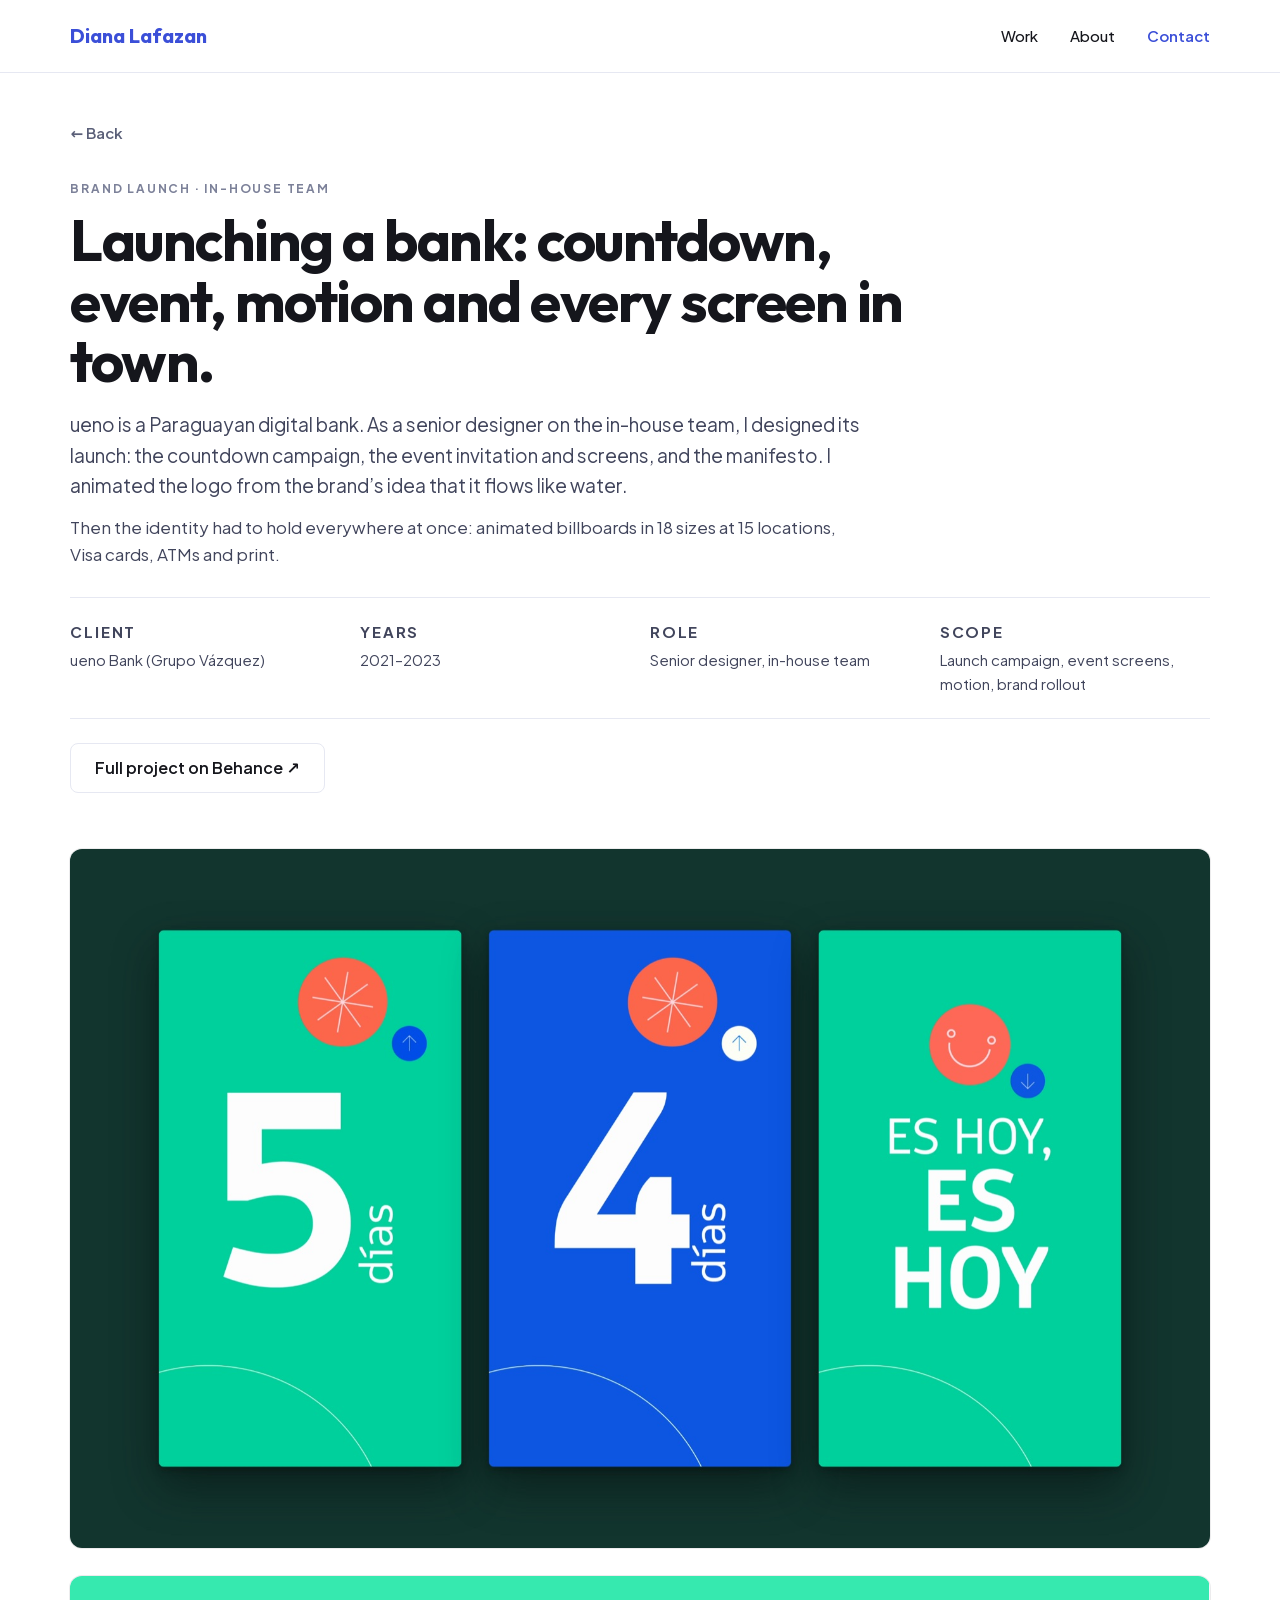
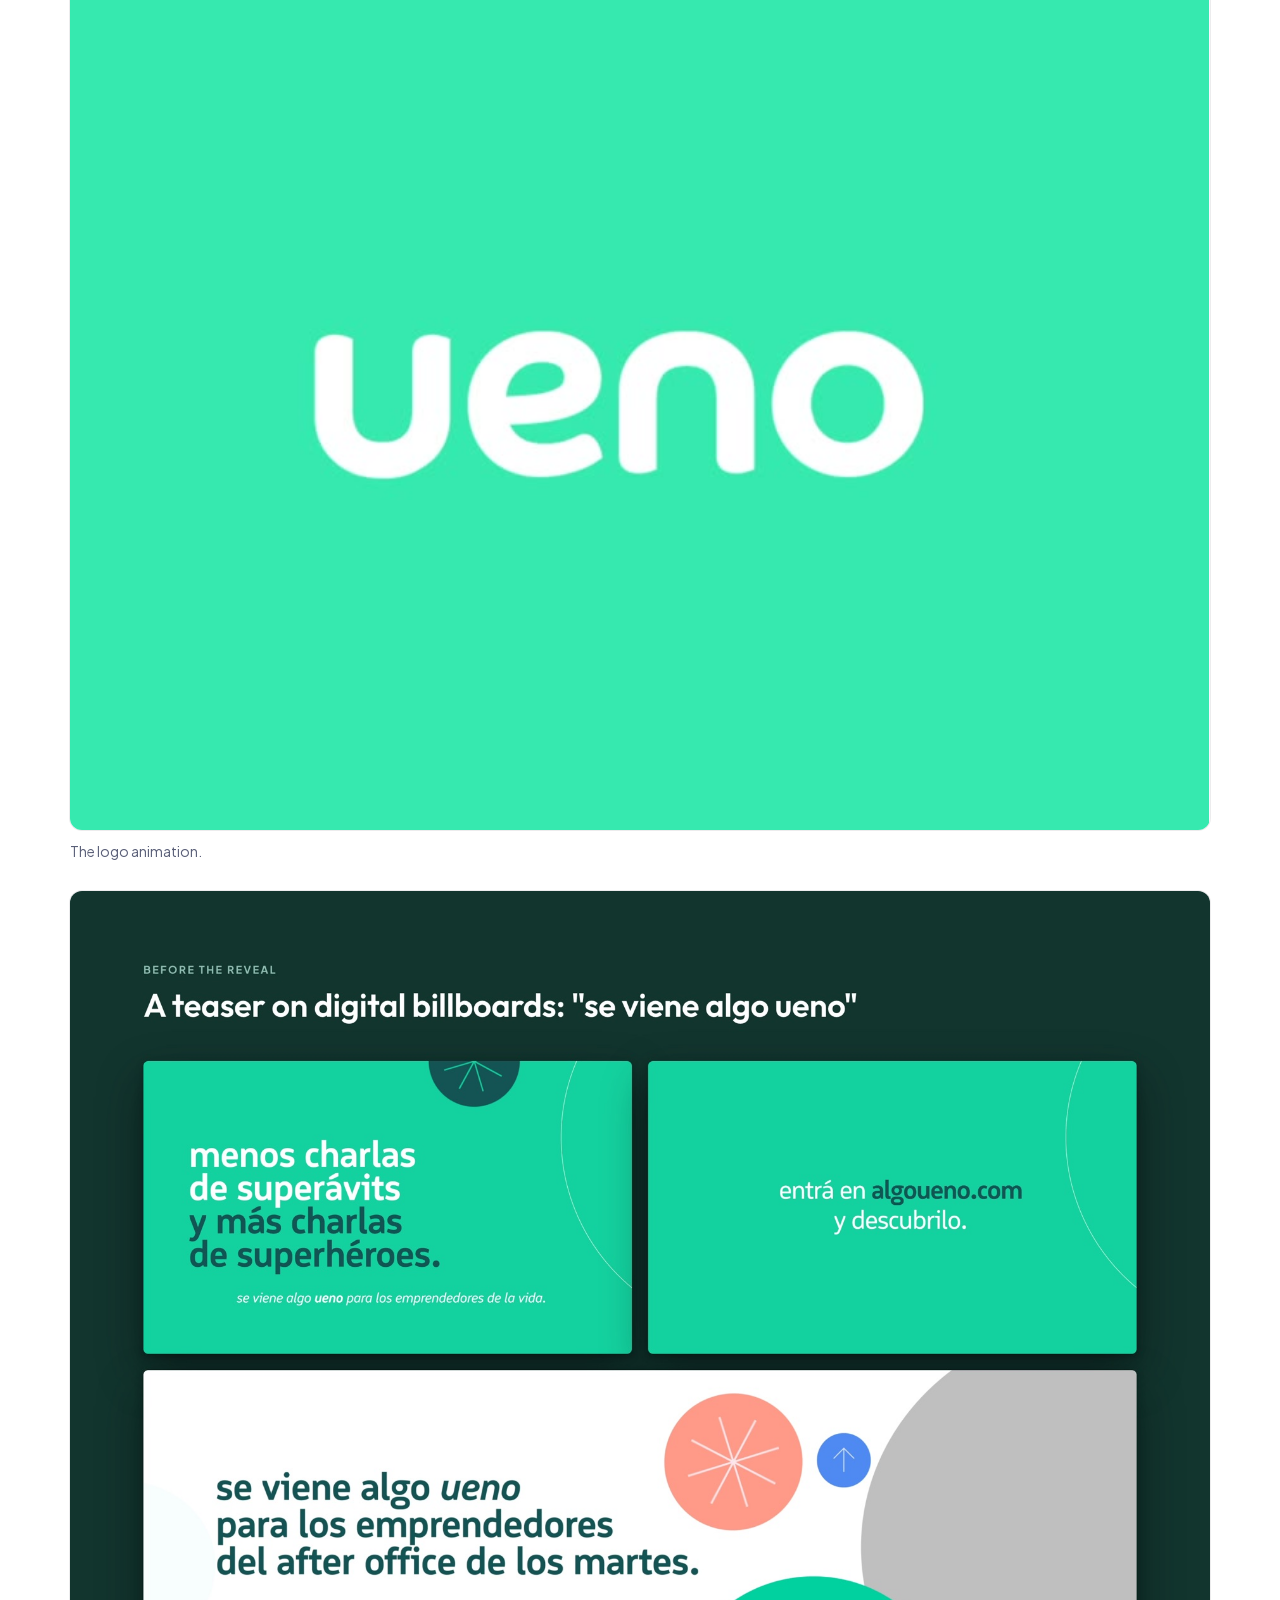
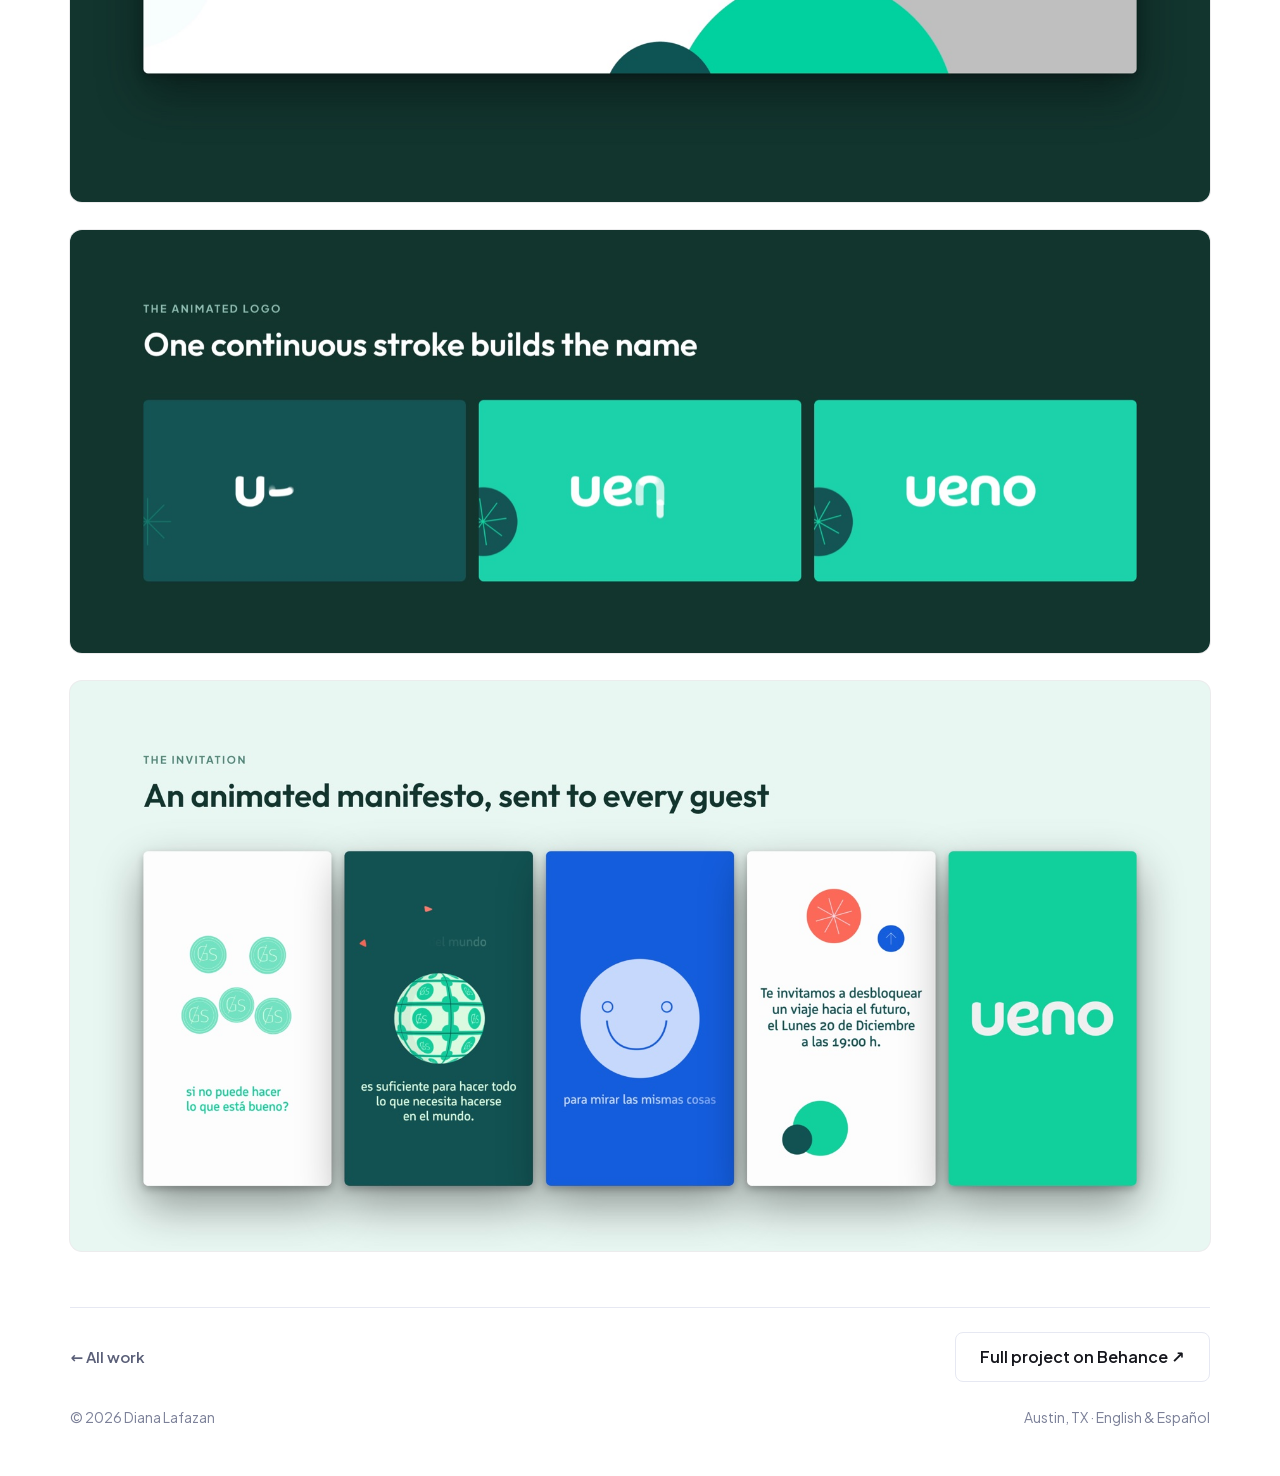
<file: work/ueno.html>
<!DOCTYPE html>
<html lang="en">
<head>
  <meta charset="utf-8">
  <meta name="viewport" content="width=device-width, initial-scale=1">
  <title>ueno Bank — Diana Lafazan</title>
  <meta name="description" content="Launching a digital bank across screens, cards and billboards.">
  <link rel="stylesheet" href="../assets/css/site.css">
</head>
<body>
<!-- Generated by tools/build.py: edit the text there, not here. -->
<header class="site-header">
  <div class="wrap">
    <a class="brand-name" href="../">Diana Lafazan</a>
    <nav class="site-nav" aria-label="Main">
      <a href="../#work">Work</a>
      <a href="../#about">About</a>
      <a class="cta" href="../#contact">Contact</a>
    </nav>
  </div>
</header>
<main class="wrap">
  <section class="project-head">
    <a class="back" href="../#work" data-back>← Back</a>
    <span class="eyebrow">Brand launch · in-house team</span>
    <h1>Launching a bank: countdown, event, motion and every screen in town.</h1>
    <p class="lede">ueno is a Paraguayan digital bank. As a senior designer on the in-house team, I designed its launch: the countdown campaign, the event invitation and screens, and the manifesto. I animated the logo from the brand’s idea that it flows like water.</p>
    <p class="decision">Then the identity had to hold everywhere at once: animated billboards in 18 sizes at 15 locations, Visa cards, ATMs and print.</p>
    <div class="facts">
        <div><span class="eyebrow">Client</span><span>ueno Bank (Grupo Vázquez)</span></div>
        <div><span class="eyebrow">Years</span><span>2021–2023</span></div>
        <div><span class="eyebrow">Role</span><span>Senior designer, in-house team</span></div>
        <div><span class="eyebrow">Scope</span><span>Launch campaign, event screens, motion, brand rollout</span></div>
    </div>
    <div class="btn-row">
        <a class="btn" href="https://www.behance.net/gallery/151566793/ueno-Bank-Brand-Campaigns" target="_blank" rel="noopener">Full project on Behance ↗</a>
    </div>
  </section>
  <section class="slides" aria-label="Project images">
      <img src="../assets/img/projects/ueno/01.jpg" alt="ueno launch countdown" loading="eager">
      <figure><video autoplay muted loop playsinline preload="metadata" poster="../assets/img/ueno-logo-still.jpg" aria-label="ueno logo animation: the wordmark draws itself like flowing water"><source src="../assets/img/ueno-logo-animation.mp4" type="video/mp4"></video><figcaption>The logo animation.</figcaption></figure>
      <img src="../assets/img/projects/ueno/02.jpg" alt="The launch teaser" loading="lazy">
      <img src="../assets/img/projects/ueno/03.jpg" alt="The ueno logo" loading="lazy">
      <img src="../assets/img/projects/ueno/04.jpg" alt="The launch event invitation" loading="lazy">
  </section>
  <div class="project-foot">
    <a class="back" href="../#work" style="margin: 0;">← All work</a>
    <div class="btn-row">
        <a class="btn" href="https://www.behance.net/gallery/151566793/ueno-Bank-Brand-Campaigns" target="_blank" rel="noopener">Full project on Behance ↗</a>
    </div>
  </div>
</main>
<script>
  // "Back" returns to whichever page sent the visitor (home, /brand or /digital).
  document.querySelector('[data-back]').addEventListener('click', function (e) {
    if (document.referrer && new URL(document.referrer).origin === location.origin) { e.preventDefault(); history.back(); }
  });
</script>
<footer class="site-footer">
  <div class="wrap"><span>© 2026 Diana Lafazan</span><span>Austin, TX · English &amp; Español</span></div>
</footer>
</body>
</html>
</file>
<file: assets/css/site.css>
/* Fonts — Outfit (display) + Plus Jakarta Sans (text), self-hosted. Both OFL. */
@font-face { font-family: 'Outfit'; font-weight: 400 700; font-display: swap; src: url(../fonts/outfit-latin.woff2) format('woff2'); }
@font-face { font-family: 'Plus Jakarta Sans'; font-weight: 400 700; font-display: swap; src: url(../fonts/jakarta-latin.woff2) format('woff2');
  unicode-range: U+0000-00FF, U+0131, U+0152-0153, U+02BB-02BC, U+02C6, U+02DA, U+02DC, U+2000-206F, U+20AC, U+2122, U+2191, U+2193, U+2212, U+2215, U+FEFF, U+FFFD; }
@font-face { font-family: 'Plus Jakarta Sans'; font-weight: 400 700; font-display: swap; src: url(../fonts/jakarta-latin-ext.woff2) format('woff2');
  unicode-range: U+0100-02BA, U+02BD-02C5, U+02C7-02CC, U+02CE-02D7, U+02DD-02FF, U+1E00-1E9F, U+2020, U+20A0-20AB, U+20AD-20C4, U+2113, U+2C60-2C7F, U+A720-A7FF; }

/* ── Tokens. Light by default; dark follows the visitor's device setting. ── */
:root {
  color-scheme: light dark;
  --bg: #FFFFFF;
  --surface: #F5F7FF;
  --surface-2: #EEF1FB;
  --ink: #15161C;
  --text: #41455C;
  --muted: #5A5F78;
  --faint: #7C8199;
  --line: #E6E8F2;
  --accent: #3B4FD8;
  --accent-hover: #2B3AA8;
  --on-accent: #FFFFFF;
  --frame: rgba(21, 22, 28, 0.08);
  --band: #15161C;          /* the dark contact band */
  --band-text: #C9CCDE;
  --band-line: #33364A;
  --status-bg: #EAF6EE;
  --status-ink: #1F5135;
  --status-dot: #2E9E5B;
  --status-ring: rgba(46, 158, 91, 0.18);
  --gutter: clamp(16px, 5.5vw, 80px);
  --max: 1200px;
}
@media (prefers-color-scheme: dark) {
  :root {
    --bg: #0F1016;
    --surface: #181A24;
    --surface-2: #1F2230;
    --ink: #F1F2F7;
    --text: #B9BDD0;
    --muted: #9A9FB6;
    --faint: #7F849C;
    --line: #262938;
    --accent: #8B99FF;
    --accent-hover: #B0BAFF;
    --on-accent: #0F1016;
    --frame: rgba(255, 255, 255, 0.08);
    --band: #181A24;
    --band-text: #B9BDD0;
    --band-line: #2C2F40;
    --status-bg: rgba(46, 158, 91, 0.14);
    --status-ink: #9BE0B8;
    --status-dot: #4CC383;
    --status-ring: rgba(76, 195, 131, 0.2);
  }
}

* { box-sizing: border-box; }
html { -webkit-text-size-adjust: 100%; scroll-behavior: smooth; }
@media (prefers-reduced-motion: reduce) { html { scroll-behavior: auto; } }
body { margin: 0; background: var(--bg); color: var(--ink); font: 17px/1.6 'Plus Jakarta Sans', system-ui, sans-serif; -webkit-font-smoothing: antialiased; }
img, video { max-width: 100%; display: block; }
a { color: inherit; text-decoration: none; }
a:hover { color: var(--accent); }
:focus-visible { outline: 2px solid var(--accent); outline-offset: 3px; border-radius: 4px; }
h1, h2, h3 { font-family: 'Outfit', system-ui, sans-serif; margin: 0; color: var(--ink); }
p { margin: 0; color: var(--text); }
strong { color: var(--ink); }

.wrap { max-width: calc(var(--max) + 2 * var(--gutter)); margin: 0 auto; padding: 0 var(--gutter); }
.eyebrow { font-size: 12px; font-weight: 700; letter-spacing: 1.8px; text-transform: uppercase; color: var(--faint); }
.stack { display: flex; flex-direction: column; gap: 16px; }

/* ── Header ── */
.site-header { border-bottom: 1px solid var(--line); }
.site-header .wrap { display: flex; align-items: center; justify-content: space-between; gap: 24px; min-height: 72px; }
.brand-name { font-family: 'Outfit', sans-serif; font-size: 20px; font-weight: 700; color: var(--accent); }
.site-nav { display: flex; align-items: center; gap: clamp(18px, 3vw, 32px); font-size: 15px; font-weight: 500; }
.site-nav .cta { color: var(--accent); font-weight: 600; }
.brand-name { white-space: nowrap; }
@media (max-width: 420px) { .brand-name { font-size: 18px; } .site-nav { gap: 14px; font-size: 14px; } }

/* ── Buttons ── */
.btn { display: inline-flex; align-items: center; gap: 8px; min-height: 50px; padding: 0 24px; border-radius: 8px; font-size: 16px; font-weight: 600; border: 1.5px solid var(--line); color: var(--ink); background: transparent; }
.btn:hover { border-color: var(--accent); color: var(--accent); }
.btn.primary { background: var(--accent); border-color: var(--accent); color: var(--on-accent); }
.btn.primary:hover { background: var(--accent-hover); border-color: var(--accent-hover); color: var(--on-accent); }
.btn-row { display: flex; gap: 12px; flex-wrap: wrap; }

/* ── Hero ── */
.hero { padding: clamp(40px, 6vw, 80px) 0 clamp(40px, 5vw, 64px); }
.hero .wrap { display: grid; grid-template-columns: minmax(0, 7fr) minmax(0, 5fr); gap: 40px 64px; align-items: center; }
.hero h1 { font-size: clamp(38px, 5vw, 62px); line-height: 1.03; font-weight: 700; letter-spacing: -1.6px; }
.hero .lede { font-size: 19px; }
.hero .note { color: var(--muted); font-size: 16px; }
/* Availability pill: reads as a live status, not a request */
.status { align-self: flex-start; display: inline-flex; align-items: center; gap: 10px; padding: 8px 16px; border-radius: 99px;
  background: var(--status-bg); color: var(--status-ink); font-size: 14px; font-weight: 600; line-height: 1.3; }
.status i { width: 8px; height: 8px; border-radius: 50%; background: var(--status-dot); flex: none; box-shadow: 0 0 0 4px var(--status-ring); }
.portrait { margin: 0; }
.portrait img { width: 100%; aspect-ratio: 4 / 5; object-fit: cover; object-position: 56% 28%; border-radius: 16px; }
.portrait figcaption { margin-top: 10px; font-size: 14px; color: var(--muted); }
@media (max-width: 860px) {
  .hero .wrap { grid-template-columns: minmax(0, 1fr); }
  .portrait { max-width: 420px; }
  .portrait img { aspect-ratio: 4 / 3; }
}

/* ── Numbers ── */
.numbers { display: grid; grid-template-columns: repeat(auto-fit, minmax(200px, 1fr)); gap: 28px; padding: 28px 0; border-top: 1px solid var(--line); border-bottom: 1px solid var(--line); }
.numbers b { display: block; font: 600 32px/1 'Outfit', sans-serif; color: var(--accent); margin-bottom: 8px; }
.numbers span { font-size: 15px; color: var(--muted); line-height: 1.45; display: block; }

/* ── Sections ── */
.section { padding-top: clamp(56px, 7vw, 96px); }
.section-head { display: flex; align-items: baseline; justify-content: space-between; gap: 14px; flex-wrap: wrap; margin-bottom: 28px; }
.section-head h2 { font-size: clamp(30px, 3.2vw, 40px); font-weight: 600; letter-spacing: -0.8px; }
.section-head span { color: var(--muted); font-size: 15px; }

/* ── Work grid: every card opens a project page on this site ── */
.grid { display: grid; grid-template-columns: repeat(2, minmax(0, 1fr)); gap: 44px 32px; }
.card { display: flex; flex-direction: column; gap: 12px; min-width: 0; }
.card .thumb { aspect-ratio: 16 / 10; border-radius: 14px; overflow: hidden; background: var(--surface); box-shadow: 0 0 0 1px var(--frame); }
.card .thumb img, .card .thumb video { width: 100%; height: 100%; object-fit: cover; transition: transform .4s ease; }
.card:hover .thumb img, .card:hover .thumb video { transform: scale(1.02); }
.card .meta { display: flex; justify-content: space-between; gap: 12px; align-items: baseline; }
.card h3 { font-size: 22px; font-weight: 600; }
.card .tag { font-size: 14px; color: var(--muted); white-space: nowrap; }
.card p { font-size: 15px; }
.card .go { font-size: 15px; font-weight: 600; color: var(--accent); }
.card:hover h3 { color: var(--accent); }
.card .still { display: none; }
@media (prefers-reduced-motion: reduce) {
  .card .thumb video { display: none; }
  .card .still { display: block; }
  .card:hover .thumb img { transform: none; }
}
@media (max-width: 760px) { .grid { grid-template-columns: minmax(0, 1fr); } }

.also { margin-top: 36px; padding: 22px 24px; border-radius: 12px; background: var(--surface); color: var(--text); font-size: 16px; }
.also a { color: var(--accent); font-weight: 600; }

/* ── How I work ── */
.how { display: grid; grid-template-columns: repeat(3, minmax(0, 1fr)); gap: 32px; padding: 36px 40px; border-radius: 16px; background: var(--surface); }
.how h3 { font-size: 20px; font-weight: 600; color: var(--accent); margin-bottom: 10px; }
.how p { font-size: 16px; }
@media (max-width: 860px) { .how { grid-template-columns: minmax(0, 1fr); padding: 28px 24px; } }

/* ── About ── */
.about { display: grid; grid-template-columns: minmax(0, 6fr) minmax(0, 5fr); gap: 40px 64px; }
.about h2 { font-size: 34px; font-weight: 600; margin-bottom: 4px; }
.rows > div { display: flex; justify-content: space-between; gap: 16px; padding: 11px 0; border-bottom: 1px solid var(--line); }
.rows > div:last-child { border-bottom: 0; }
.rows b { font-weight: 600; color: var(--ink); }
.rows span { font-size: 15px; color: var(--muted); text-align: right; }
.edu { display: flex; flex-direction: column; gap: 8px; padding-top: 12px; font-size: 16px; color: var(--text); }
@media (max-width: 860px) { .about { grid-template-columns: minmax(0, 1fr); } }

/* ── Contact band ── */
.hire { margin: clamp(56px, 7vw, 96px) 0 40px; padding: clamp(28px, 4vw, 48px); border-radius: 16px; background: var(--band); color: #fff;
  display: grid; grid-template-columns: minmax(0, 7fr) minmax(0, 4fr); gap: 32px 56px; align-items: center; }
.hire h2 { font-size: clamp(30px, 3.4vw, 42px); line-height: 1.1; font-weight: 600; letter-spacing: -1px; color: #fff; }
.hire p { color: var(--band-text); }
.hire .btn { border-color: var(--band-line); color: #fff; }
.hire .btn:hover { border-color: #fff; color: #fff; }
.hire .btn.white { background: #fff; border-color: #fff; color: #15161C; }
.hire .btn.primary { background: #3B4FD8; border-color: #3B4FD8; color: #fff; }
.hire .rows > div { border-color: var(--band-line); }
.hire .rows span { color: #9BA0BA; text-align: left; }
.hire .rows b { color: #fff; text-align: right; }
@media (max-width: 860px) { .hire { grid-template-columns: minmax(0, 1fr); } }

.site-footer { padding: 24px 0 48px; color: var(--faint); font-size: 14px; }
.site-footer .wrap { display: flex; justify-content: space-between; gap: 16px; flex-wrap: wrap; }

/* ── Project pages: a short written intro, then the slides ── */
.project-head { padding: clamp(28px, 4vw, 48px) 0 8px; }
.back { display: flex; width: fit-content; gap: 6px; font-size: 15px; font-weight: 600; color: var(--muted); margin-bottom: 28px; }
.project-head h1 { font-size: clamp(36px, 4.6vw, 58px); line-height: 1.04; font-weight: 700; letter-spacing: -1.5px; max-width: 22ch; margin-top: 10px; }
.project-head .lede { font-size: 19px; max-width: 64ch; margin-top: 18px; }
.project-head .decision { max-width: 64ch; margin-top: 14px; }
.facts { display: grid; grid-template-columns: repeat(4, minmax(0, 1fr)); gap: 20px; padding: 22px 0; margin-top: 28px; border-top: 1px solid var(--line); border-bottom: 1px solid var(--line); }
.facts span { display: block; color: var(--text); font-size: 15px; }
.facts .eyebrow { margin-bottom: 4px; }
@media (max-width: 760px) { .facts { grid-template-columns: repeat(2, minmax(0, 1fr)); } }
.project-head .btn-row { margin-top: 24px; }

.slides { display: flex; flex-direction: column; gap: clamp(16px, 2.4vw, 28px); padding-top: clamp(28px, 4vw, 48px); }
.slides img, .slides video { width: 100%; border-radius: 12px; box-shadow: 0 0 0 1px var(--frame); background: var(--surface); }
.slides figure { margin: 0; }
.slides figcaption { font-size: 14px; color: var(--muted); margin-top: 10px; }
.slides .onair { display: grid; grid-template-columns: repeat(2, minmax(0, 1fr)); gap: clamp(12px, 2vw, 20px); }
.slides .onair figcaption { grid-column: 1 / -1; margin-top: 0; }
@media (max-width: 760px) { .slides .onair { grid-template-columns: minmax(0, 1fr); } }

.project-foot { display: flex; justify-content: space-between; align-items: center; gap: 16px; flex-wrap: wrap; margin-top: 56px; padding-top: 24px; border-top: 1px solid var(--line); }
</file>
<file: cv/cv.css>
/* Shared print styles for both CVs. One column, real text, so ATS parsers read it cleanly. */
@font-face { font-family: 'Outfit'; font-weight: 400 700; src: url(../assets/fonts/outfit-latin.woff2) format('woff2'); }
@font-face { font-family: 'Plus Jakarta Sans'; font-weight: 400 700; src: url(../assets/fonts/jakarta-latin.woff2) format('woff2');
  unicode-range: U+0000-00FF, U+0131, U+0152-0153, U+02BB-02BC, U+02C6, U+02DA, U+02DC, U+2000-206F, U+20AC, U+2122, U+2212, U+FEFF; }
@font-face { font-family: 'Plus Jakarta Sans'; font-weight: 400 700; src: url(../assets/fonts/jakarta-latin-ext.woff2) format('woff2');
  unicode-range: U+0100-02BA, U+02BD-02C5, U+02C7-02CC, U+02CE-02D7, U+02DD-02FF, U+1E00-1E9F, U+2020, U+20A0-20AB, U+20AD-20C4, U+2113, U+2C60-2C7F, U+A720-A7FF; }

@page { size: letter; margin: 0.34in 0.55in; }
* { box-sizing: border-box; }
html { background: #fff; }
body { margin: 0; color: #15161C; font: 9.1pt/1.33 'Plus Jakarta Sans', Arial, sans-serif; -webkit-print-color-adjust: exact; print-color-adjust: exact; }
@media screen { body { max-width: 8.5in; margin: 24px auto; padding: 0.5in 0.6in; box-shadow: 0 1px 6px rgba(0,0,0,.15); } }
h1, h2, h3 { font-family: 'Outfit', Arial, sans-serif; margin: 0; }
a { color: inherit; text-decoration: none; }

header { border-bottom: 2px solid #3B4FD8; padding-bottom: 7pt; margin-bottom: 7pt; }
h1 { font-size: 24pt; line-height: 1; font-weight: 700; letter-spacing: -0.4pt; }
.title { font: 600 12.5pt/1.2 'Outfit', Arial, sans-serif; color: #3B4FD8; margin-top: 3pt; }
.contact { margin-top: 6pt; color: #41455C; font-size: 9pt; }
.contact span + span::before { content: "·"; margin: 0 5pt; color: #9BA0BA; }

section { margin-top: 7pt; }
h2 { font-size: 9.5pt; font-weight: 700; letter-spacing: 0; text-transform: uppercase; color: #3B4FD8; margin-bottom: 4pt; }
p { margin: 0; }
.summary { color: #2A2D3E; }

.skills { display: grid; grid-template-columns: 1.25in 1fr; gap: 1pt 10pt; }
.skills b { font-weight: 700; }
.skills span { color: #41455C; }

.job { margin-top: 5pt; break-inside: avoid; }
.job-head { display: flex; justify-content: space-between; gap: 12pt; align-items: baseline; }
.job-head h3 { font-size: 10.6pt; font-weight: 600; }
.job-head .when { color: #5A5F78; font-size: 9pt; white-space: nowrap; }
.role { color: #41455C; font-size: 9.2pt; }
ul { margin: 2pt 0 0; padding-left: 12pt; }
li { margin-top: 1pt; color: #2A2D3E; }
li::marker { color: #3B4FD8; }

.earlier { color: #41455C; }
.edu div { display: flex; justify-content: space-between; gap: 12pt; }
.edu .when { color: #5A5F78; white-space: nowrap; }
.role a { color: #3B4FD8; }
</file>
